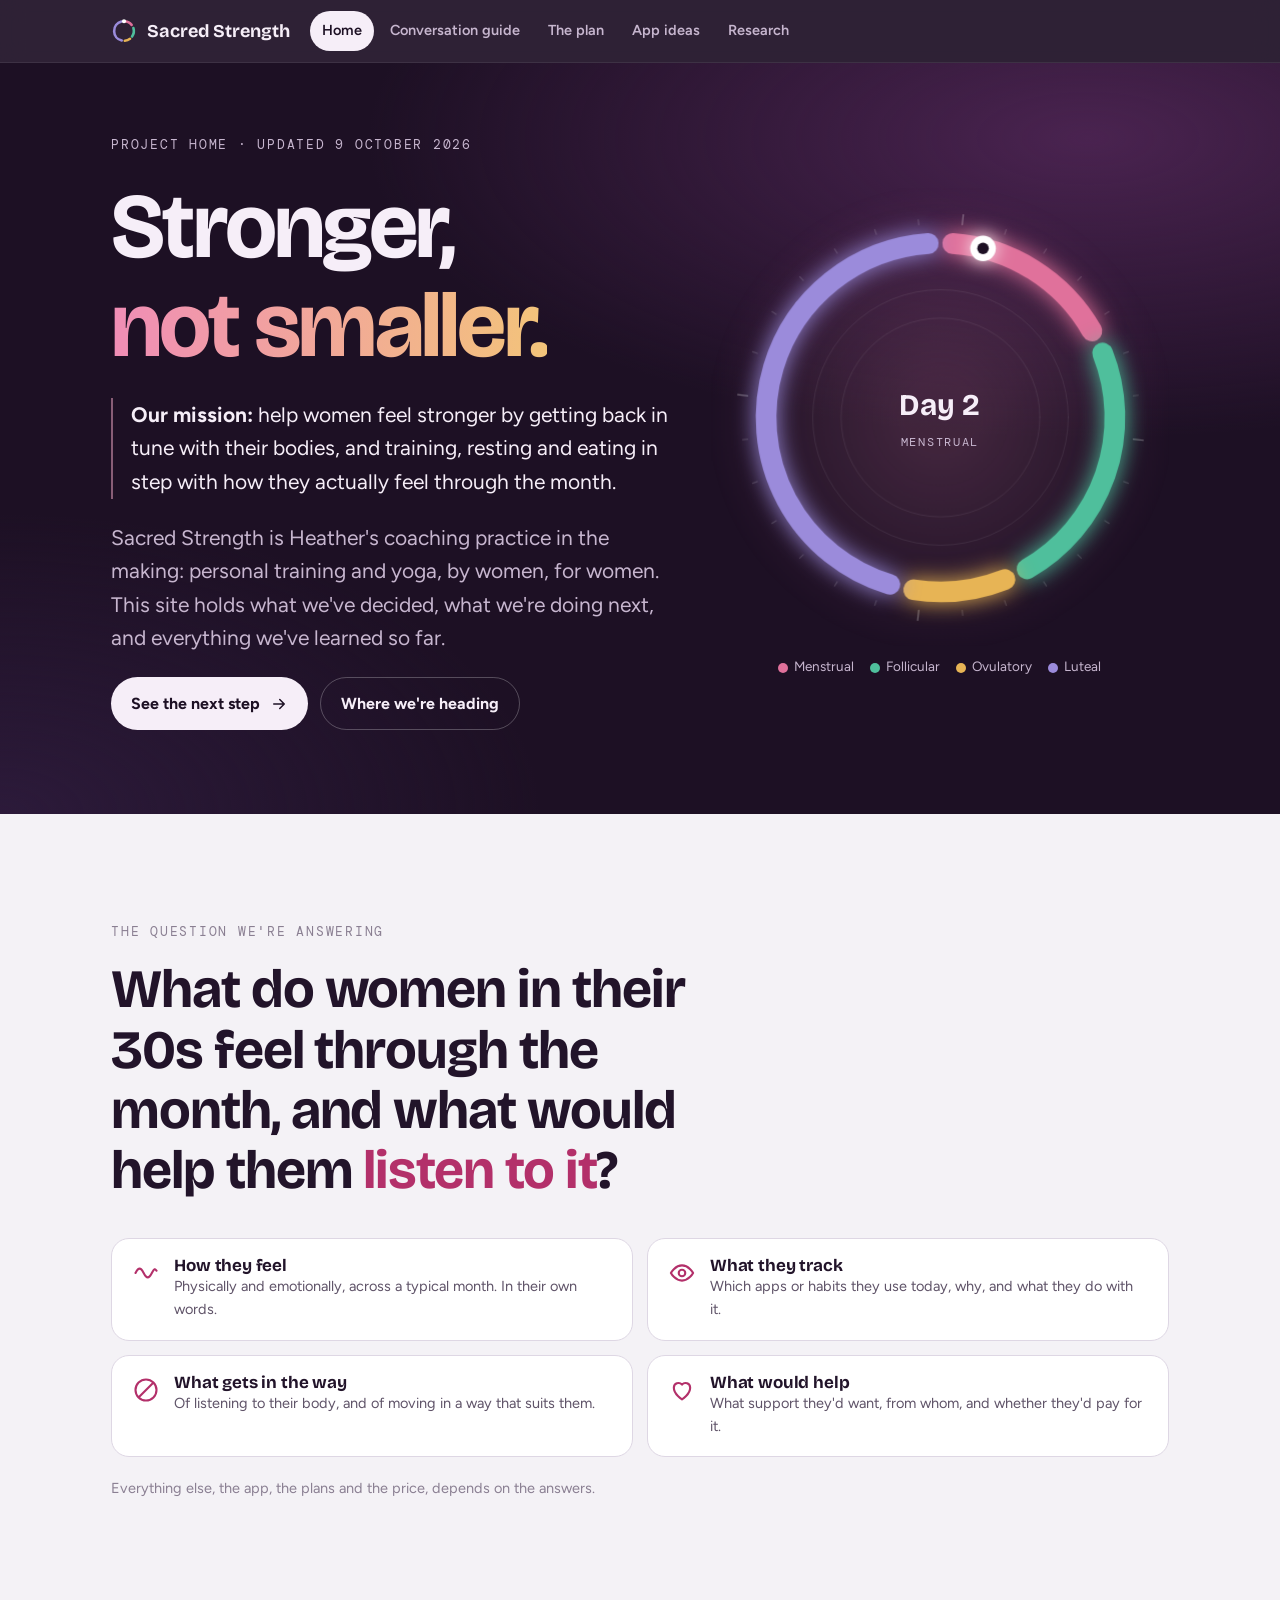
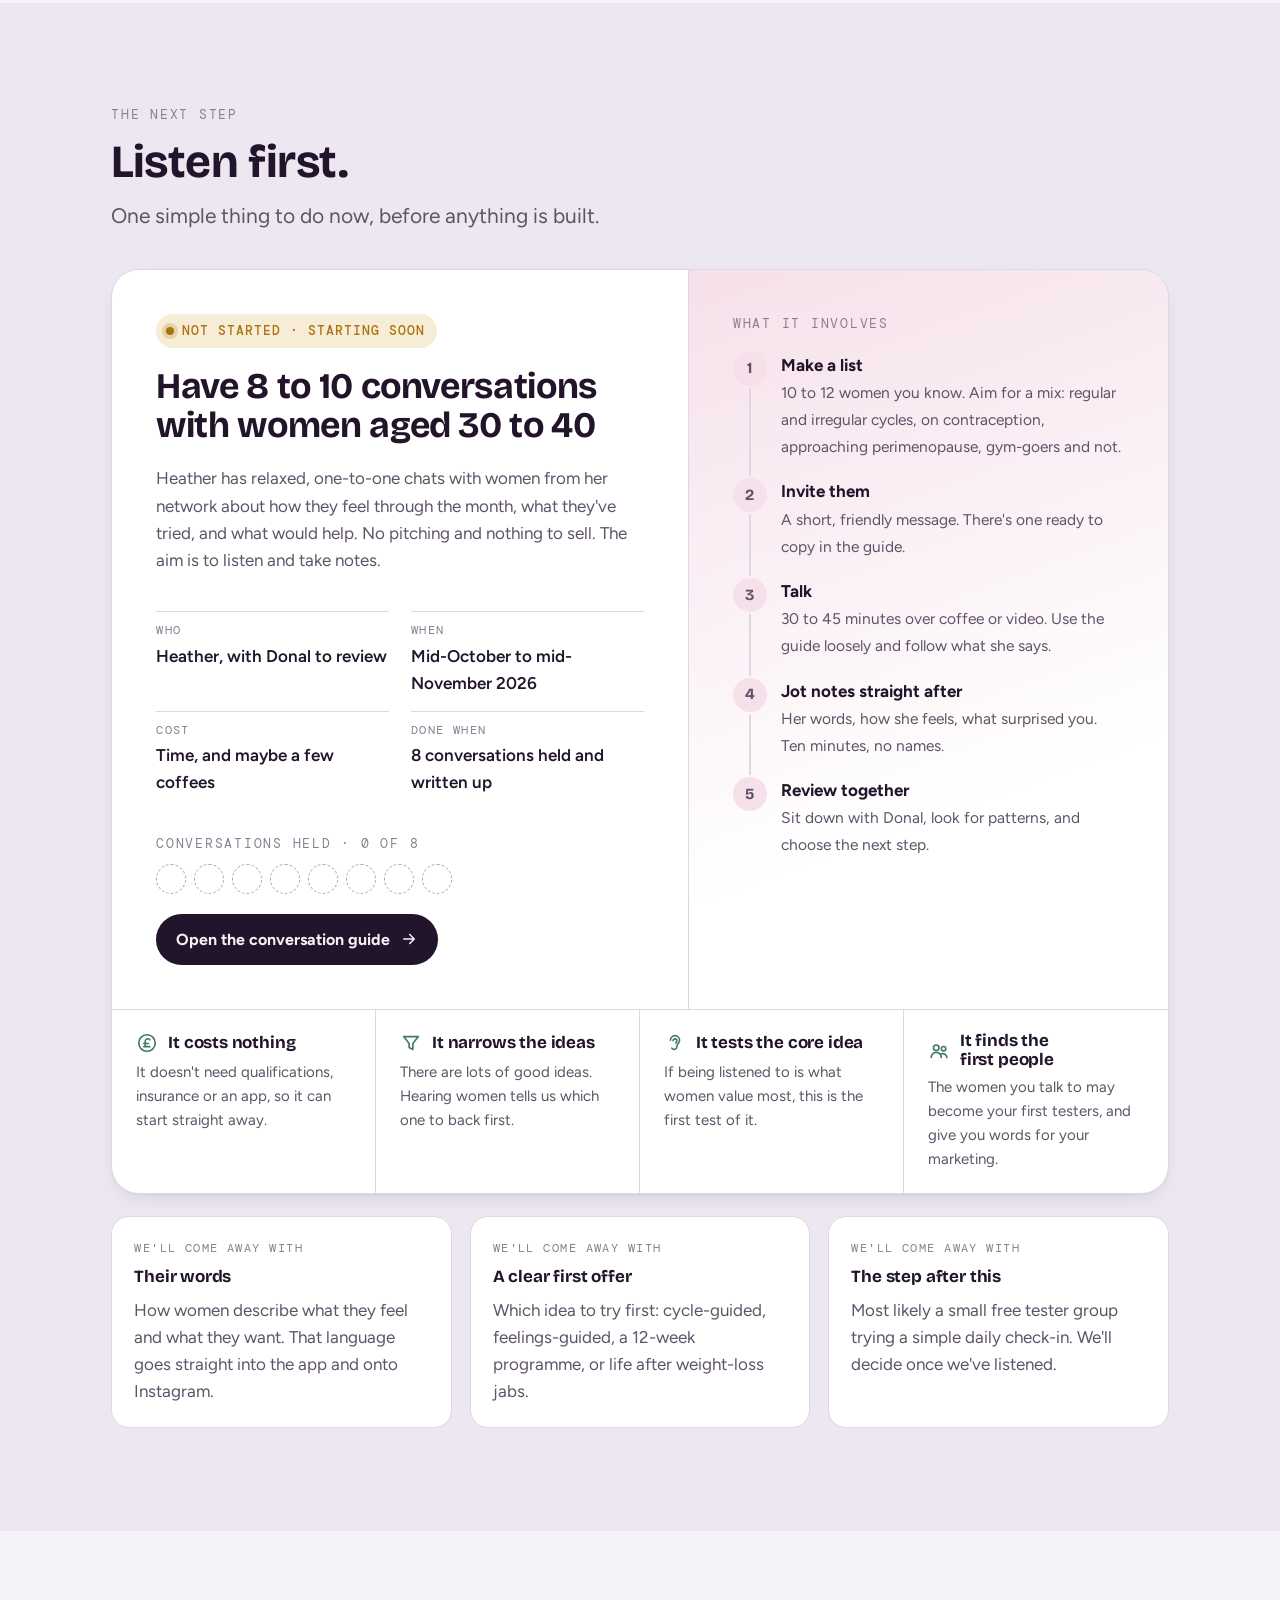
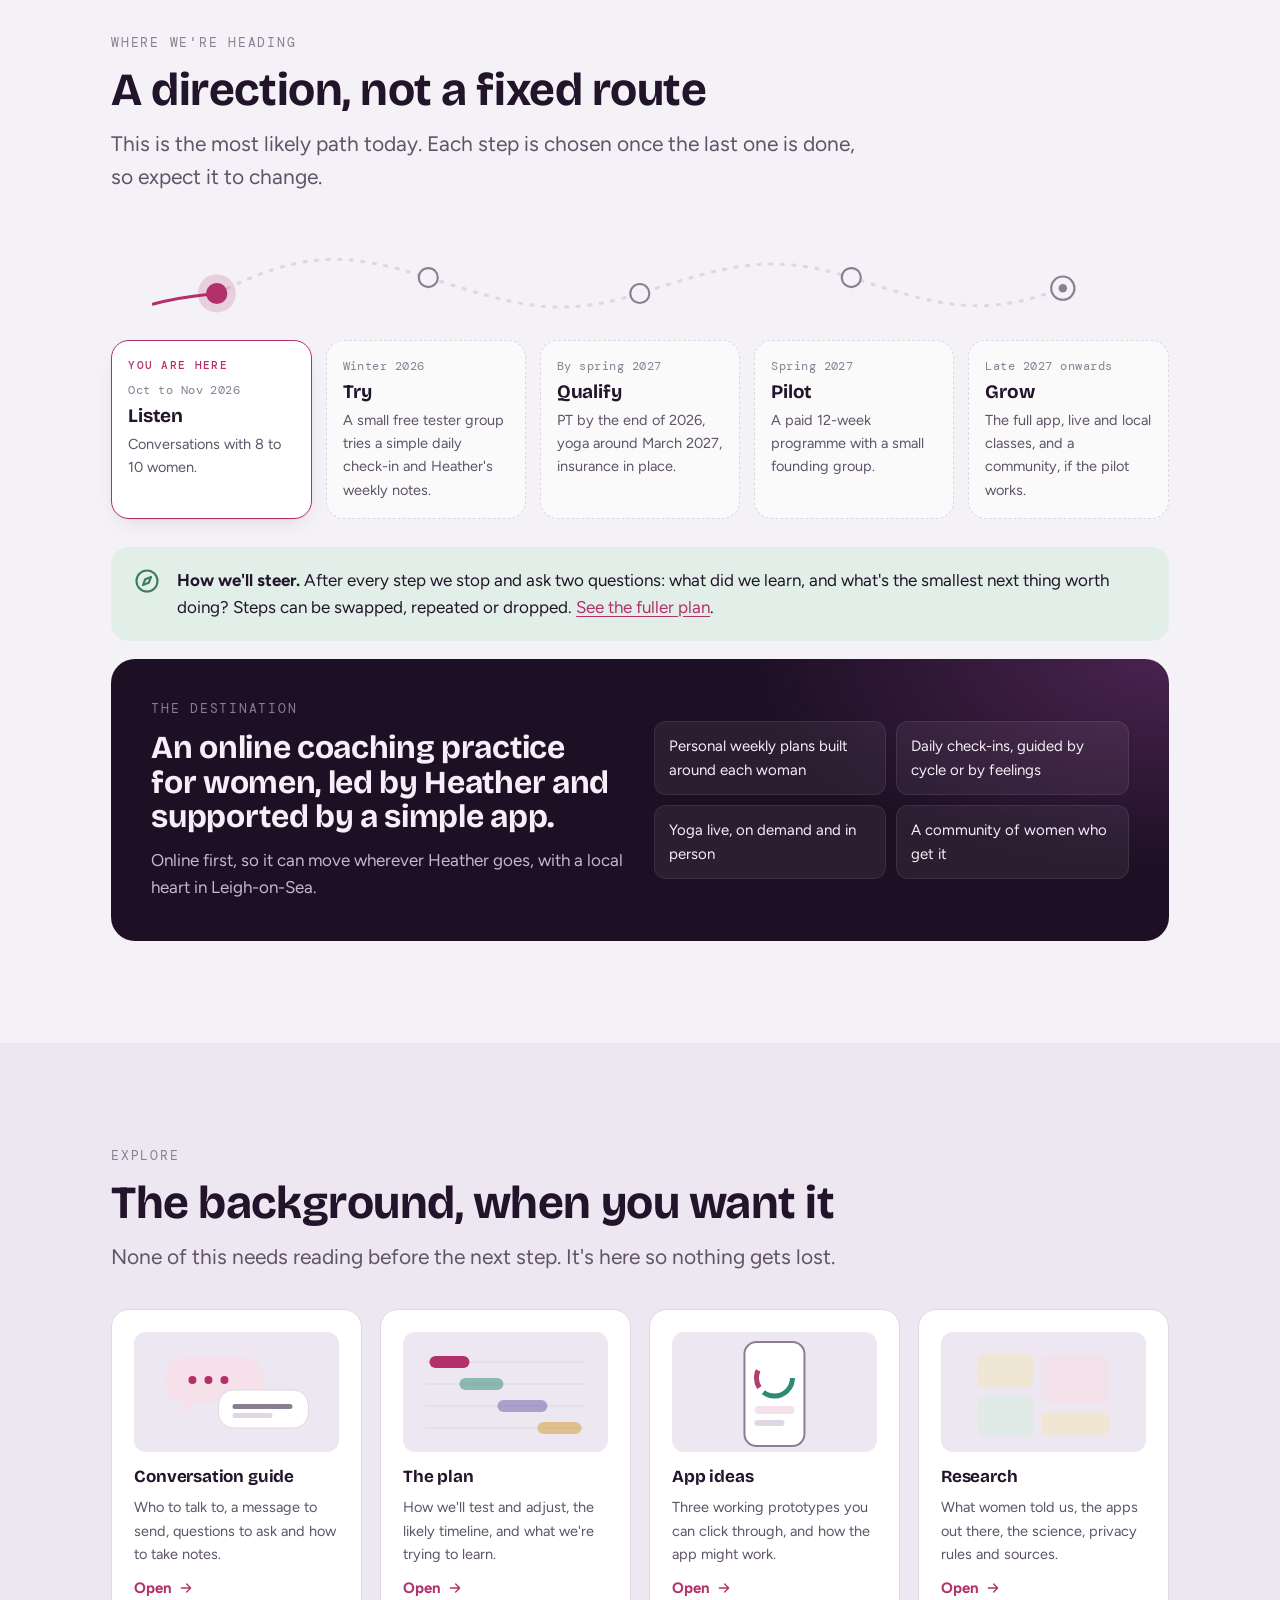
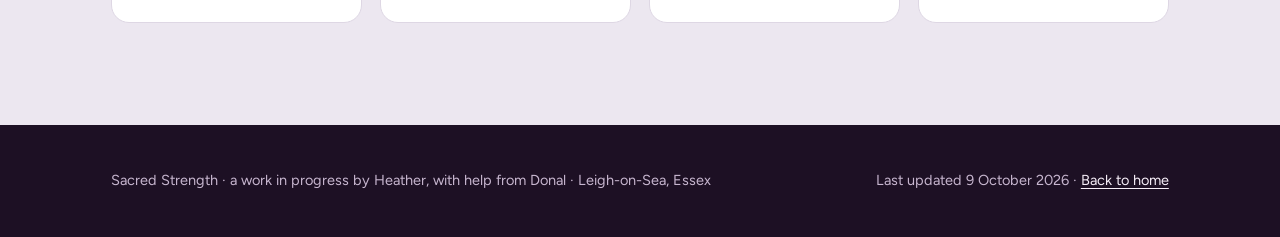
<file: index.html>
<!doctype html>
<html lang="en-GB">
<head>
<meta charset="utf-8">
<meta name="viewport" content="width=device-width,initial-scale=1,viewport-fit=cover">
<title>Sacred Strength</title>
<meta name="description" content="Project home: our mission, the question we're answering, and the next step.">
<meta name="robots" content="noindex">
<link rel="icon" href="data:image/svg+xml,<svg viewBox='0 0 32 32' xmlns='http://www.w3.org/2000/svg'><g fill='none' stroke-width='3.2' stroke-linecap='round'><path d='M16 4a12 12 0 0 1 9.4 4.5' stroke='%23E0719B'/><path d='M27.6 12.4a12 12 0 0 1-1.7 10.4' stroke='%234FBF9C'/><path d='M23.4 25.6a12 12 0 0 1-6.4 2.4' stroke='%23E7B455'/><path d='M13.2 27.7A12 12 0 0 1 12.8 4.4' stroke='%239B8BDB'/></g><circle cx='16' cy='4' r='2.6' fill='%23fff'/></svg>">
<link rel="preconnect" href="https://fonts.googleapis.com"><link rel="preconnect" href="https://fonts.gstatic.com" crossorigin><link rel="stylesheet" href="https://fonts.googleapis.com/css2?family=Bricolage+Grotesque:opsz,wght@12..96,500;12..96,700&family=DM+Mono:wght@400;500&family=Figtree:wght@400;500;600;700&display=swap">
<link rel="stylesheet" href="assets/site.css">
</head>
<body>
<header class="nav"><div class="wrap"><a class="brand" href="index.html"><svg viewBox="0 0 32 32" aria-hidden="true"><g fill="none" stroke-width="3.2" stroke-linecap="round"><path d="M16 4a12 12 0 0 1 9.4 4.5" stroke="#E0719B"/><path d="M27.6 12.4a12 12 0 0 1-1.7 10.4" stroke="#4FBF9C"/><path d="M23.4 25.6a12 12 0 0 1-6.4 2.4" stroke="#E7B455"/><path d="M13.2 27.7A12 12 0 0 1 12.8 4.4" stroke="#9B8BDB"/></g><circle cx="16" cy="4" r="2.6" fill="#fff"/></svg>Sacred Strength</a><nav aria-label="Site"><ul><li><a class="link" href="index.html" aria-current="page">Home</a></li><li><a class="link" href="guide.html">Conversation guide</a></li><li><a class="link" href="plan.html">The plan</a></li><li><a class="link" href="app.html">App ideas</a></li><li><a class="link" href="research.html">Research</a></li></ul></nav></div></header>
<main>

<section class="band">
  <div class="wrap hero">
    <div class="copy">
      <span class="eyebrow">Project home · updated 9 October 2026</span>
      <h1>Stronger, <em>not smaller.</em></h1>
      <p class="mission"><b>Our mission:</b> help women feel stronger by getting back in tune with their bodies, and training, resting and eating in step with how they actually feel through the month.</p>
      <p class="lead">Sacred Strength is Heather's coaching practice in the making: personal training and yoga, by women, for women. This site holds what we've decided, what we're doing next, and everything we've learned so far.</p>
      <div style="display:flex;gap:12px;flex-wrap:wrap">
        <a class="btn" href="#next" style="background:#F6EEF8;color:#1D1024">See the next step <svg viewBox="0 0 24 24" fill="none" stroke="currentColor" stroke-width="2" stroke-linecap="round" stroke-linejoin="round" aria-hidden="true"><path d="M5 12h14M13 6l6 6-6 6"/></svg></a>
        <a class="btn ghost" href="#journey" style="color:#F6EEF8;border-color:rgba(255,255,255,.25)">Where we're heading</a>
      </div>
    </div>
    <div>
      <div class="ringbox">
        <canvas id="ring" role="img" aria-label="A 28-day cycle shown as a ring of four phases, with a marker moving slowly around it"></canvas>
        <div class="center"><b id="ring-day">Day 9</b><span id="ring-phase">Follicular</span></div>
      </div>
      <div class="ring-legend"><span><i style="background:#E0719B"></i>Menstrual</span><span><i style="background:#4FBF9C"></i>Follicular</span><span><i style="background:#E7B455"></i>Ovulatory</span><span><i style="background:#9B8BDB"></i>Luteal</span></div>
    </div>
  </div>
</section>

<section class="s" id="question">
  <div class="wrap">
    <span class="eyebrow">The question we're answering</span>
    <p class="question" style="margin-top:16px">What do women in their 30s feel through the month, and what would help them <span class="hl">listen to it</span>?</p>
    <div class="subqs">
      <div class="subq"><svg viewBox="0 0 24 24" fill="none" stroke="currentColor" stroke-width="1.8" stroke-linecap="round" aria-hidden="true"><path d="M3 12c2.5-5 4.5-5 7 0s4.5 5 7 0 3-3 4-2"/></svg><div><h4>How they feel</h4><p class="muted small">Physically and emotionally, across a typical month. In their own words.</p></div></div>
      <div class="subq"><svg viewBox="0 0 24 24" fill="none" stroke="currentColor" stroke-width="1.8" stroke-linecap="round" stroke-linejoin="round" aria-hidden="true"><path d="M2.5 12S6 5.5 12 5.5 21.5 12 21.5 12 18 18.5 12 18.5 2.5 12 2.5 12z"/><circle cx="12" cy="12" r="2.8"/></svg><div><h4>What they track</h4><p class="muted small">Which apps or habits they use today, why, and what they do with it.</p></div></div>
      <div class="subq"><svg viewBox="0 0 24 24" fill="none" stroke="currentColor" stroke-width="1.8" stroke-linecap="round" aria-hidden="true"><circle cx="12" cy="12" r="9"/><path d="M6 18L18 6"/></svg><div><h4>What gets in the way</h4><p class="muted small">Of listening to their body, and of moving in a way that suits them.</p></div></div>
      <div class="subq"><svg viewBox="0 0 24 24" fill="none" stroke="currentColor" stroke-width="1.8" stroke-linecap="round" stroke-linejoin="round" aria-hidden="true"><path d="M12 20s-7-4.4-7-10a4 4 0 0 1 7-2.6A4 4 0 0 1 19 10c0 5.6-7 10-7 10z"/></svg><div><h4>What would help</h4><p class="muted small">What support they'd want, from whom, and whether they'd pay for it.</p></div></div>
    </div>
    <p class="note" style="margin-top:20px">Everything else, the app, the plans and the price, depends on the answers.</p>
  </div>
</section>

<section class="s alt" id="next">
  <div class="wrap">
    <div class="s-head"><span class="eyebrow">The next step</span><h2>Listen first.</h2><p class="lead">One simple thing to do now, before anything is built.</p></div>
    <article class="feature">
      <div class="feature-top">
        <div class="feature-main">
          <span class="status">Not started · starting soon</span>
          <h3 style="font-size:clamp(26px,3.2vw,36px)">Have 8 to 10 conversations with women aged 30 to 40</h3>
          <p class="muted">Heather has relaxed, one-to-one chats with women from her network about how they feel through the month, what they've tried, and what would help. No pitching and nothing to sell. The aim is to listen and take notes.</p>
          <dl class="meta">
            <div><dt>Who</dt><dd>Heather, with Donal to review</dd></div>
            <div><dt>When</dt><dd>Mid-October to mid-November 2026</dd></div>
            <div><dt>Cost</dt><dd>Time, and maybe a few coffees</dd></div>
            <div><dt>Done when</dt><dd>8 conversations held and written up</dd></div>
          </dl>
          <div class="tracker"><span class="eyebrow">Conversations held · 0 of 8</span><div class="dots" aria-label="0 of 8 conversations held"><i></i><i></i><i></i><i></i><i></i><i></i><i></i><i></i></div></div>
          <a class="btn" href="guide.html">Open the conversation guide <svg viewBox="0 0 24 24" fill="none" stroke="currentColor" stroke-width="2" stroke-linecap="round" stroke-linejoin="round" aria-hidden="true"><path d="M5 12h14M13 6l6 6-6 6"/></svg></a>
        </div>
        <div class="feature-side">
          <span class="eyebrow">What it involves</span>
          <ol class="steps">
            <li><span class="num">1</span><div><b>Make a list</b><span>10 to 12 women you know. Aim for a mix: regular and irregular cycles, on contraception, approaching perimenopause, gym-goers and not.</span></div></li>
            <li><span class="num">2</span><div><b>Invite them</b><span>A short, friendly message. There's one ready to copy in the guide.</span></div></li>
            <li><span class="num">3</span><div><b>Talk</b><span>30 to 45 minutes over coffee or video. Use the guide loosely and follow what she says.</span></div></li>
            <li><span class="num">4</span><div><b>Jot notes straight after</b><span>Her words, how she feels, what surprised you. Ten minutes, no names.</span></div></li>
            <li><span class="num">5</span><div><b>Review together</b><span>Sit down with Donal, look for patterns, and choose the next step.</span></div></li>
          </ol>
        </div>
      </div>
      <div class="feature-foot">
        <div><h4><svg viewBox="0 0 24 24" fill="none" stroke="currentColor" stroke-width="1.8" stroke-linecap="round" stroke-linejoin="round" aria-hidden="true"><circle cx="12" cy="12" r="9"/><path d="M15 8.5a2.8 2.8 0 0 0-5 1.7V16M8.5 12.5h5M8.5 16H15"/></svg>It costs nothing</h4><p>It doesn't need qualifications, insurance or an app, so it can start straight away.</p></div>
        <div><h4><svg viewBox="0 0 24 24" fill="none" stroke="currentColor" stroke-width="1.8" stroke-linecap="round" stroke-linejoin="round" aria-hidden="true"><path d="M4 5h16l-6 7.5V19l-4-2v-4.5z"/></svg>It narrows the ideas</h4><p>There are lots of good ideas. Hearing women tells us which one to back first.</p></div>
        <div><h4><svg viewBox="0 0 24 24" fill="none" stroke="currentColor" stroke-width="1.8" stroke-linecap="round" stroke-linejoin="round" aria-hidden="true"><path d="M7 9a5 5 0 0 1 10 0c0 3-3 4-3 7a3 3 0 0 1-5.5 1.6"/><path d="M10 9.5a2 2 0 0 1 4 0c0 1.2-1 1.6-1 2.8"/></svg>It tests the core idea</h4><p>If being listened to is what women value most, this is the first test of it.</p></div>
        <div><h4><svg viewBox="0 0 24 24" fill="none" stroke="currentColor" stroke-width="1.8" stroke-linecap="round" stroke-linejoin="round" aria-hidden="true"><circle cx="9" cy="8.5" r="3"/><circle cx="17" cy="9.5" r="2.4"/><path d="M3.5 19a5.5 5.5 0 0 1 11 0M14.5 15.2a4.3 4.3 0 0 1 6 3.8"/></svg>It finds the first people</h4><p>The women you talk to may become your first testers, and give you words for your marketing.</p></div>
      </div>
    </article>

    <div class="grid g3" style="margin-top:22px">
      <div class="card"><span class="k">We'll come away with</span><h4>Their words</h4><p>How women describe what they feel and what they want. That language goes straight into the app and onto Instagram.</p></div>
      <div class="card"><span class="k">We'll come away with</span><h4>A clear first offer</h4><p>Which idea to try first: cycle-guided, feelings-guided, a 12-week programme, or life after weight-loss jabs.</p></div>
      <div class="card"><span class="k">We'll come away with</span><h4>The step after this</h4><p>Most likely a small free tester group trying a simple daily check-in. We'll decide once we've listened.</p></div>
    </div>
  </div>
</section>

<section class="s" id="journey">
  <div class="wrap">
    <div class="s-head"><span class="eyebrow">Where we're heading</span><h2>A direction, not a fixed route</h2><p class="lead">This is the most likely path today. Each step is chosen once the last one is done, so expect it to change.</p></div>
    <div class="journey">
      <svg class="path" viewBox="0 0 1000 110" aria-hidden="true">
        <path d="M100 60 C 180 20, 220 20, 300 45 S 420 85, 500 60 S 620 20, 700 45 S 820 85, 900 55" fill="none" stroke="var(--line)" stroke-width="3" stroke-dasharray="2 9" stroke-linecap="round"/>
        <path d="M40 70 C 70 62, 85 62, 100 60" fill="none" stroke="var(--rose)" stroke-width="3" stroke-linecap="round"/>
        <circle cx="100" cy="60" r="18" fill="var(--rose)" opacity=".18"/><circle cx="100" cy="60" r="10" fill="var(--rose)"/>
        <circle cx="300" cy="45" r="9" fill="var(--bg)" stroke="var(--ink-3)" stroke-width="2"/>
        <circle cx="500" cy="60" r="9" fill="var(--bg)" stroke="var(--ink-3)" stroke-width="2"/>
        <circle cx="700" cy="45" r="9" fill="var(--bg)" stroke="var(--ink-3)" stroke-width="2"/>
        <circle cx="900" cy="55" r="11" fill="var(--bg)" stroke="var(--ink-3)" stroke-width="2"/><circle cx="900" cy="55" r="4" fill="var(--ink-3)"/>
      </svg>
      <div class="stations">
        <div class="station now"><span class="here">You are here</span><span class="when">Oct to Nov 2026</span><h4>Listen</h4><p>Conversations with 8 to 10 women.</p></div>
        <div class="station"><span class="when">Winter 2026</span><h4>Try</h4><p>A small free tester group tries a simple daily check-in and Heather's weekly notes.</p></div>
        <div class="station"><span class="when">By spring 2027</span><h4>Qualify</h4><p>PT by the end of 2026, yoga around March 2027, insurance in place.</p></div>
        <div class="station"><span class="when">Spring 2027</span><h4>Pilot</h4><p>A paid 12-week programme with a small founding group.</p></div>
        <div class="station"><span class="when">Late 2027 onwards</span><h4>Grow</h4><p>The full app, live and local classes, and a community, if the pilot works.</p></div>
      </div>
    </div>
    <div class="flex-note"><svg viewBox="0 0 24 24" fill="none" stroke="currentColor" stroke-width="1.8" stroke-linecap="round" stroke-linejoin="round" aria-hidden="true"><circle cx="12" cy="12" r="9"/><path d="M15.5 8.5l-2 5-5 2 2-5z"/></svg><p><b>How we'll steer.</b> After every step we stop and ask two questions: what did we learn, and what's the smallest next thing worth doing? Steps can be swapped, repeated or dropped. <a href="plan.html">See the fuller plan</a>.</p></div>
    <div class="destination">
      <div class="stack" style="--gap:12px"><span class="eyebrow">The destination</span><h3 style="font-size:clamp(24px,3vw,32px)">An online coaching practice for women, led by Heather and supported by a simple app.</h3><p>Online first, so it can move wherever Heather goes, with a local heart in Leigh-on-Sea.</p></div>
      <ul><li>Personal weekly plans built around each woman</li><li>Daily check-ins, guided by cycle or by feelings</li><li>Yoga live, on demand and in person</li><li>A community of women who get it</li></ul>
    </div>
  </div>
</section>

<section class="s alt explore" id="explore">
  <div class="wrap">
    <div class="s-head"><span class="eyebrow">Explore</span><h2>The background, when you want it</h2><p class="lead">None of this needs reading before the next step. It's here so nothing gets lost.</p></div>
    <div class="grid g4">
      <a class="card" href="guide.html"><div class="art"><svg viewBox="0 0 200 120" aria-hidden="true"><rect x="30" y="26" width="96" height="44" rx="16" fill="var(--rose-soft)"/><path d="M50 70l-6 14 18-14z" fill="var(--rose-soft)"/><rect x="82" y="58" width="90" height="38" rx="15" fill="var(--surface)" stroke="var(--line)"/><circle cx="56" cy="48" r="4" fill="var(--rose)"/><circle cx="72" cy="48" r="4" fill="var(--rose)"/><circle cx="88" cy="48" r="4" fill="var(--rose)"/><rect x="96" y="72" width="60" height="5" rx="2.5" fill="var(--ink-3)"/><rect x="96" y="81" width="40" height="5" rx="2.5" fill="var(--line)"/></svg></div><h4>Conversation guide</h4><p class="small">Who to talk to, a message to send, questions to ask and how to take notes.</p><span class="go">Open <svg viewBox="0 0 24 24" fill="none" stroke="currentColor" stroke-width="2" stroke-linecap="round" stroke-linejoin="round" aria-hidden="true" width="16" height="16"><path d="M5 12h14M13 6l6 6-6 6"/></svg></span></a>
      <a class="card" href="plan.html"><div class="art"><svg viewBox="0 0 200 120" aria-hidden="true"><g stroke="var(--line)"><path d="M20 30h160M20 52h160M20 74h160M20 96h160"/></g><rect x="24" y="24" width="40" height="12" rx="6" fill="var(--rose)"/><rect x="54" y="46" width="44" height="12" rx="6" fill="var(--fol)" opacity=".5"/><rect x="92" y="68" width="50" height="12" rx="6" fill="var(--lut)" opacity=".5"/><rect x="132" y="90" width="44" height="12" rx="6" fill="var(--ovu)" opacity=".5"/></svg></div><h4>The plan</h4><p class="small">How we'll test and adjust, the likely timeline, and what we're trying to learn.</p><span class="go">Open <svg viewBox="0 0 24 24" fill="none" stroke="currentColor" stroke-width="2" stroke-linecap="round" stroke-linejoin="round" aria-hidden="true" width="16" height="16"><path d="M5 12h14M13 6l6 6-6 6"/></svg></span></a>
      <a class="card" href="app.html"><div class="art"><svg viewBox="0 0 200 120" aria-hidden="true"><rect x="70" y="10" width="60" height="104" rx="12" fill="var(--surface)" stroke="var(--ink-3)" stroke-width="2"/><circle cx="100" cy="46" r="18" fill="none" stroke="var(--fol)" stroke-width="5" stroke-dasharray="40 80"/><circle cx="100" cy="46" r="18" fill="none" stroke="var(--men)" stroke-width="5" stroke-dasharray="18 120" stroke-dashoffset="-46"/><rect x="80" y="74" width="40" height="8" rx="4" fill="var(--rose-soft)"/><rect x="80" y="88" width="30" height="6" rx="3" fill="var(--line)"/></svg></div><h4>App ideas</h4><p class="small">Three working prototypes you can click through, and how the app might work.</p><span class="go">Open <svg viewBox="0 0 24 24" fill="none" stroke="currentColor" stroke-width="2" stroke-linecap="round" stroke-linejoin="round" aria-hidden="true" width="16" height="16"><path d="M5 12h14M13 6l6 6-6 6"/></svg></span></a>
      <a class="card" href="research.html"><div class="art"><svg viewBox="0 0 200 120" aria-hidden="true"><rect x="34" y="22" width="56" height="34" rx="8" fill="color-mix(in srgb,var(--gold) 18%,var(--surface))"/><rect x="98" y="22" width="68" height="50" rx="8" fill="color-mix(in srgb,var(--rose) 14%,var(--surface))"/><rect x="34" y="64" width="56" height="40" rx="8" fill="color-mix(in srgb,var(--sage) 16%,var(--surface))"/><rect x="98" y="80" width="68" height="24" rx="8" fill="color-mix(in srgb,var(--gold) 18%,var(--surface))"/></svg></div><h4>Research</h4><p class="small">What women told us, the apps out there, the science, privacy rules and sources.</p><span class="go">Open <svg viewBox="0 0 24 24" fill="none" stroke="currentColor" stroke-width="2" stroke-linecap="round" stroke-linejoin="round" aria-hidden="true" width="16" height="16"><path d="M5 12h14M13 6l6 6-6 6"/></svg></span></a>
    </div>
  </div>
</section>

</main>
<footer><div class="wrap"><span>Sacred Strength · a work in progress by Heather, with help from Donal · Leigh-on-Sea, Essex</span><span>Last updated 9 October 2026 · <a href="index.html">Back to home</a></span></div></footer>
<script src="assets/site.js"></script>
</body>
</html>
</file>
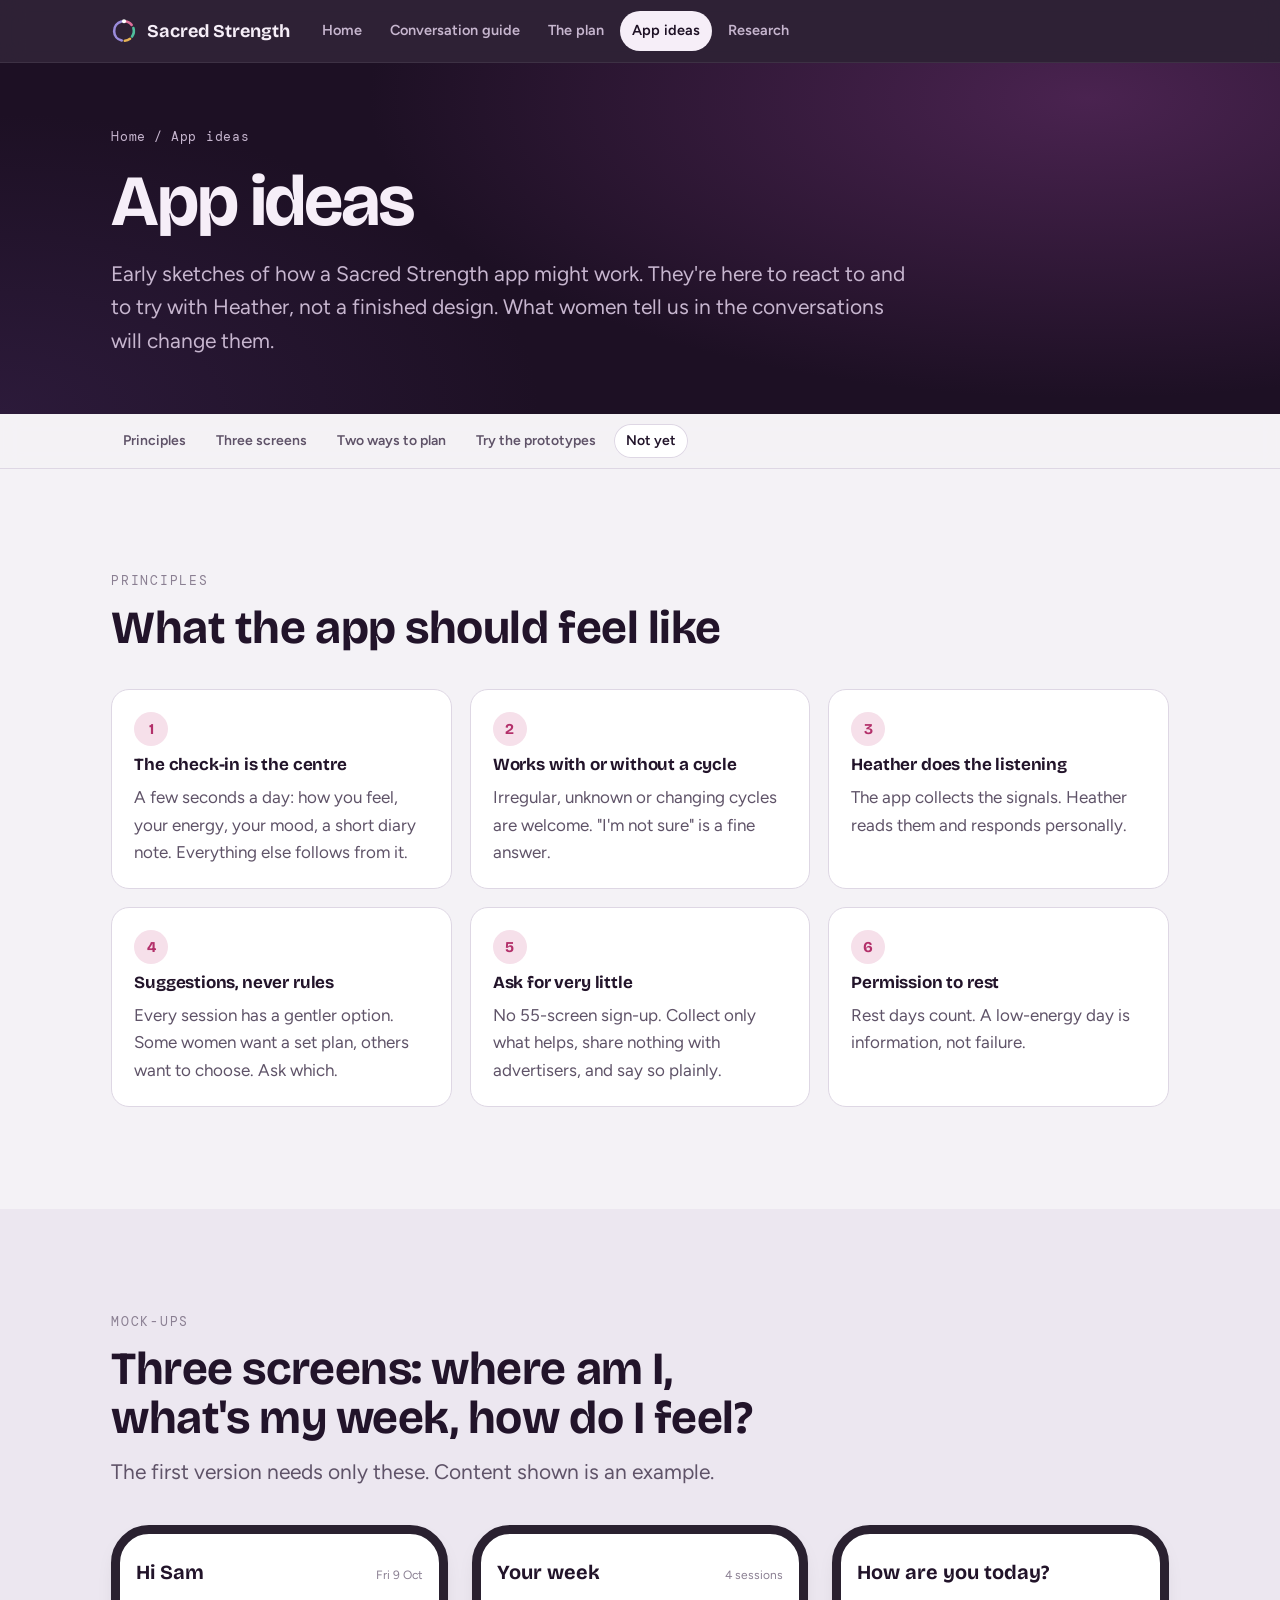
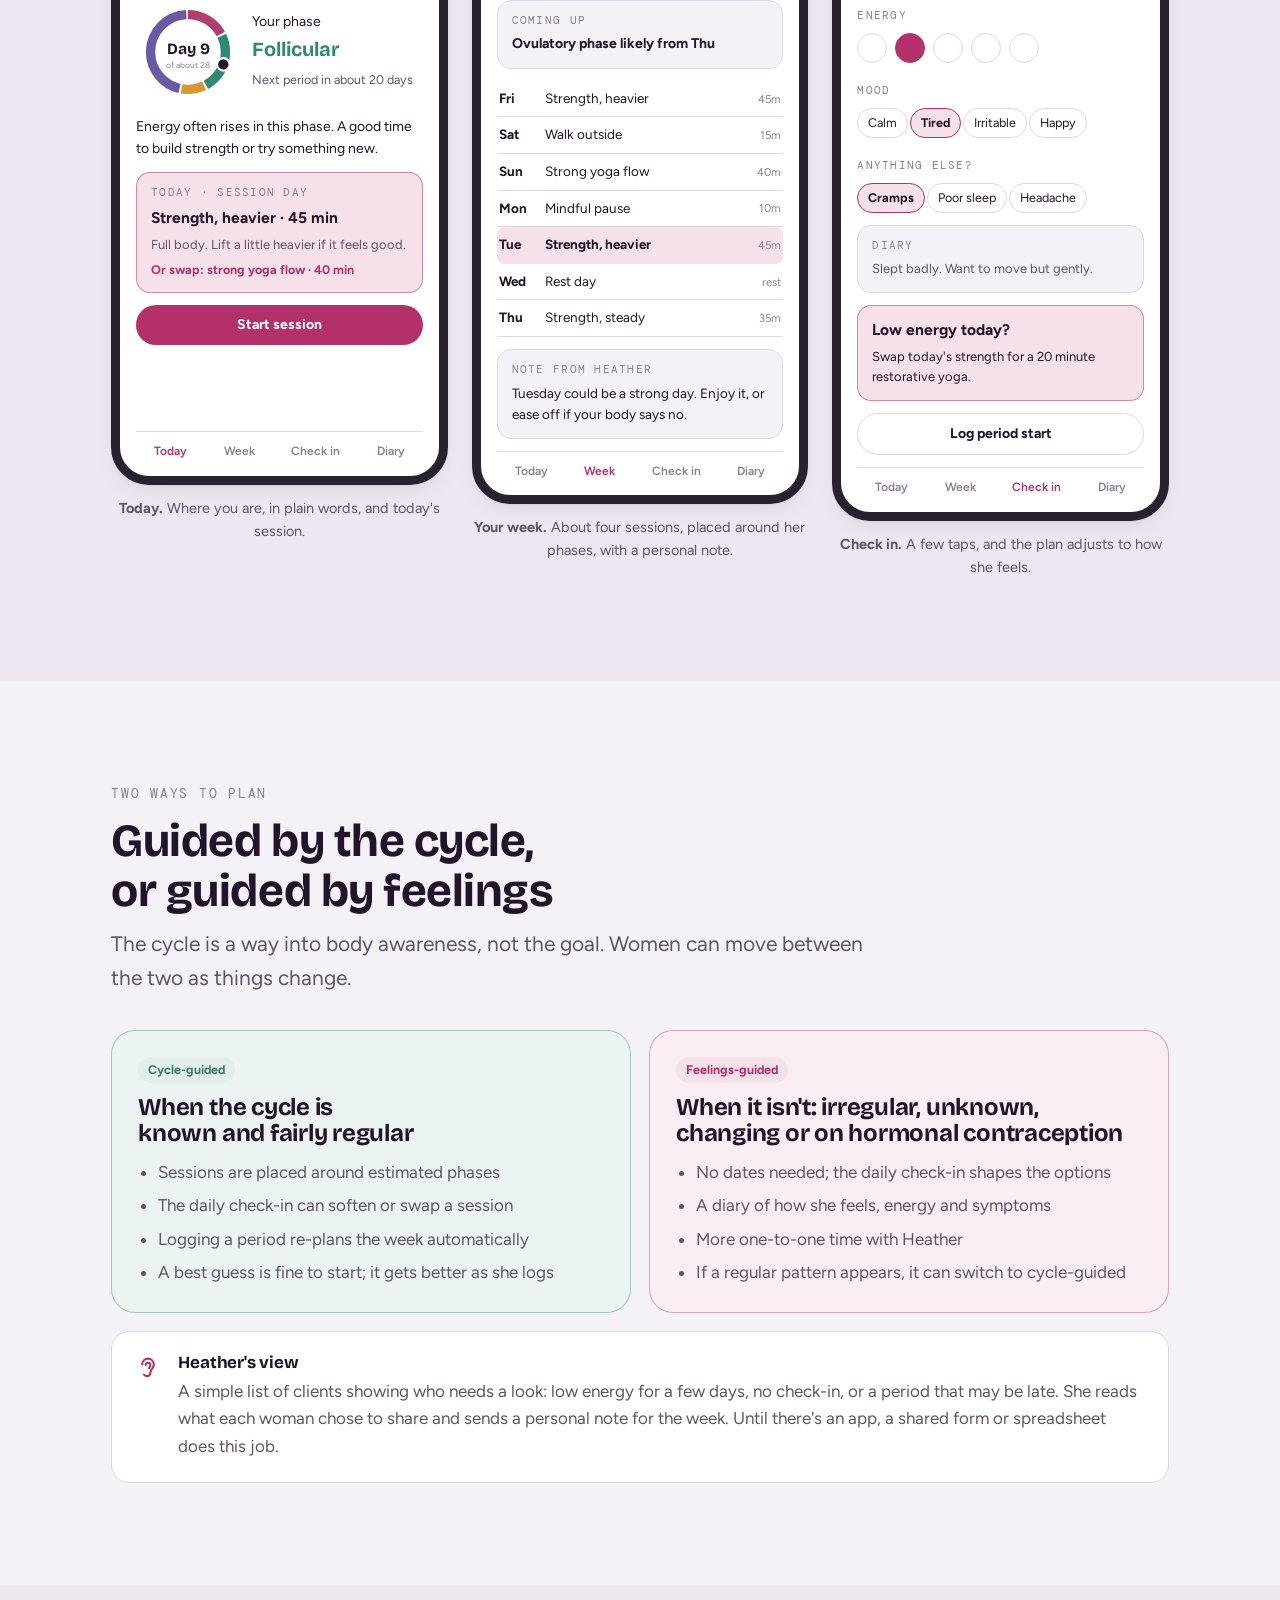
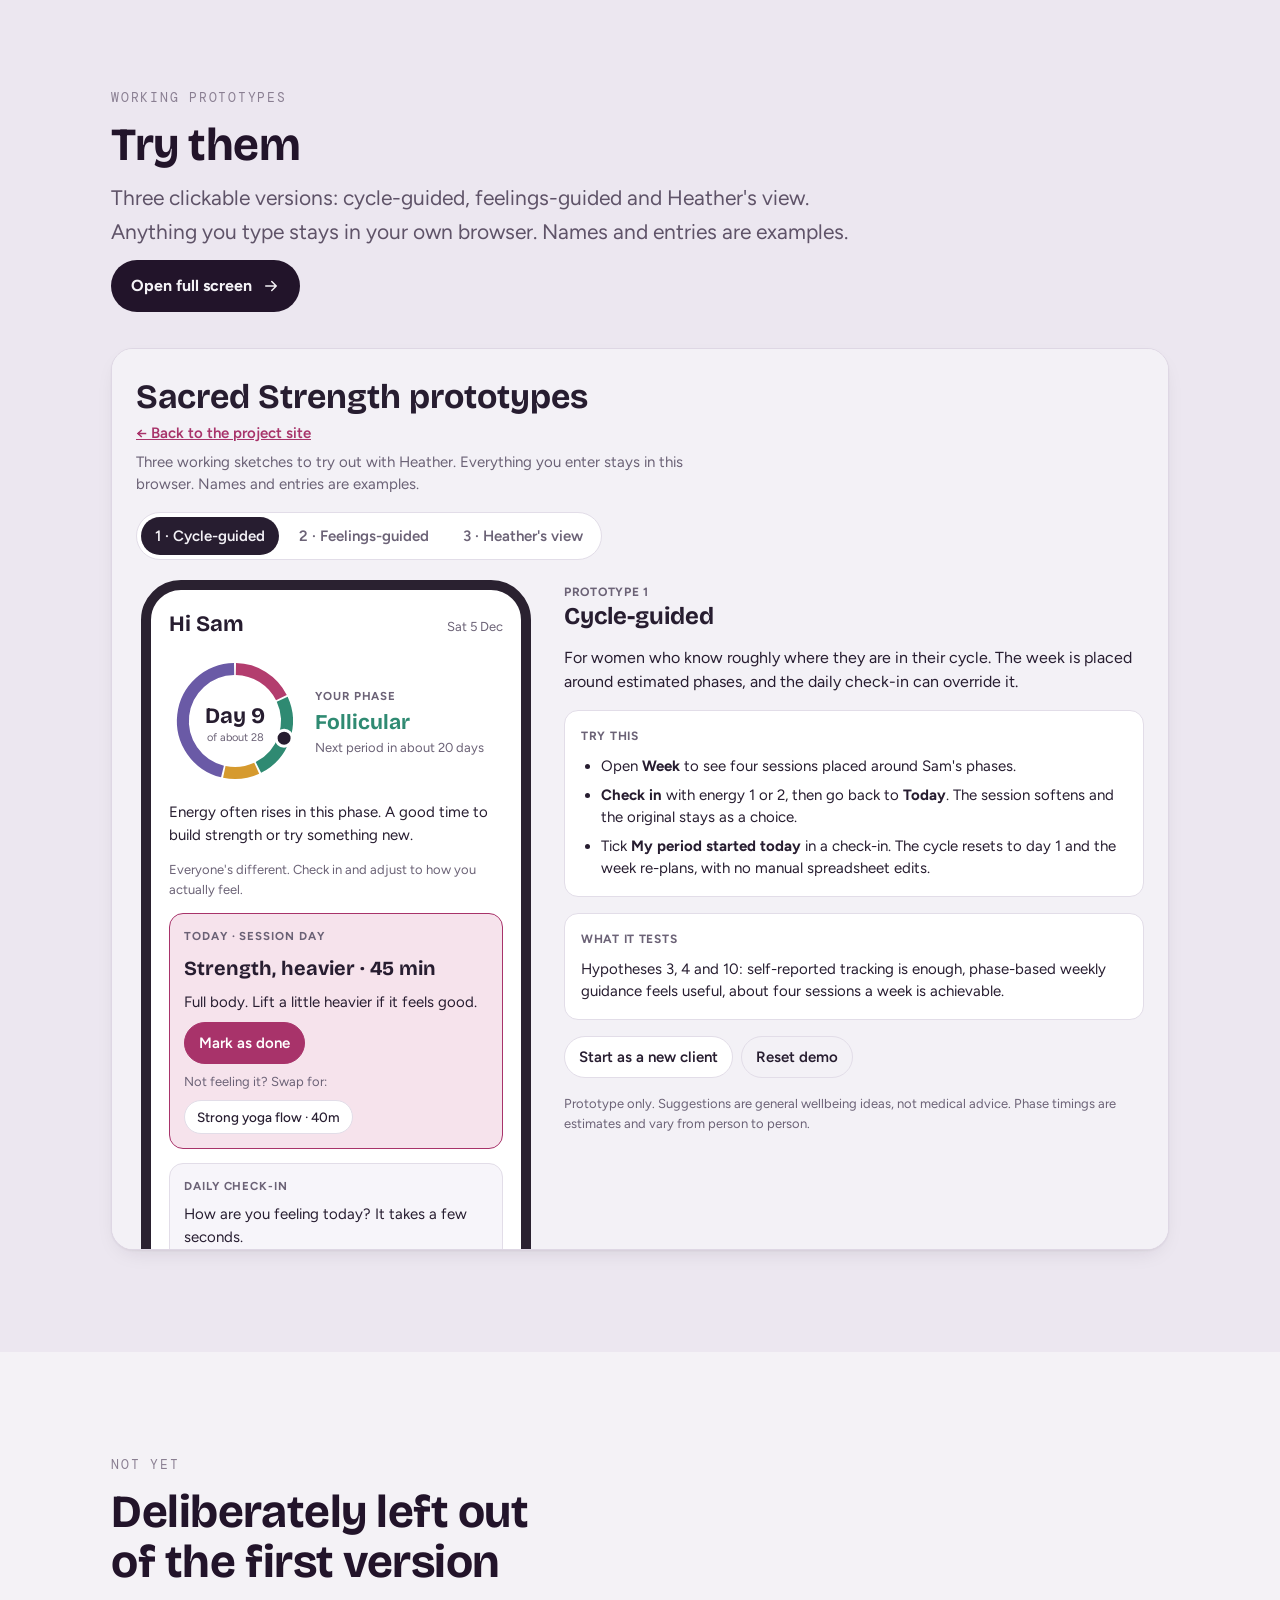
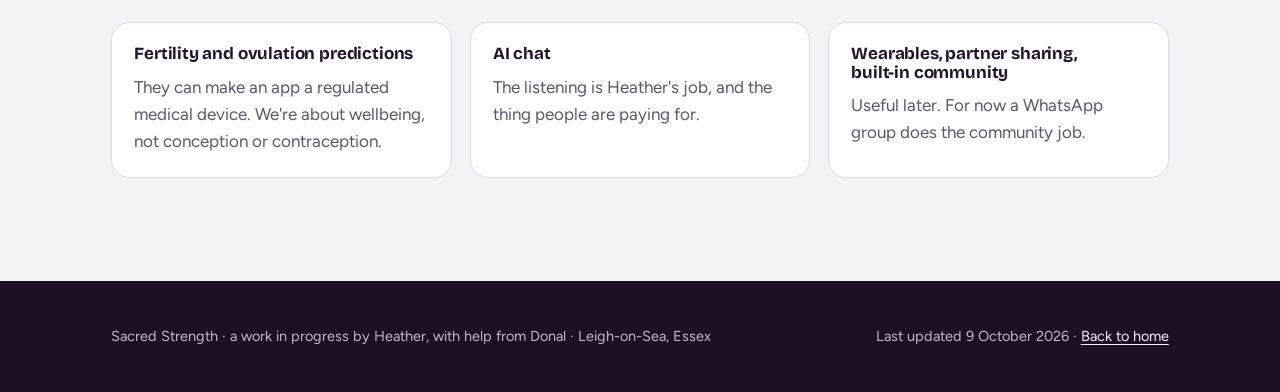
<file: app.html>
<!doctype html>
<html lang="en-GB">
<head>
<meta charset="utf-8">
<meta name="viewport" content="width=device-width,initial-scale=1,viewport-fit=cover">
<title>Sacred Strength · App ideas</title>
<meta name="description" content="Mock-ups and working prototypes of the Sacred Strength app.">
<meta name="robots" content="noindex">
<link rel="icon" href="data:image/svg+xml,<svg viewBox='0 0 32 32' xmlns='http://www.w3.org/2000/svg'><g fill='none' stroke-width='3.2' stroke-linecap='round'><path d='M16 4a12 12 0 0 1 9.4 4.5' stroke='%23E0719B'/><path d='M27.6 12.4a12 12 0 0 1-1.7 10.4' stroke='%234FBF9C'/><path d='M23.4 25.6a12 12 0 0 1-6.4 2.4' stroke='%23E7B455'/><path d='M13.2 27.7A12 12 0 0 1 12.8 4.4' stroke='%239B8BDB'/></g><circle cx='16' cy='4' r='2.6' fill='%23fff'/></svg>">
<link rel="preconnect" href="https://fonts.googleapis.com"><link rel="preconnect" href="https://fonts.gstatic.com" crossorigin><link rel="stylesheet" href="https://fonts.googleapis.com/css2?family=Bricolage+Grotesque:opsz,wght@12..96,500;12..96,700&family=DM+Mono:wght@400;500&family=Figtree:wght@400;500;600;700&display=swap">
<link rel="stylesheet" href="assets/site.css">
</head>
<body>
<header class="nav"><div class="wrap"><a class="brand" href="index.html"><svg viewBox="0 0 32 32" aria-hidden="true"><g fill="none" stroke-width="3.2" stroke-linecap="round"><path d="M16 4a12 12 0 0 1 9.4 4.5" stroke="#E0719B"/><path d="M27.6 12.4a12 12 0 0 1-1.7 10.4" stroke="#4FBF9C"/><path d="M23.4 25.6a12 12 0 0 1-6.4 2.4" stroke="#E7B455"/><path d="M13.2 27.7A12 12 0 0 1 12.8 4.4" stroke="#9B8BDB"/></g><circle cx="16" cy="4" r="2.6" fill="#fff"/></svg>Sacred Strength</a><nav aria-label="Site"><ul><li><a class="link" href="index.html">Home</a></li><li><a class="link" href="guide.html">Conversation guide</a></li><li><a class="link" href="plan.html">The plan</a></li><li><a class="link" href="app.html" aria-current="page">App ideas</a></li><li><a class="link" href="research.html">Research</a></li></ul></nav></div></header>
<main>

<section class="band">
  <div class="wrap pagehead">
    <div class="crumbs"><a href="index.html">Home</a><span>/</span><span>App ideas</span></div>
    <h1>App ideas</h1>
    <p class="lead">Early sketches of how a Sacred Strength app might work. They're here to react to and to try with Heather, not a finished design. What women tell us in the conversations will change them.</p>
  </div>
</section>
<nav class="subnav" aria-label="On this page"><ul><li><a href="#principles">Principles</a></li><li><a href="#screens">Three screens</a></li><li><a href="#modes">Two ways to plan</a></li><li><a href="#try">Try the prototypes</a></li><li><a href="#later">Not yet</a></li></ul></nav>

<section class="s" id="principles">
  <div class="wrap">
    <div class="s-head"><span class="eyebrow">Principles</span><h2>What the app should feel like</h2></div>
    <div class="grid g3">
      <div class="card"><span class="num">1</span><h4>The check-in is the centre</h4><p>A few seconds a day: how you feel, your energy, your mood, a short diary note. Everything else follows from it.</p></div>
      <div class="card"><span class="num">2</span><h4>Works with or without a cycle</h4><p>Irregular, unknown or changing cycles are welcome. "I'm not sure" is a fine answer.</p></div>
      <div class="card"><span class="num">3</span><h4>Heather does the listening</h4><p>The app collects the signals. Heather reads them and responds personally.</p></div>
      <div class="card"><span class="num">4</span><h4>Suggestions, never rules</h4><p>Every session has a gentler option. Some women want a set plan, others want to choose. Ask which.</p></div>
      <div class="card"><span class="num">5</span><h4>Ask for very little</h4><p>No 55-screen sign-up. Collect only what helps, share nothing with advertisers, and say so plainly.</p></div>
      <div class="card"><span class="num">6</span><h4>Permission to rest</h4><p>Rest days count. A low-energy day is information, not failure.</p></div>
    </div>
  </div>
</section>

<section class="s alt" id="screens">
  <div class="wrap">
    <div class="s-head"><span class="eyebrow">Mock-ups</span><h2>Three screens: where am I, what's my week, how do I feel?</h2><p class="lead">The first version needs only these. Content shown is an example.</p></div>
    <div class="phones">
      <div><div class="mphone">
        <div class="bar"><b>Hi Sam</b><span>Fri 9 Oct</span></div>
        <div style="display:flex;gap:12px;align-items:center"><svg viewBox="0 0 100 100" width="104" height="104" aria-hidden="true"><circle cx="50" cy="50" r="36" fill="none" stroke="var(--men)" stroke-width="9" stroke-dasharray="38.4 226.2" stroke-dashoffset="0.0" transform="rotate(-90 50 50)"/><circle cx="50" cy="50" r="36" fill="none" stroke="var(--fol)" stroke-width="9" stroke-dasharray="54.5 226.2" stroke-dashoffset="-40.4" transform="rotate(-90 50 50)"/><circle cx="50" cy="50" r="36" fill="none" stroke="var(--ovu)" stroke-width="9" stroke-dasharray="22.2 226.2" stroke-dashoffset="-96.9" transform="rotate(-90 50 50)"/><circle cx="50" cy="50" r="36" fill="none" stroke="var(--lut)" stroke-width="9" stroke-dasharray="103.0 226.2" stroke-dashoffset="-121.2" transform="rotate(-90 50 50)"/><circle cx="84.0" cy="61.9" r="6" fill="var(--ink)" stroke="var(--surface)" stroke-width="2"/><text x="50" y="52" text-anchor="middle" font-family="Bricolage Grotesque, system-ui" font-weight="700" font-size="15" fill="var(--ink)">Day 9</text><text x="50" y="65" text-anchor="middle" font-size="8" fill="var(--ink-3)">of about 28</text></svg><div><span class="mcard t" style="border:0;padding:0;background:none">Your phase</span><div style="font-family:var(--display);font-weight:700;font-size:20px;color:var(--fol)">Follicular</div><small class="muted" style="font-size:12.5px">Next period in about 20 days</small></div></div>
        <p style="font-size:14px">Energy often rises in this phase. A good time to build strength or try something new.</p>
        <div class="mcard hl"><span class="t">Today · session day</span><b>Strength, heavier · 45 min</b><span class="muted" style="font-size:13px">Full body. Lift a little heavier if it feels good.</span><span style="font-size:12.5px;color:var(--rose);font-weight:700">Or swap: strong yoga flow · 40 min</span></div>
        <div class="mbtn">Start session</div>
        <div class="mnav"><span class="on">Today</span><span>Week</span><span>Check in</span><span>Diary</span></div>
      </div><p class="cap"><b>Today.</b> Where you are, in plain words, and today's session.</p></div>

      <div><div class="mphone">
        <div class="bar"><b>Your week</b><span>4 sessions</span></div>
        <div class="mcard"><span class="t">Coming up</span><b style="font-size:14px">Ovulatory phase likely from Thu</b></div>
        <div>
          <div class="mrow"><b>Fri</b><span>Strength, heavier</span><small>45m</small></div>
          <div class="mrow"><b>Sat</b><span>Walk outside</span><small>15m</small></div>
          <div class="mrow"><b>Sun</b><span>Strong yoga flow</span><small>40m</small></div>
          <div class="mrow"><b>Mon</b><span>Mindful pause</span><small>10m</small></div>
          <div class="mrow on"><b>Tue</b><span><b>Strength, heavier</b></span><small>45m</small></div>
          <div class="mrow"><b>Wed</b><span>Rest day</span><small>rest</small></div>
          <div class="mrow"><b>Thu</b><span>Strength, steady</span><small>35m</small></div>
        </div>
        <div class="mcard"><span class="t">Note from Heather</span><span style="font-size:13.5px">Tuesday could be a strong day. Enjoy it, or ease off if your body says no.</span></div>
        <div class="mnav"><span>Today</span><span class="on">Week</span><span>Check in</span><span>Diary</span></div>
      </div><p class="cap"><b>Your week.</b> About four sessions, placed around her phases, with a personal note.</p></div>

      <div><div class="mphone">
        <div class="bar"><b>How are you today?</b></div>
        <div><span class="t mono" style="font-size:10.5px;color:var(--ink-3);letter-spacing:.12em">ENERGY</span><div class="edots" style="margin-top:6px"><i></i><i class="on"></i><i></i><i></i><i></i></div></div>
        <div><span class="mono" style="font-size:10.5px;color:var(--ink-3);letter-spacing:.12em">MOOD</span><div style="margin-top:4px"><span class="mchip">Calm</span><span class="mchip on">Tired</span><span class="mchip">Irritable</span><span class="mchip">Happy</span></div></div>
        <div><span class="mono" style="font-size:10.5px;color:var(--ink-3);letter-spacing:.12em">ANYTHING ELSE?</span><div style="margin-top:4px"><span class="mchip on">Cramps</span><span class="mchip">Poor sleep</span><span class="mchip">Headache</span></div></div>
        <div class="mcard" style="min-height:58px"><span class="t">Diary</span><span class="muted" style="font-size:13px">Slept badly. Want to move but gently.</span></div>
        <div class="mcard hl"><b>Low energy today?</b><span style="font-size:13px">Swap today's strength for a 20 minute restorative yoga.</span></div>
        <div class="mbtn ghost">Log period start</div>
        <div class="mnav"><span>Today</span><span>Week</span><span class="on">Check in</span><span>Diary</span></div>
      </div><p class="cap"><b>Check in.</b> A few taps, and the plan adjusts to how she feels.</p></div>
    </div>
  </div>
</section>

<section class="s" id="modes">
  <div class="wrap">
    <div class="s-head"><span class="eyebrow">Two ways to plan</span><h2>Guided by the cycle, or guided by feelings</h2><p class="lead">The cycle is a way into body awareness, not the goal. Women can move between the two as things change.</p></div>
    <div class="compare">
      <div class="mode cyc"><span class="pill sage" style="width:max-content">Cycle-guided</span><h3>When the cycle is known and fairly regular</h3><ul><li>Sessions are placed around estimated phases</li><li>The daily check-in can soften or swap a session</li><li>Logging a period re-plans the week automatically</li><li>A best guess is fine to start; it gets better as she logs</li></ul></div>
      <div class="mode fee"><span class="pill rose" style="width:max-content">Feelings-guided</span><h3>When it isn't: irregular, unknown, changing or on hormonal contraception</h3><ul><li>No dates needed; the daily check-in shapes the options</li><li>A diary of how she feels, energy and symptoms</li><li>More one-to-one time with Heather</li><li>If a regular pattern appears, it can switch to cycle-guided</li></ul></div>
    </div>
    <div class="card" style="margin-top:18px;flex-direction:row;gap:16px;align-items:flex-start"><svg viewBox="0 0 24 24" fill="none" stroke="currentColor" stroke-width="1.8" stroke-linecap="round" stroke-linejoin="round" aria-hidden="true" width="28" height="28" style="flex:none;color:var(--rose)"><path d="M7 9a5 5 0 0 1 10 0c0 3-3 4-3 7a3 3 0 0 1-5.5 1.6"/><path d="M10 9.5a2 2 0 0 1 4 0c0 1.2-1 1.6-1 2.8"/></svg><div class="stack" style="--gap:6px"><h4>Heather's view</h4><p>A simple list of clients showing who needs a look: low energy for a few days, no check-in, or a period that may be late. She reads what each woman chose to share and sends a personal note for the week. Until there's an app, a shared form or spreadsheet does this job.</p></div></div>
  </div>
</section>

<section class="s alt" id="try">
  <div class="wrap">
    <div class="s-head"><span class="eyebrow">Working prototypes</span><h2>Try them</h2><p class="lead">Three clickable versions: cycle-guided, feelings-guided and Heather's view. Anything you type stays in your own browser. Names and entries are examples.</p><a class="btn" href="prototypes.html" target="_blank" rel="noopener">Open full screen <svg viewBox="0 0 24 24" fill="none" stroke="currentColor" stroke-width="2" stroke-linecap="round" stroke-linejoin="round" aria-hidden="true"><path d="M5 12h14M13 6l6 6-6 6"/></svg></a></div>
    <div class="frame"><iframe src="prototypes.html" title="Sacred Strength app prototypes" loading="lazy"></iframe></div>
  </div>
</section>

<section class="s" id="later">
  <div class="wrap">
    <div class="s-head"><span class="eyebrow">Not yet</span><h2>Deliberately left out of the first version</h2></div>
    <div class="grid g3">
      <div class="card"><h4>Fertility and ovulation predictions</h4><p>They can make an app a regulated medical device. We're about wellbeing, not conception or contraception.</p></div>
      <div class="card"><h4>AI chat</h4><p>The listening is Heather's job, and the thing people are paying for.</p></div>
      <div class="card"><h4>Wearables, partner sharing, built-in community</h4><p>Useful later. For now a WhatsApp group does the community job.</p></div>
    </div>
  </div>
</section>

</main>
<footer><div class="wrap"><span>Sacred Strength · a work in progress by Heather, with help from Donal · Leigh-on-Sea, Essex</span><span>Last updated 9 October 2026 · <a href="index.html">Back to home</a></span></div></footer>
<script src="assets/site.js"></script>
</body>
</html>
</file>
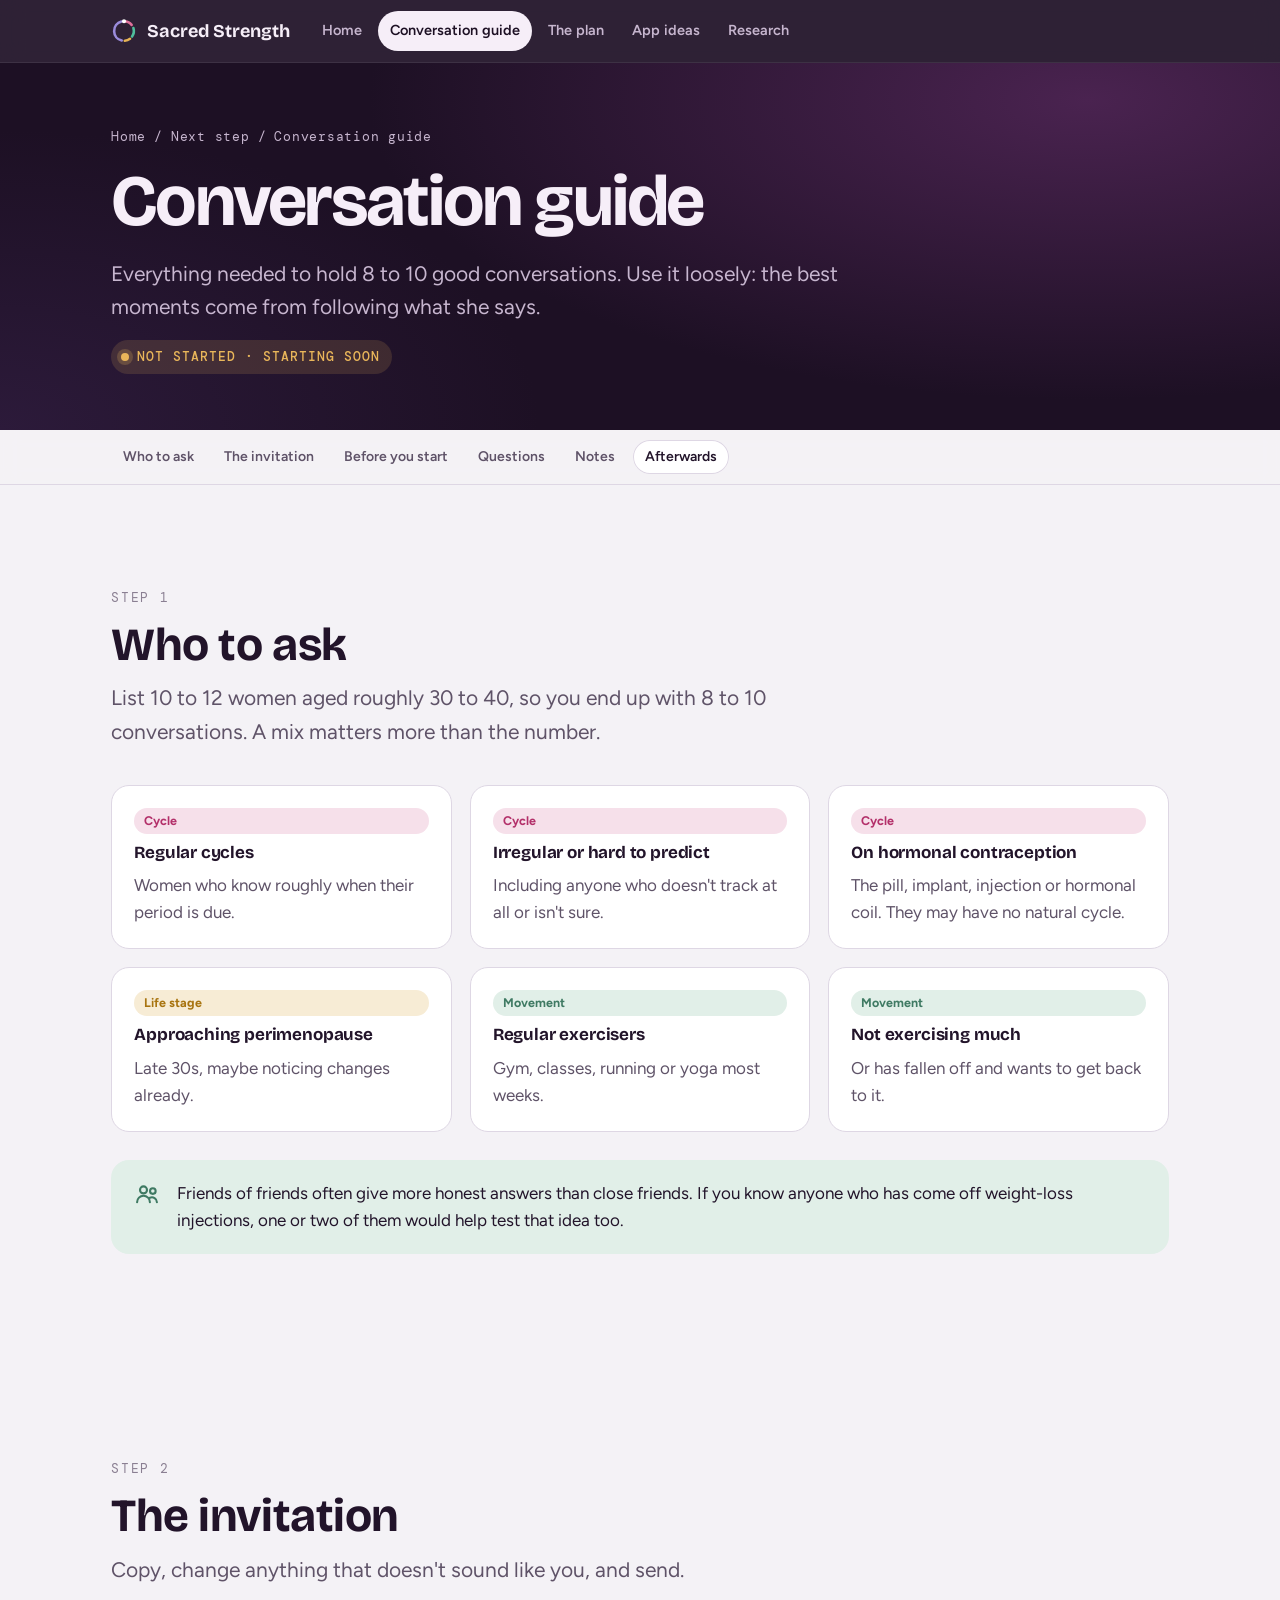
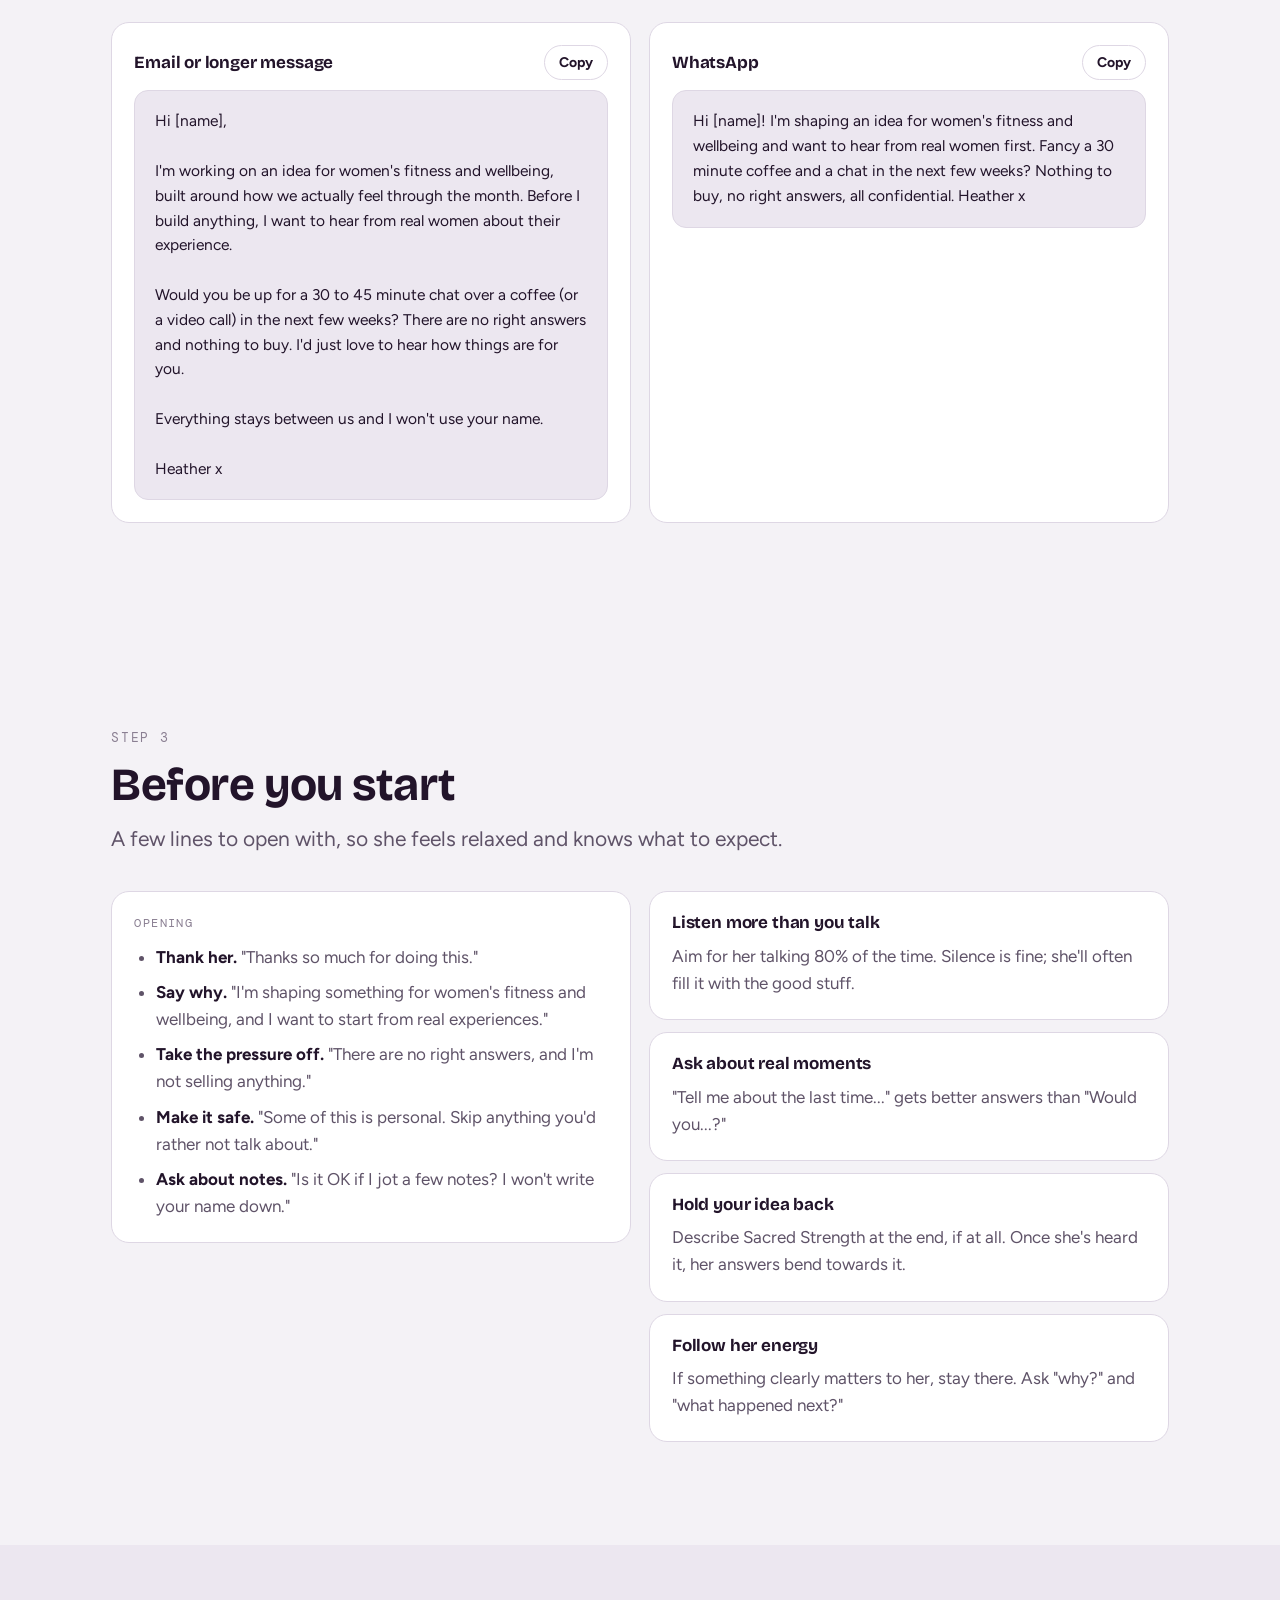
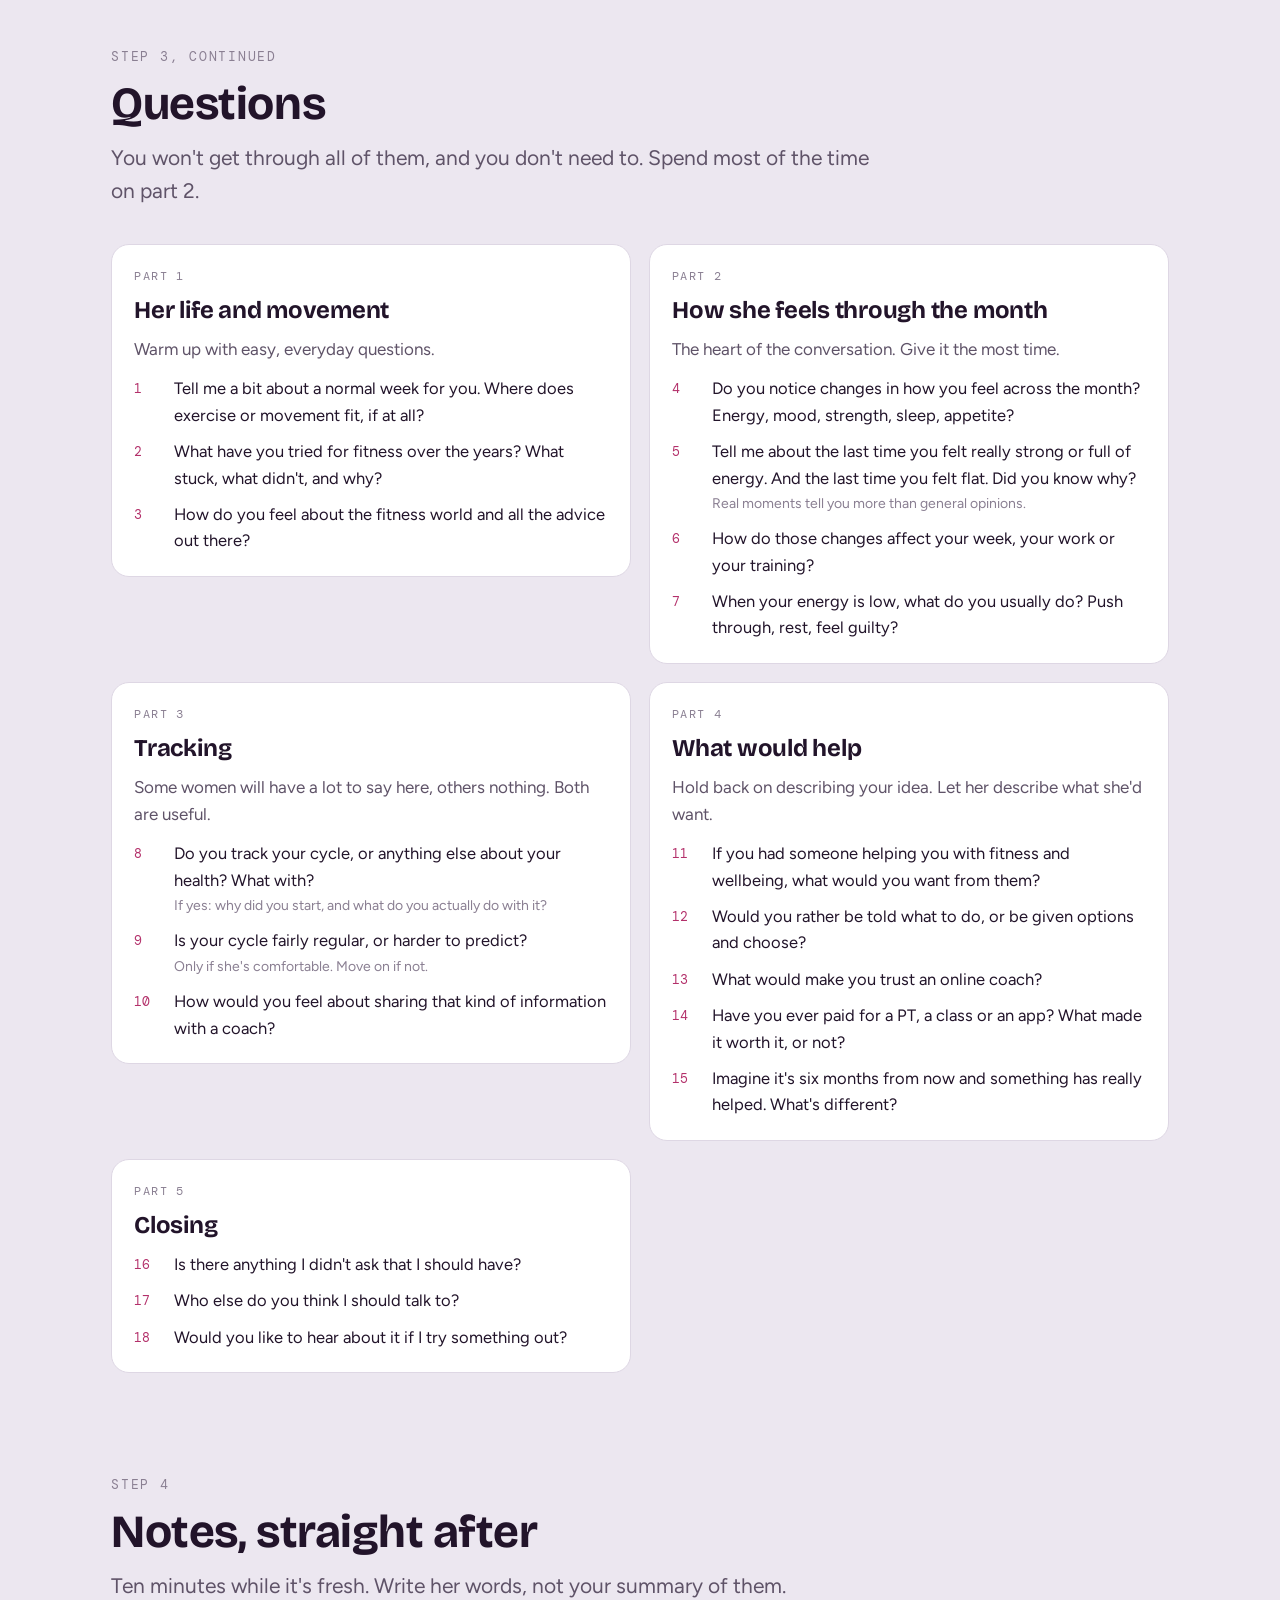
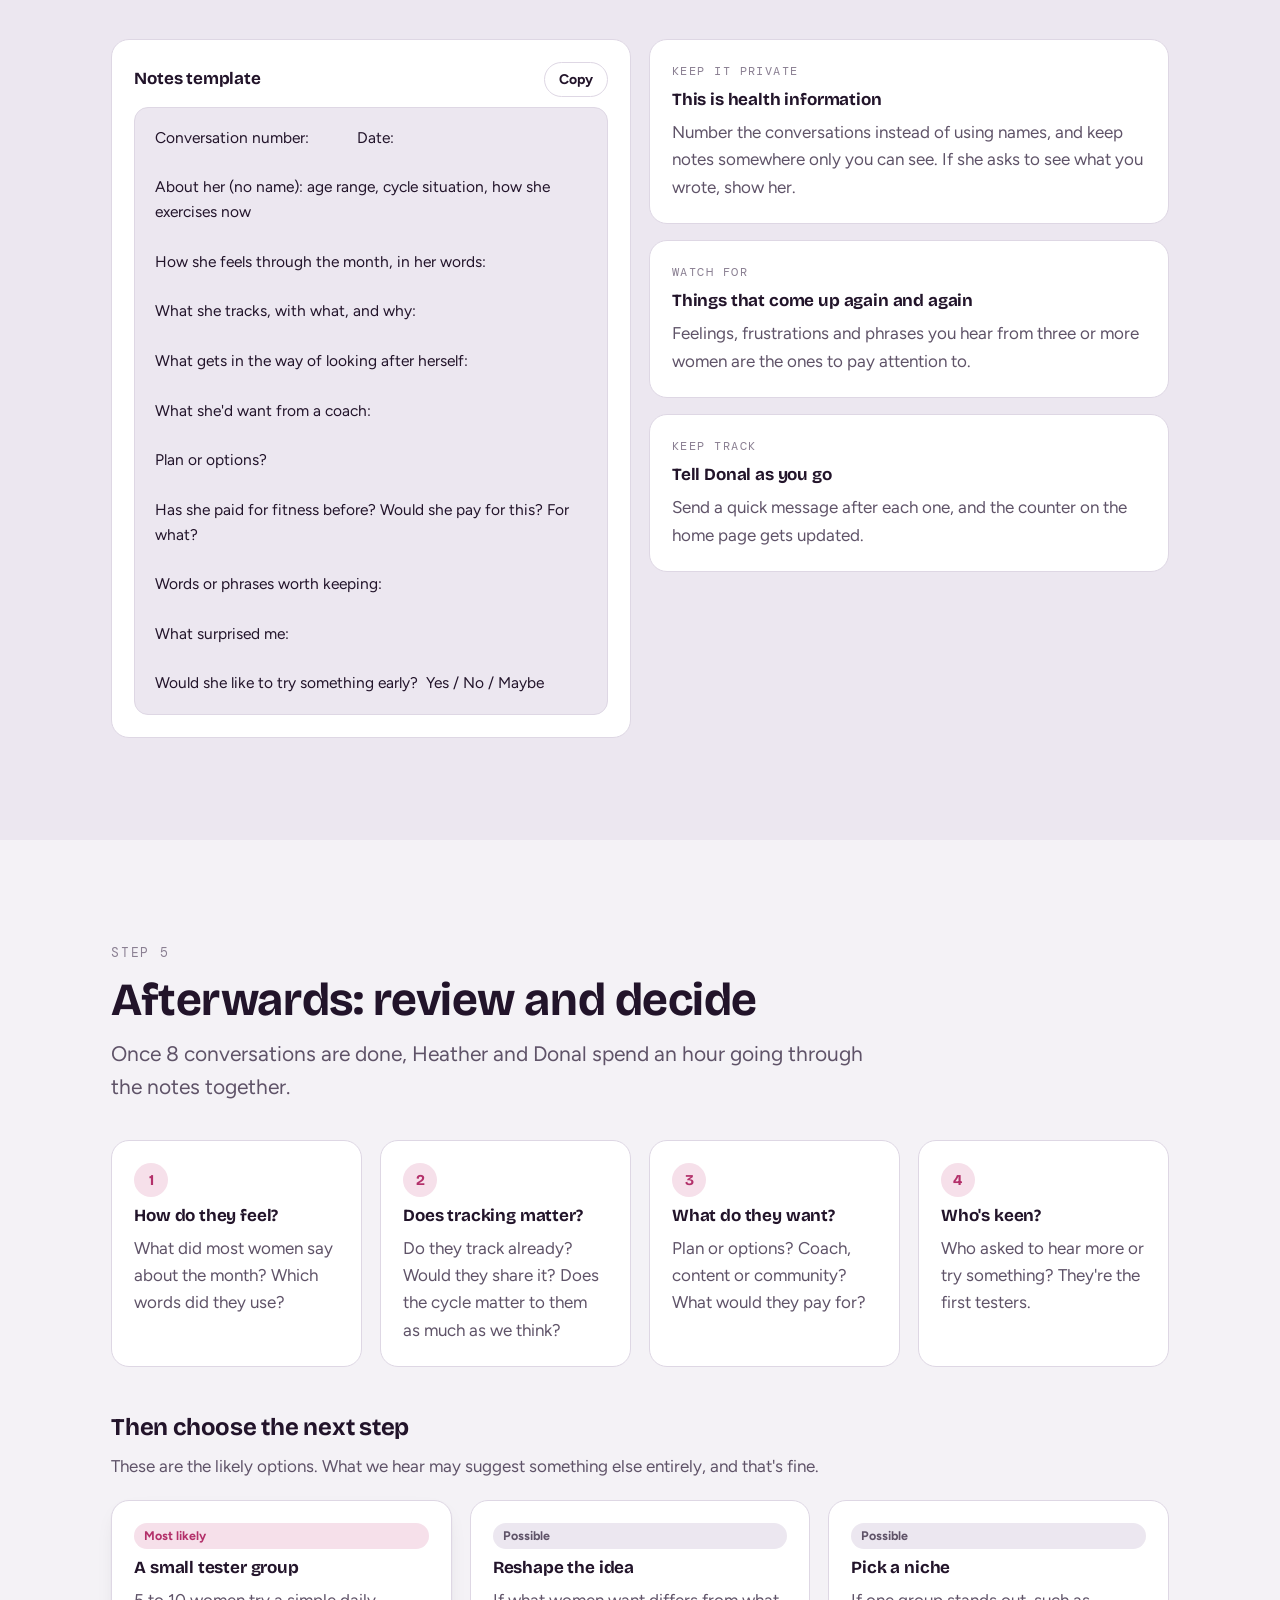
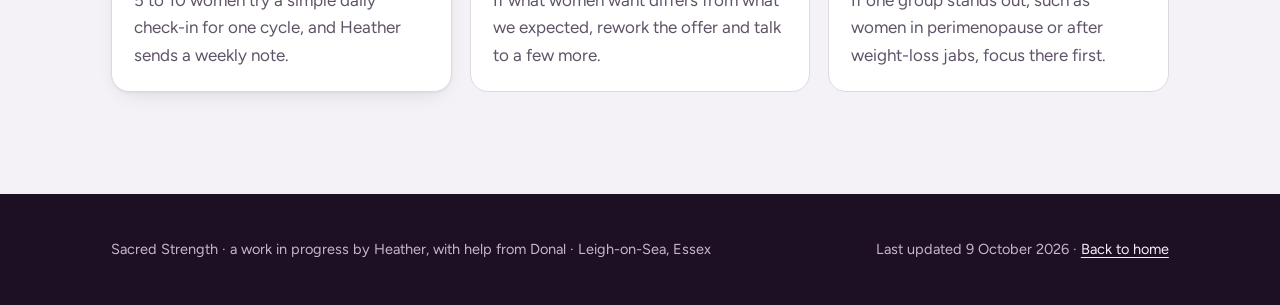
<file: guide.html>
<!doctype html>
<html lang="en-GB">
<head>
<meta charset="utf-8">
<meta name="viewport" content="width=device-width,initial-scale=1,viewport-fit=cover">
<title>Sacred Strength · Conversation guide</title>
<meta name="description" content="How to run 8 to 10 conversations with women aged 30 to 40.">
<meta name="robots" content="noindex">
<link rel="icon" href="data:image/svg+xml,<svg viewBox='0 0 32 32' xmlns='http://www.w3.org/2000/svg'><g fill='none' stroke-width='3.2' stroke-linecap='round'><path d='M16 4a12 12 0 0 1 9.4 4.5' stroke='%23E0719B'/><path d='M27.6 12.4a12 12 0 0 1-1.7 10.4' stroke='%234FBF9C'/><path d='M23.4 25.6a12 12 0 0 1-6.4 2.4' stroke='%23E7B455'/><path d='M13.2 27.7A12 12 0 0 1 12.8 4.4' stroke='%239B8BDB'/></g><circle cx='16' cy='4' r='2.6' fill='%23fff'/></svg>">
<link rel="preconnect" href="https://fonts.googleapis.com"><link rel="preconnect" href="https://fonts.gstatic.com" crossorigin><link rel="stylesheet" href="https://fonts.googleapis.com/css2?family=Bricolage+Grotesque:opsz,wght@12..96,500;12..96,700&family=DM+Mono:wght@400;500&family=Figtree:wght@400;500;600;700&display=swap">
<link rel="stylesheet" href="assets/site.css">
</head>
<body>
<header class="nav"><div class="wrap"><a class="brand" href="index.html"><svg viewBox="0 0 32 32" aria-hidden="true"><g fill="none" stroke-width="3.2" stroke-linecap="round"><path d="M16 4a12 12 0 0 1 9.4 4.5" stroke="#E0719B"/><path d="M27.6 12.4a12 12 0 0 1-1.7 10.4" stroke="#4FBF9C"/><path d="M23.4 25.6a12 12 0 0 1-6.4 2.4" stroke="#E7B455"/><path d="M13.2 27.7A12 12 0 0 1 12.8 4.4" stroke="#9B8BDB"/></g><circle cx="16" cy="4" r="2.6" fill="#fff"/></svg>Sacred Strength</a><nav aria-label="Site"><ul><li><a class="link" href="index.html">Home</a></li><li><a class="link" href="guide.html" aria-current="page">Conversation guide</a></li><li><a class="link" href="plan.html">The plan</a></li><li><a class="link" href="app.html">App ideas</a></li><li><a class="link" href="research.html">Research</a></li></ul></nav></div></header>
<main>

<section class="band">
  <div class="wrap pagehead">
    <div class="crumbs"><a href="index.html">Home</a><span>/</span><a href="index.html#next">Next step</a><span>/</span><span>Conversation guide</span></div>
    <h1>Conversation guide</h1>
    <p class="lead">Everything needed to hold 8 to 10 good conversations. Use it loosely: the best moments come from following what she says.</p>
    <span class="status" style="background:rgba(233,182,90,.15);color:#E9B65A">Not started · starting soon</span>
  </div>
</section>
<nav class="subnav" aria-label="On this page"><ul><li><a href="#who">Who to ask</a></li><li><a href="#invite">The invitation</a></li><li><a href="#before">Before you start</a></li><li><a href="#questions">Questions</a></li><li><a href="#notes">Notes</a></li><li><a href="#after">Afterwards</a></li></ul></nav>

<section class="s" id="who">
  <div class="wrap">
    <div class="s-head"><span class="eyebrow">Step 1</span><h2>Who to ask</h2><p class="lead">List 10 to 12 women aged roughly 30 to 40, so you end up with 8 to 10 conversations. A mix matters more than the number.</p></div>
    <div class="grid g3">
      <div class="card"><span class="pill rose">Cycle</span><h4>Regular cycles</h4><p>Women who know roughly when their period is due.</p></div>
      <div class="card"><span class="pill rose">Cycle</span><h4>Irregular or hard to predict</h4><p>Including anyone who doesn't track at all or isn't sure.</p></div>
      <div class="card"><span class="pill rose">Cycle</span><h4>On hormonal contraception</h4><p>The pill, implant, injection or hormonal coil. They may have no natural cycle.</p></div>
      <div class="card"><span class="pill gold">Life stage</span><h4>Approaching perimenopause</h4><p>Late 30s, maybe noticing changes already.</p></div>
      <div class="card"><span class="pill sage">Movement</span><h4>Regular exercisers</h4><p>Gym, classes, running or yoga most weeks.</p></div>
      <div class="card"><span class="pill sage">Movement</span><h4>Not exercising much</h4><p>Or has fallen off and wants to get back to it.</p></div>
    </div>
    <div class="flex-note"><svg viewBox="0 0 24 24" fill="none" stroke="currentColor" stroke-width="1.8" stroke-linecap="round" stroke-linejoin="round" aria-hidden="true"><circle cx="9" cy="8.5" r="3"/><circle cx="17" cy="9.5" r="2.4"/><path d="M3.5 19a5.5 5.5 0 0 1 11 0M14.5 15.2a4.3 4.3 0 0 1 6 3.8"/></svg><p>Friends of friends often give more honest answers than close friends. If you know anyone who has come off weight-loss injections, one or two of them would help test that idea too.</p></div>
  </div>
</section>

<section class="s" id="invite">
  <div class="wrap">
    <div class="s-head"><span class="eyebrow">Step 2</span><h2>The invitation</h2><p class="lead">Copy, change anything that doesn't sound like you, and send.</p></div>
    <div class="grid g2">
      <div class="card"><div style="display:flex;justify-content:space-between;align-items:center;gap:10px"><h4>Email or longer message</h4><button class="btn ghost" style="padding:8px 14px;font-size:14px" data-copy="inv-long">Copy</button></div><div class="copybox" id="inv-long">Hi [name],

I'm working on an idea for women's fitness and wellbeing, built around how we actually feel through the month. Before I build anything, I want to hear from real women about their experience.

Would you be up for a 30 to 45 minute chat over a coffee (or a video call) in the next few weeks? There are no right answers and nothing to buy. I'd just love to hear how things are for you.

Everything stays between us and I won't use your name.

Heather x</div></div>
      <div class="card"><div style="display:flex;justify-content:space-between;align-items:center;gap:10px"><h4>WhatsApp</h4><button class="btn ghost" style="padding:8px 14px;font-size:14px" data-copy="inv-short">Copy</button></div><div class="copybox" id="inv-short">Hi [name]! I'm shaping an idea for women's fitness and wellbeing and want to hear from real women first. Fancy a 30 minute coffee and a chat in the next few weeks? Nothing to buy, no right answers, all confidential. Heather x</div></div>
    </div>
  </div>
</section>

<section class="s" id="before">
  <div class="wrap">
    <div class="s-head"><span class="eyebrow">Step 3</span><h2>Before you start</h2><p class="lead">A few lines to open with, so she feels relaxed and knows what to expect.</p></div>
    <div class="grid g2" style="align-items:start">
      <div class="card"><span class="k">Opening</span>
        <div class="prose"><ul>
          <li><b>Thank her.</b> "Thanks so much for doing this."</li>
          <li><b>Say why.</b> "I'm shaping something for women's fitness and wellbeing, and I want to start from real experiences."</li>
          <li><b>Take the pressure off.</b> "There are no right answers, and I'm not selling anything."</li>
          <li><b>Make it safe.</b> "Some of this is personal. Skip anything you'd rather not talk about."</li>
          <li><b>Ask about notes.</b> "Is it OK if I jot a few notes? I won't write your name down."</li>
        </ul></div></div>
      <div class="grid" style="gap:12px">
        <div class="card"><h4>Listen more than you talk</h4><p>Aim for her talking 80% of the time. Silence is fine; she'll often fill it with the good stuff.</p></div>
        <div class="card"><h4>Ask about real moments</h4><p>"Tell me about the last time..." gets better answers than "Would you...?"</p></div>
        <div class="card"><h4>Hold your idea back</h4><p>Describe Sacred Strength at the end, if at all. Once she's heard it, her answers bend towards it.</p></div>
        <div class="card"><h4>Follow her energy</h4><p>If something clearly matters to her, stay there. Ask "why?" and "what happened next?"</p></div>
      </div>
    </div>
  </div>
</section>

<section class="s alt" id="questions">
  <div class="wrap">
    <div class="s-head"><span class="eyebrow">Step 3, continued</span><h2>Questions</h2><p class="lead">You won't get through all of them, and you don't need to. Spend most of the time on part 2.</p></div>
    <div class="grid g2" style="align-items:start"><div class="card qgroup"><span class="k">Part 1</span><h3>Her life and movement</h3><p>Warm up with easy, everyday questions.</p><ol style="counter-reset:q 0"><li><div>Tell me a bit about a normal week for you. Where does exercise or movement fit, if at all?</div></li><li><div>What have you tried for fitness over the years? What stuck, what didn't, and why?</div></li><li><div>How do you feel about the fitness world and all the advice out there?</div></li></ol></div><div class="card qgroup"><span class="k">Part 2</span><h3>How she feels through the month</h3><p>The heart of the conversation. Give it the most time.</p><ol style="counter-reset:q 3"><li><div>Do you notice changes in how you feel across the month? Energy, mood, strength, sleep, appetite?</div></li><li><div>Tell me about the last time you felt really strong or full of energy. And the last time you felt flat. Did you know why?<small>Real moments tell you more than general opinions.</small></div></li><li><div>How do those changes affect your week, your work or your training?</div></li><li><div>When your energy is low, what do you usually do? Push through, rest, feel guilty?</div></li></ol></div><div class="card qgroup"><span class="k">Part 3</span><h3>Tracking</h3><p>Some women will have a lot to say here, others nothing. Both are useful.</p><ol style="counter-reset:q 7"><li><div>Do you track your cycle, or anything else about your health? What with?<small>If yes: why did you start, and what do you actually do with it?</small></div></li><li><div>Is your cycle fairly regular, or harder to predict?<small>Only if she's comfortable. Move on if not.</small></div></li><li><div>How would you feel about sharing that kind of information with a coach?</div></li></ol></div><div class="card qgroup"><span class="k">Part 4</span><h3>What would help</h3><p>Hold back on describing your idea. Let her describe what she'd want.</p><ol style="counter-reset:q 10"><li><div>If you had someone helping you with fitness and wellbeing, what would you want from them?</div></li><li><div>Would you rather be told what to do, or be given options and choose?</div></li><li><div>What would make you trust an online coach?</div></li><li><div>Have you ever paid for a PT, a class or an app? What made it worth it, or not?</div></li><li><div>Imagine it's six months from now and something has really helped. What's different?</div></li></ol></div><div class="card qgroup"><span class="k">Part 5</span><h3>Closing</h3><ol style="counter-reset:q 15"><li><div>Is there anything I didn't ask that I should have?</div></li><li><div>Who else do you think I should talk to?</div></li><li><div>Would you like to hear about it if I try something out?</div></li></ol></div></div>
  </div>
</section>

<section class="s alt" id="notes" style="padding-top:0">
  <div class="wrap">
    <div class="s-head"><span class="eyebrow">Step 4</span><h2>Notes, straight after</h2><p class="lead">Ten minutes while it's fresh. Write her words, not your summary of them.</p></div>
    <div class="grid g2" style="align-items:start">
      <div class="card"><div style="display:flex;justify-content:space-between;align-items:center;gap:10px"><h4>Notes template</h4><button class="btn ghost" style="padding:8px 14px;font-size:14px" data-copy="notes-tpl">Copy</button></div><div class="copybox" id="notes-tpl">Conversation number:            Date:

About her (no name): age range, cycle situation, how she exercises now

How she feels through the month, in her words:

What she tracks, with what, and why:

What gets in the way of looking after herself:

What she'd want from a coach:

Plan or options?

Has she paid for fitness before? Would she pay for this? For what?

Words or phrases worth keeping:

What surprised me:

Would she like to try something early?  Yes / No / Maybe</div></div>
      <div class="stack">
        <div class="card"><span class="k">Keep it private</span><h4>This is health information</h4><p>Number the conversations instead of using names, and keep notes somewhere only you can see. If she asks to see what you wrote, show her.</p></div>
        <div class="card"><span class="k">Watch for</span><h4>Things that come up again and again</h4><p>Feelings, frustrations and phrases you hear from three or more women are the ones to pay attention to.</p></div>
        <div class="card"><span class="k">Keep track</span><h4>Tell Donal as you go</h4><p>Send a quick message after each one, and the counter on the home page gets updated.</p></div>
      </div>
    </div>
  </div>
</section>

<section class="s" id="after">
  <div class="wrap">
    <div class="s-head"><span class="eyebrow">Step 5</span><h2>Afterwards: review and decide</h2><p class="lead">Once 8 conversations are done, Heather and Donal spend an hour going through the notes together.</p></div>
    <div class="grid g4">
      <div class="card"><span class="num">1</span><h4>How do they feel?</h4><p>What did most women say about the month? Which words did they use?</p></div>
      <div class="card"><span class="num">2</span><h4>Does tracking matter?</h4><p>Do they track already? Would they share it? Does the cycle matter to them as much as we think?</p></div>
      <div class="card"><span class="num">3</span><h4>What do they want?</h4><p>Plan or options? Coach, content or community? What would they pay for?</p></div>
      <div class="card"><span class="num">4</span><h4>Who's keen?</h4><p>Who asked to hear more or try something? They're the first testers.</p></div>
    </div>
    <div class="s-head" style="margin-top:48px;margin-bottom:20px"><h3>Then choose the next step</h3><p class="muted">These are the likely options. What we hear may suggest something else entirely, and that's fine.</p></div>
    <div class="grid g3">
      <div class="card lift"><span class="pill rose">Most likely</span><h4>A small tester group</h4><p>5 to 10 women try a simple daily check-in for one cycle, and Heather sends a weekly note.</p></div>
      <div class="card"><span class="pill">Possible</span><h4>Reshape the idea</h4><p>If what women want differs from what we expected, rework the offer and talk to a few more.</p></div>
      <div class="card"><span class="pill">Possible</span><h4>Pick a niche</h4><p>If one group stands out, such as women in perimenopause or after weight-loss jabs, focus there first.</p></div>
    </div>
  </div>
</section>

</main>
<footer><div class="wrap"><span>Sacred Strength · a work in progress by Heather, with help from Donal · Leigh-on-Sea, Essex</span><span>Last updated 9 October 2026 · <a href="index.html">Back to home</a></span></div></footer>
<script src="assets/site.js"></script>
</body>
</html>
</file>
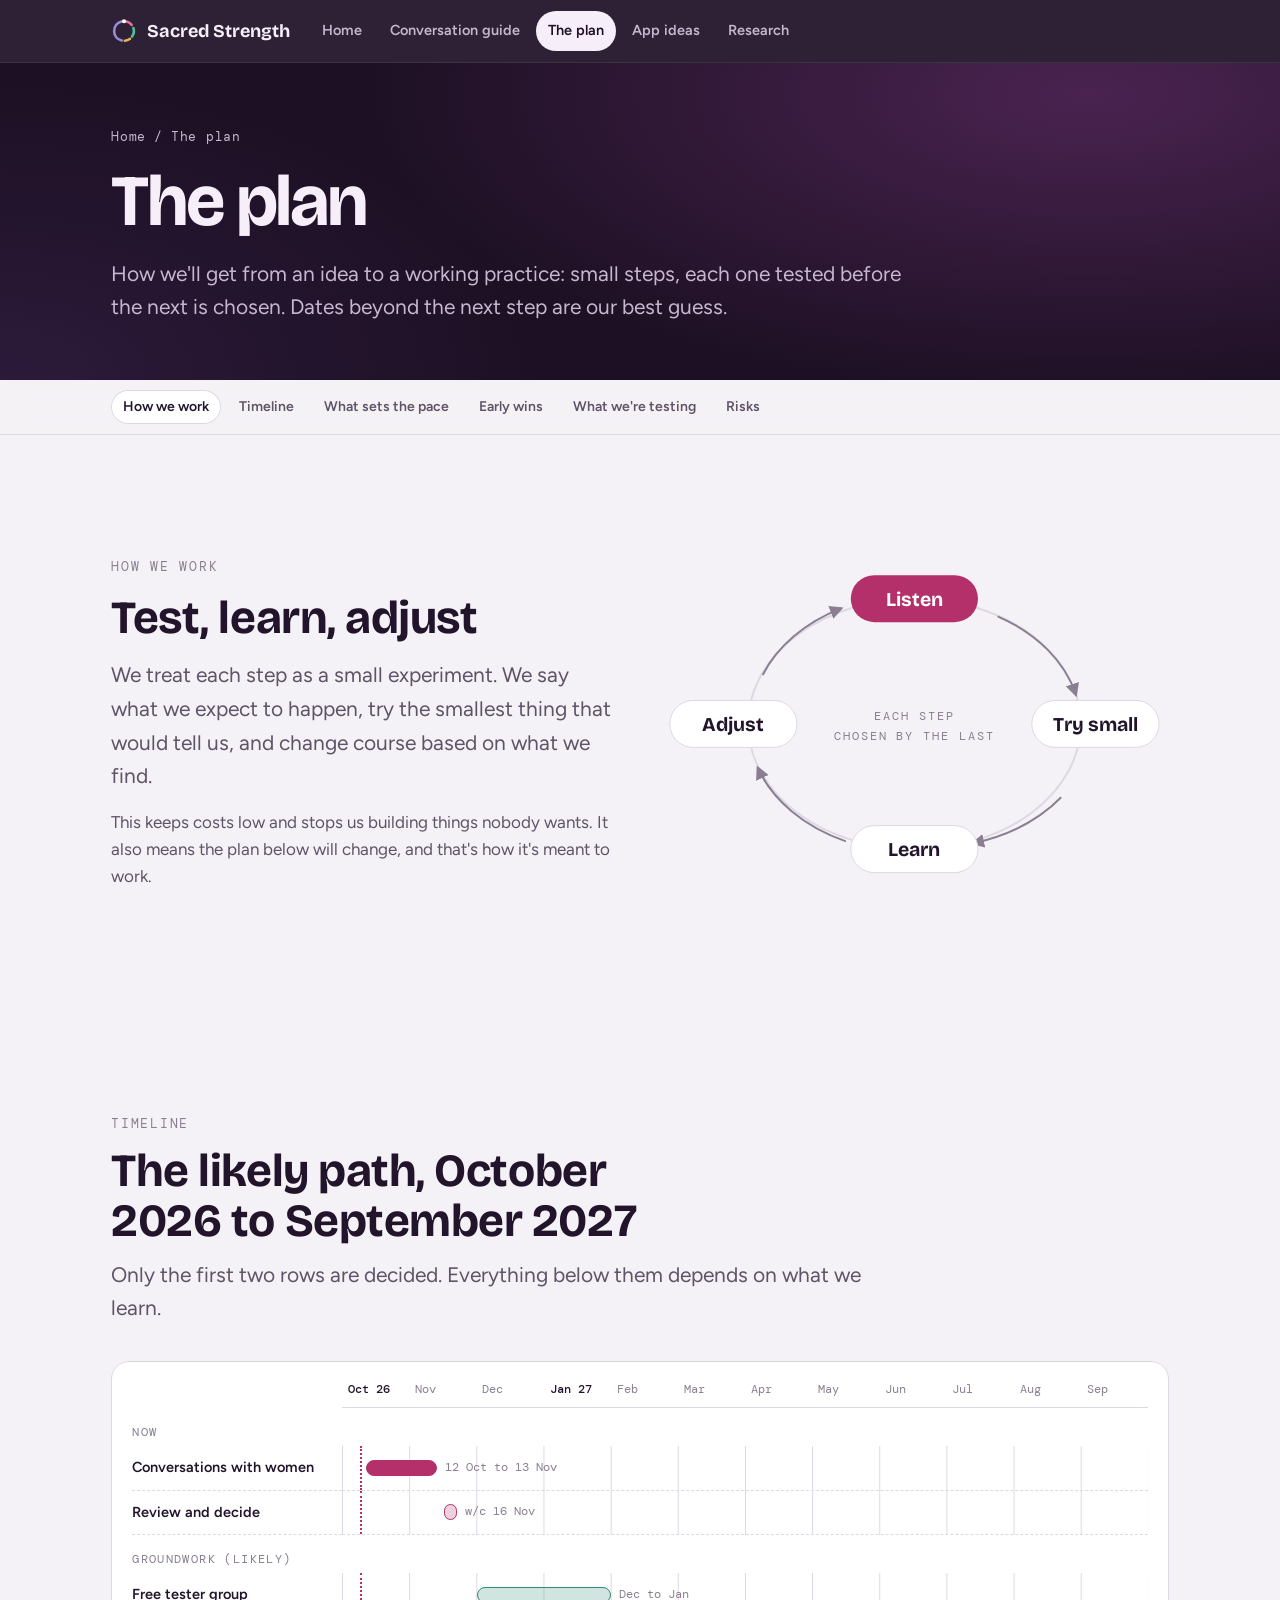
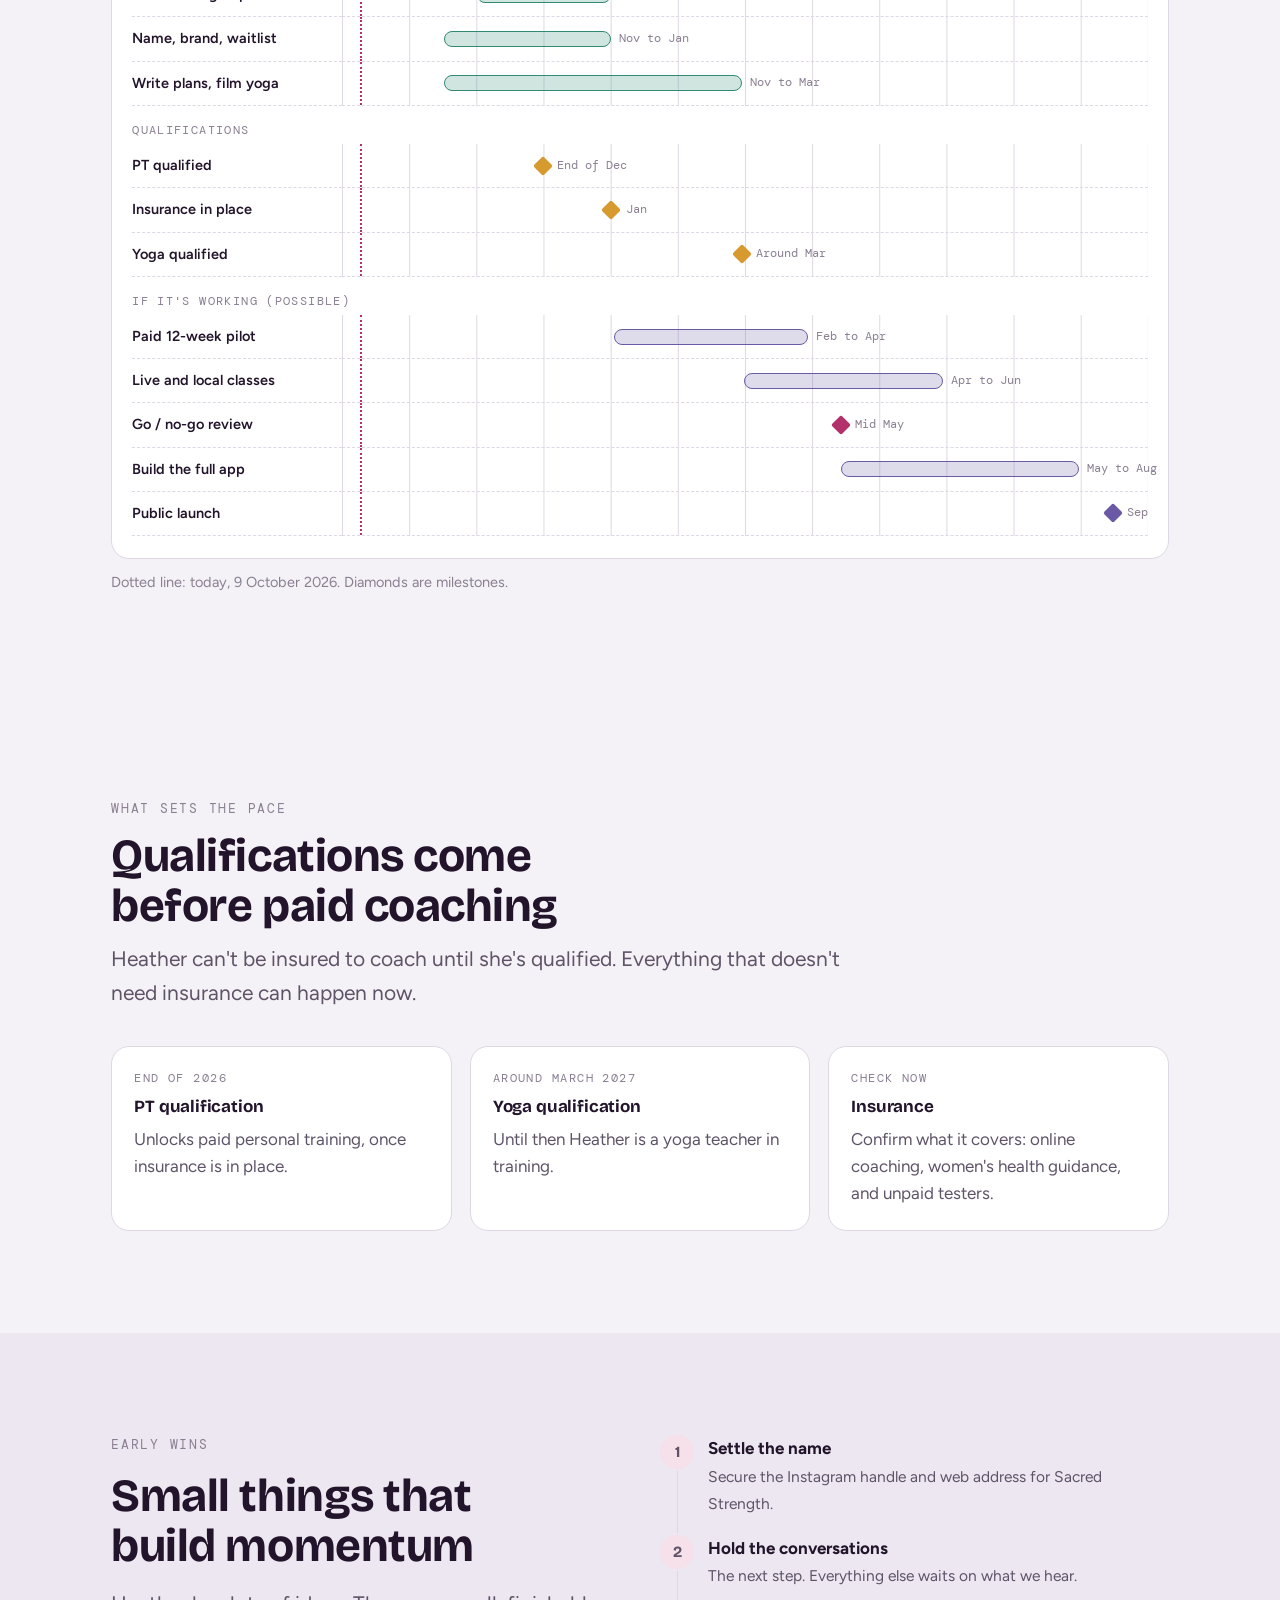
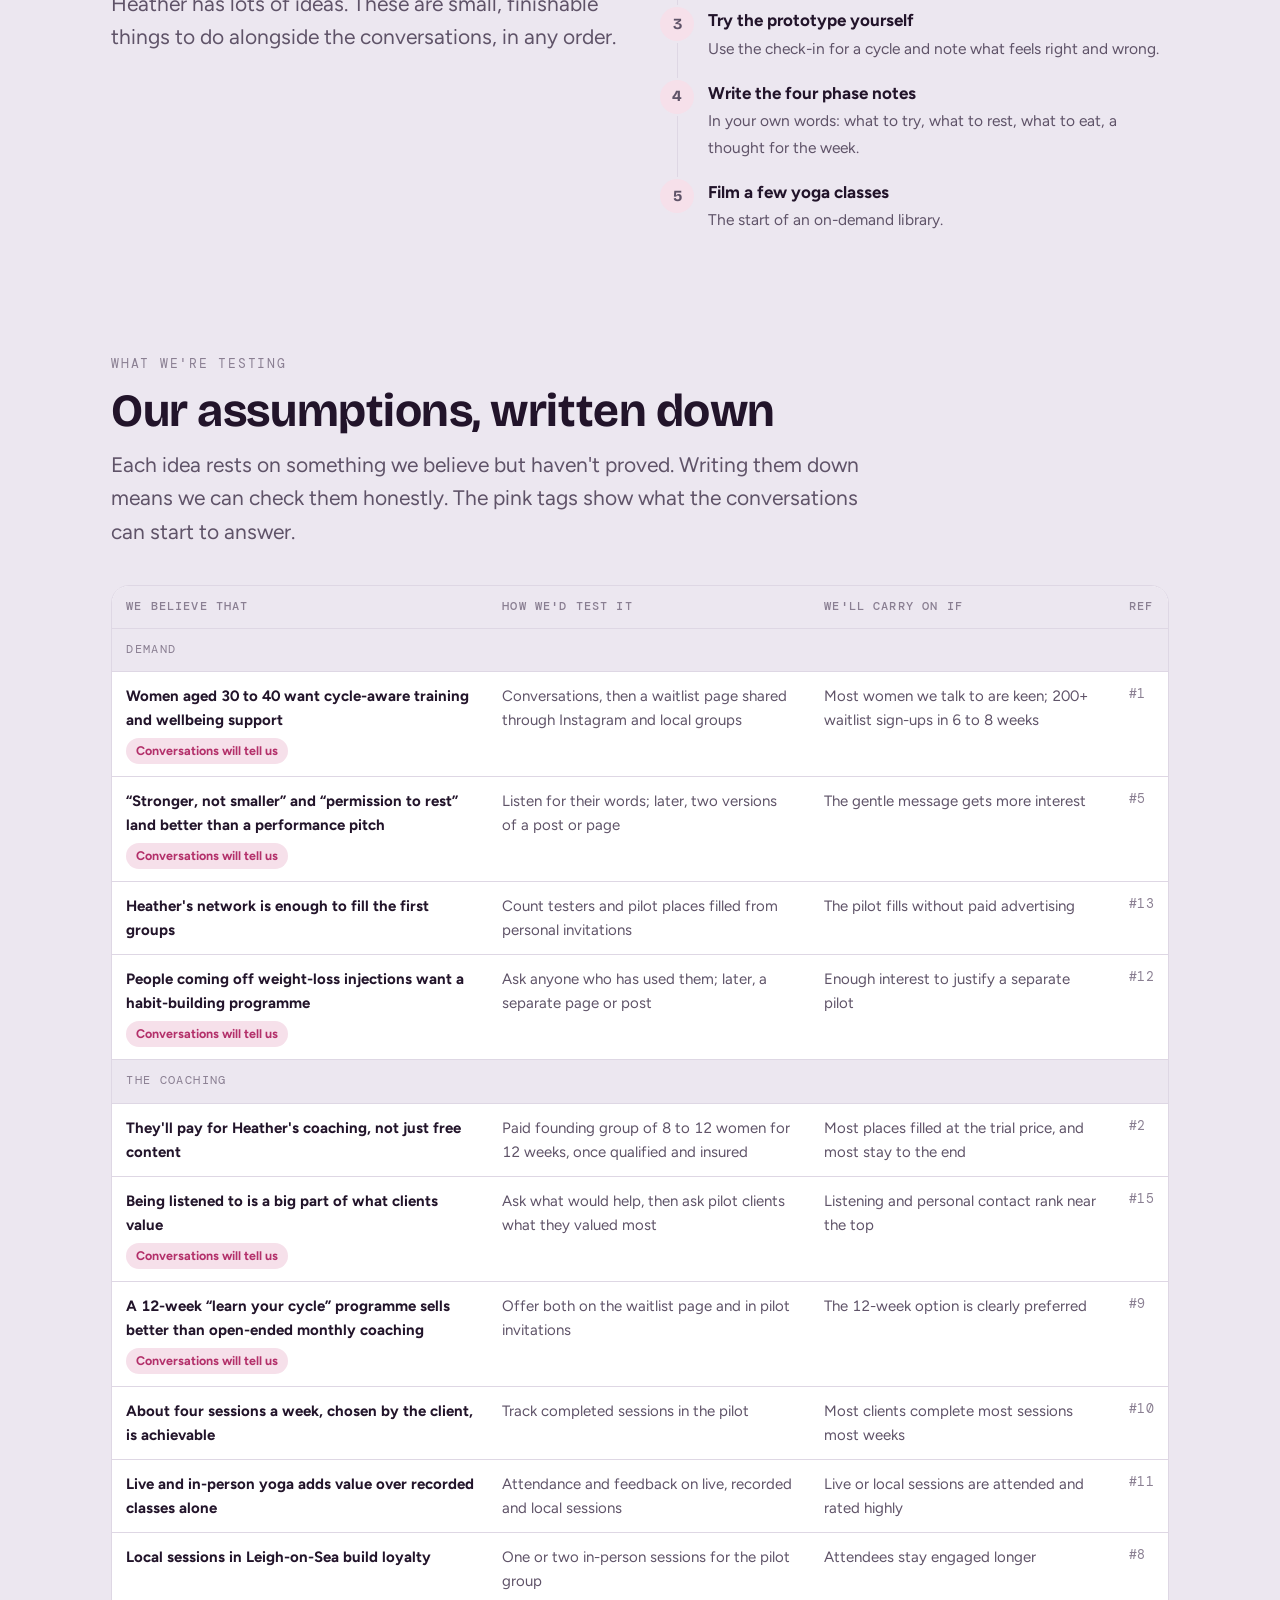
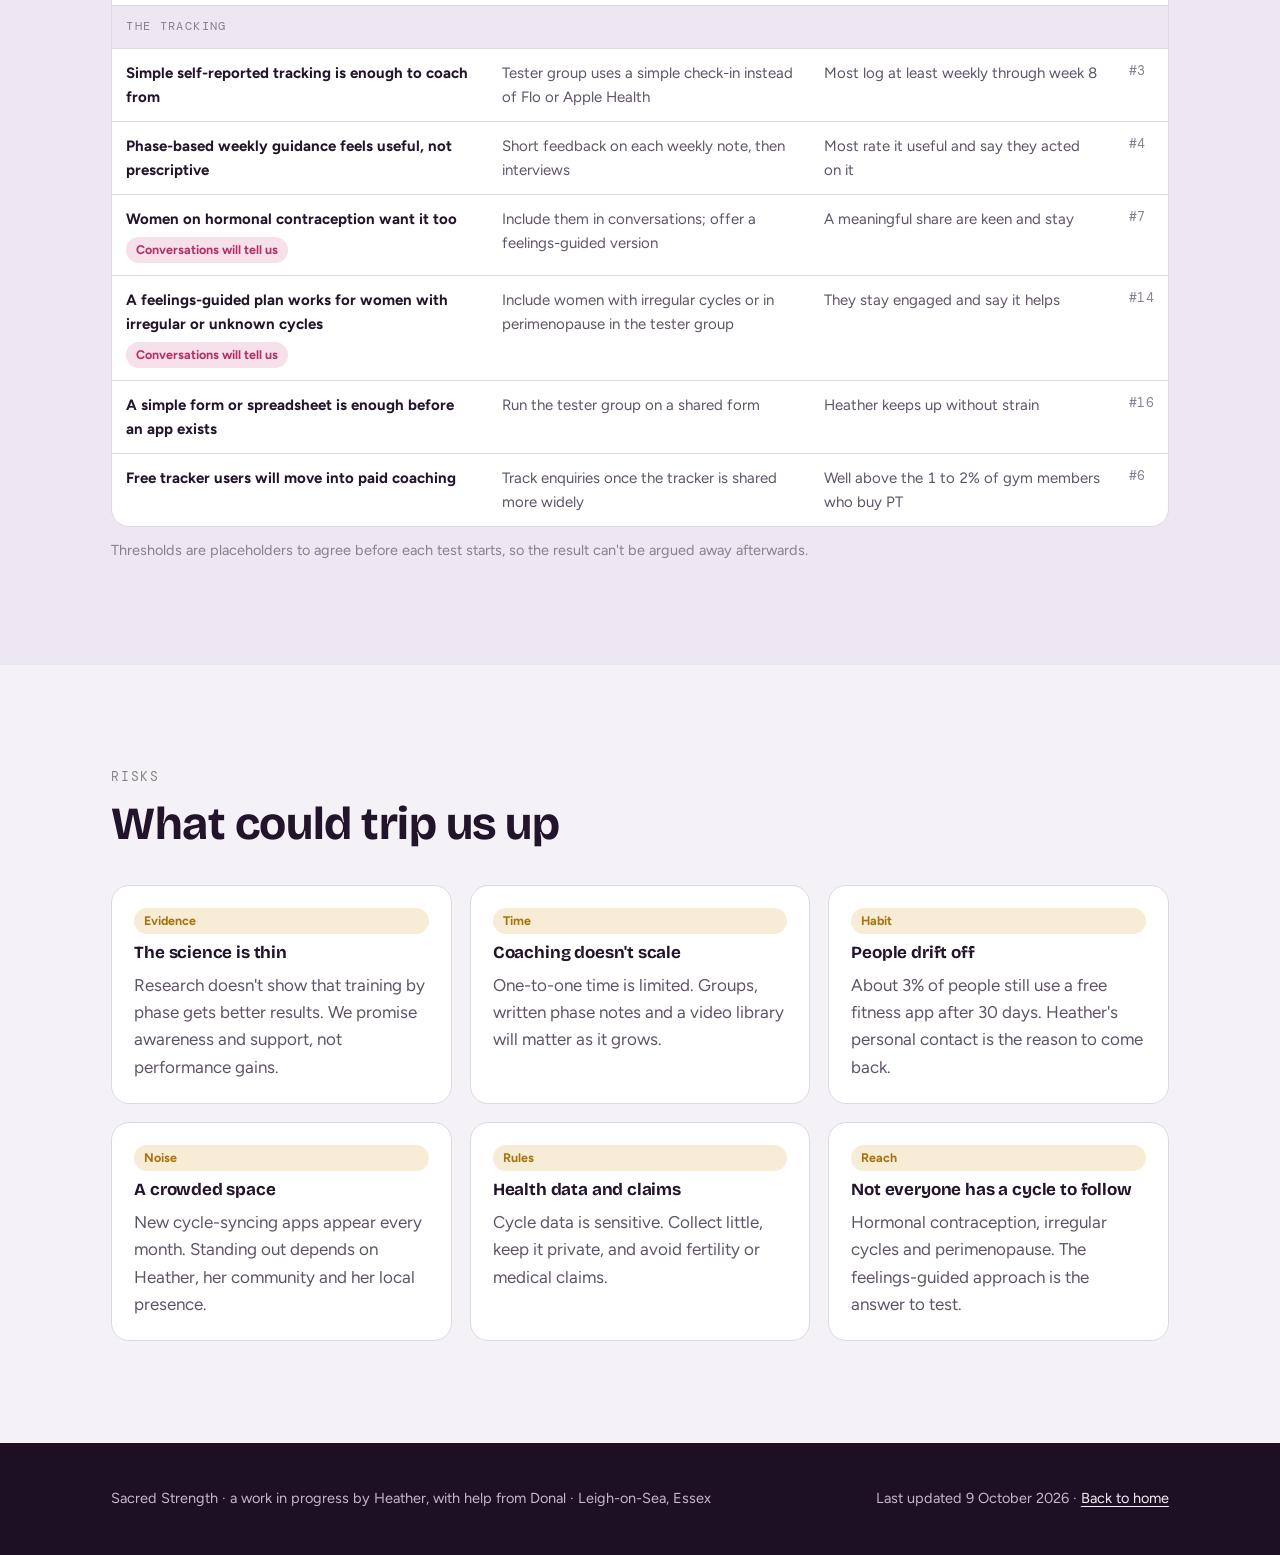
<file: plan.html>
<!doctype html>
<html lang="en-GB">
<head>
<meta charset="utf-8">
<meta name="viewport" content="width=device-width,initial-scale=1,viewport-fit=cover">
<title>Sacred Strength · The plan</title>
<meta name="description" content="How we'll test and adjust, and the likely timeline.">
<meta name="robots" content="noindex">
<link rel="icon" href="data:image/svg+xml,<svg viewBox='0 0 32 32' xmlns='http://www.w3.org/2000/svg'><g fill='none' stroke-width='3.2' stroke-linecap='round'><path d='M16 4a12 12 0 0 1 9.4 4.5' stroke='%23E0719B'/><path d='M27.6 12.4a12 12 0 0 1-1.7 10.4' stroke='%234FBF9C'/><path d='M23.4 25.6a12 12 0 0 1-6.4 2.4' stroke='%23E7B455'/><path d='M13.2 27.7A12 12 0 0 1 12.8 4.4' stroke='%239B8BDB'/></g><circle cx='16' cy='4' r='2.6' fill='%23fff'/></svg>">
<link rel="preconnect" href="https://fonts.googleapis.com"><link rel="preconnect" href="https://fonts.gstatic.com" crossorigin><link rel="stylesheet" href="https://fonts.googleapis.com/css2?family=Bricolage+Grotesque:opsz,wght@12..96,500;12..96,700&family=DM+Mono:wght@400;500&family=Figtree:wght@400;500;600;700&display=swap">
<link rel="stylesheet" href="assets/site.css">
</head>
<body>
<header class="nav"><div class="wrap"><a class="brand" href="index.html"><svg viewBox="0 0 32 32" aria-hidden="true"><g fill="none" stroke-width="3.2" stroke-linecap="round"><path d="M16 4a12 12 0 0 1 9.4 4.5" stroke="#E0719B"/><path d="M27.6 12.4a12 12 0 0 1-1.7 10.4" stroke="#4FBF9C"/><path d="M23.4 25.6a12 12 0 0 1-6.4 2.4" stroke="#E7B455"/><path d="M13.2 27.7A12 12 0 0 1 12.8 4.4" stroke="#9B8BDB"/></g><circle cx="16" cy="4" r="2.6" fill="#fff"/></svg>Sacred Strength</a><nav aria-label="Site"><ul><li><a class="link" href="index.html">Home</a></li><li><a class="link" href="guide.html">Conversation guide</a></li><li><a class="link" href="plan.html" aria-current="page">The plan</a></li><li><a class="link" href="app.html">App ideas</a></li><li><a class="link" href="research.html">Research</a></li></ul></nav></div></header>
<main>

<section class="band">
  <div class="wrap pagehead">
    <div class="crumbs"><a href="index.html">Home</a><span>/</span><span>The plan</span></div>
    <h1>The plan</h1>
    <p class="lead">How we'll get from an idea to a working practice: small steps, each one tested before the next is chosen. Dates beyond the next step are our best guess.</p>
  </div>
</section>
<nav class="subnav" aria-label="On this page"><ul><li><a href="#how">How we work</a></li><li><a href="#timeline">Timeline</a></li><li><a href="#pace">What sets the pace</a></li><li><a href="#wins">Early wins</a></li><li><a href="#testing">What we're testing</a></li><li><a href="#risks">Risks</a></li></ul></nav>

<section class="s" id="how">
  <div class="wrap grid g2" style="align-items:center;gap:40px">
    <div class="stack" style="--gap:16px"><span class="eyebrow">How we work</span><h2>Test, learn, adjust</h2>
      <p class="lead">We treat each step as a small experiment. We say what we expect to happen, try the smallest thing that would tell us, and change course based on what we find.</p>
      <p class="muted">This keeps costs low and stops us building things nobody wants. It also means the plan below will change, and that's how it's meant to work.</p></div>
    <svg class="loop" viewBox="0 0 520 380" role="img" aria-label="A loop of four steps: listen, try something small, learn, adjust, then back to listen">
<defs><marker id="lp" viewBox="0 0 10 10" refX="8" refY="5" markerWidth="7" markerHeight="7" orient="auto-start-reverse"><path d="M0 0L10 5L0 10z" fill="var(--ink-3)"/></marker></defs>
<ellipse cx="260" cy="190" rx="170" ry="128" fill="none" stroke="var(--line)" stroke-width="2"/>
<path d="M345 80 A170 128 0 0 1 425 160" fill="none" stroke="var(--ink-3)" stroke-width="2" marker-end="url(#lp)"/>
<path d="M410 265 A170 128 0 0 1 320 312" fill="none" stroke="var(--ink-3)" stroke-width="2" marker-end="url(#lp)"/>
<path d="M190 310 A170 128 0 0 1 100 235" fill="none" stroke="var(--ink-3)" stroke-width="2" marker-end="url(#lp)"/>
<path d="M105 140 A170 128 0 0 1 185 72" fill="none" stroke="var(--ink-3)" stroke-width="2" marker-end="url(#lp)"/>
<g font-family="Bricolage Grotesque, system-ui" font-weight="700" font-size="20" text-anchor="middle">
<rect x="195" y="38" width="130" height="48" rx="24" fill="var(--rose)"/><text x="260" y="69" fill="#fff">Listen</text>
<rect x="380" y="166" width="130" height="48" rx="24" fill="var(--surface)" stroke="var(--line)"/><text x="445" y="197" fill="var(--ink)">Try small</text>
<rect x="195" y="294" width="130" height="48" rx="24" fill="var(--surface)" stroke="var(--line)"/><text x="260" y="325" fill="var(--ink)">Learn</text>
<rect x="10" y="166" width="130" height="48" rx="24" fill="var(--surface)" stroke="var(--line)"/><text x="75" y="197" fill="var(--ink)">Adjust</text>
</g>
<text x="260" y="186" text-anchor="middle" font-family="DM Mono, monospace" font-size="12" letter-spacing="2" fill="var(--ink-3)">EACH STEP</text>
<text x="260" y="206" text-anchor="middle" font-family="DM Mono, monospace" font-size="12" letter-spacing="2" fill="var(--ink-3)">CHOSEN BY THE LAST</text>
</svg>
  </div>
</section>

<section class="s" id="timeline">
  <div class="wrap">
    <div class="s-head"><span class="eyebrow">Timeline</span><h2>The likely path, October 2026 to September 2027</h2><p class="lead">Only the first two rows are decided. Everything below them depends on what we learn.</p></div>
    <div class="gantt" role="img" aria-label="Likely timeline from October 2026 to September 2027"><div class="gantt-inner"><div></div><div class="g-months"><span class="yr">Oct 26</span><span class="">Nov</span><span class="">Dec</span><span class="yr">Jan 27</span><span class="">Feb</span><span class="">Mar</span><span class="">Apr</span><span class="">May</span><span class="">Jun</span><span class="">Jul</span><span class="">Aug</span><span class="">Sep</span></div><div class="g-group">Now</div><div class="g-label">Conversations with women</div><div class="g-track"><span class="g-bar now" style="left:3.01%;width:8.77%"></span><span class="g-tag" style="left:11.78%">12 Oct to 13 Nov</span><span class="g-today" style="left:2.19%"></span></div><div class="g-label">Review and decide</div><div class="g-track"><span class="g-bar" style="left:12.6%;width:1.6500000000000004%;--c:var(--rose)"></span><span class="g-tag" style="left:14.25%">w/c 16 Nov</span><span class="g-today" style="left:2.19%"></span></div><div class="g-group">Groundwork (likely)</div><div class="g-label">Free tester group</div><div class="g-track"><span class="g-bar" style="left:16.71%;width:16.71%;--c:var(--fol)"></span><span class="g-tag" style="left:33.42%">Dec to Jan</span><span class="g-today" style="left:2.19%"></span></div><div class="g-label">Name, brand, waitlist</div><div class="g-track"><span class="g-bar" style="left:12.6%;width:20.82%;--c:var(--fol)"></span><span class="g-tag" style="left:33.42%">Nov to Jan</span><span class="g-today" style="left:2.19%"></span></div><div class="g-label">Write plans, film yoga</div><div class="g-track"><span class="g-bar" style="left:12.6%;width:36.99%;--c:var(--fol)"></span><span class="g-tag" style="left:49.59%">Nov to Mar</span><span class="g-today" style="left:2.19%"></span></div><div class="g-group">Qualifications</div><div class="g-label">PT qualified</div><div class="g-track"><span class="g-ms" style="left:24.93%;--c:var(--ovu)"></span><span class="g-tag" style="left:25.73%">End of Dec</span><span class="g-today" style="left:2.19%"></span></div><div class="g-label">Insurance in place</div><div class="g-track"><span class="g-ms" style="left:33.42%;--c:var(--ovu)"></span><span class="g-tag" style="left:34.22%">Jan</span><span class="g-today" style="left:2.19%"></span></div><div class="g-label">Yoga qualified</div><div class="g-track"><span class="g-ms" style="left:49.59%;--c:var(--ovu)"></span><span class="g-tag" style="left:50.39%">Around Mar</span><span class="g-today" style="left:2.19%"></span></div><div class="g-group">If it's working (possible)</div><div class="g-label">Paid 12-week pilot</div><div class="g-track"><span class="g-bar" style="left:33.7%;width:24.11%;--c:var(--lut)"></span><span class="g-tag" style="left:57.81%">Feb to Apr</span><span class="g-today" style="left:2.19%"></span></div><div class="g-label">Live and local classes</div><div class="g-track"><span class="g-bar" style="left:49.86%;width:24.659999999999997%;--c:var(--lut)"></span><span class="g-tag" style="left:74.52%">Apr to Jun</span><span class="g-today" style="left:2.19%"></span></div><div class="g-label">Go / no-go review</div><div class="g-track"><span class="g-ms" style="left:61.92%;--c:var(--rose)"></span><span class="g-tag" style="left:62.72%">Mid May</span><span class="g-today" style="left:2.19%"></span></div><div class="g-label">Build the full app</div><div class="g-track"><span class="g-bar" style="left:61.92%;width:29.590000000000003%;--c:var(--lut)"></span><span class="g-tag" style="left:91.51%">May to Aug</span><span class="g-today" style="left:2.19%"></span></div><div class="g-label">Public launch</div><div class="g-track"><span class="g-ms" style="left:95.62%;--c:var(--lut)"></span><span class="g-tag" style="left:96.42%">Sep</span><span class="g-today" style="left:2.19%"></span></div></div></div>
    <p class="note" style="margin-top:12px">Dotted line: today, 9 October 2026. Diamonds are milestones.</p>
  </div>
</section>

<section class="s" id="pace">
  <div class="wrap">
    <div class="s-head"><span class="eyebrow">What sets the pace</span><h2>Qualifications come before paid coaching</h2><p class="lead">Heather can't be insured to coach until she's qualified. Everything that doesn't need insurance can happen now.</p></div>
    <div class="grid g3">
      <div class="card"><span class="k">End of 2026</span><h4>PT qualification</h4><p>Unlocks paid personal training, once insurance is in place.</p></div>
      <div class="card"><span class="k">Around March 2027</span><h4>Yoga qualification</h4><p>Until then Heather is a yoga teacher in training.</p></div>
      <div class="card"><span class="k">Check now</span><h4>Insurance</h4><p>Confirm what it covers: online coaching, women's health guidance, and unpaid testers.</p></div>
    </div>
  </div>
</section>

<section class="s alt" id="wins">
  <div class="wrap grid g2" style="gap:40px;align-items:start">
    <div class="stack" style="--gap:16px"><span class="eyebrow">Early wins</span><h2>Small things that build momentum</h2><p class="lead">Heather has lots of ideas. These are small, finishable things to do alongside the conversations, in any order.</p></div>
    <ol class="steps">
      <li><span class="num">1</span><div><b>Settle the name</b><span>Secure the Instagram handle and web address for Sacred Strength.</span></div></li>
      <li><span class="num">2</span><div><b>Hold the conversations</b><span>The next step. Everything else waits on what we hear.</span></div></li>
      <li><span class="num">3</span><div><b>Try the prototype yourself</b><span>Use the check-in for a cycle and note what feels right and wrong.</span></div></li>
      <li><span class="num">4</span><div><b>Write the four phase notes</b><span>In your own words: what to try, what to rest, what to eat, a thought for the week.</span></div></li>
      <li><span class="num">5</span><div><b>Film a few yoga classes</b><span>The start of an on-demand library.</span></div></li>
    </ol>
  </div>
</section>

<section class="s alt" id="testing" style="padding-top:0">
  <div class="wrap">
    <div class="s-head"><span class="eyebrow">What we're testing</span><h2>Our assumptions, written down</h2><p class="lead">Each idea rests on something we believe but haven't proved. Writing them down means we can check them honestly. The pink tags show what the conversations can start to answer.</p></div>
    <div class="tablewrap"><table style="min-width:780px"><thead><tr><th>We believe that</th><th>How we'd test it</th><th>We'll carry on if</th><th>Ref</th></tr></thead><tbody><tr><td colspan="4" style="background:var(--bg-2);font-family:var(--mono);font-size:11.5px;letter-spacing:.12em;text-transform:uppercase;color:var(--ink-3)">Demand</td></tr><tr><td><b>Women aged 30 to 40 want cycle-aware training and wellbeing support</b><br><span class="pill rose" style="margin-top:6px">Conversations will tell us</span></td><td class="muted">Conversations, then a waitlist page shared through Instagram and local groups</td><td class="muted">Most women we talk to are keen; 200+ waitlist sign-ups in 6 to 8 weeks</td><td class="mono" style="color:var(--ink-3)">#1</td></tr><tr><td><b>“Stronger, not smaller” and “permission to rest” land better than a performance pitch</b><br><span class="pill rose" style="margin-top:6px">Conversations will tell us</span></td><td class="muted">Listen for their words; later, two versions of a post or page</td><td class="muted">The gentle message gets more interest</td><td class="mono" style="color:var(--ink-3)">#5</td></tr><tr><td><b>Heather's network is enough to fill the first groups</b></td><td class="muted">Count testers and pilot places filled from personal invitations</td><td class="muted">The pilot fills without paid advertising</td><td class="mono" style="color:var(--ink-3)">#13</td></tr><tr><td><b>People coming off weight-loss injections want a habit-building programme</b><br><span class="pill rose" style="margin-top:6px">Conversations will tell us</span></td><td class="muted">Ask anyone who has used them; later, a separate page or post</td><td class="muted">Enough interest to justify a separate pilot</td><td class="mono" style="color:var(--ink-3)">#12</td></tr><tr><td colspan="4" style="background:var(--bg-2);font-family:var(--mono);font-size:11.5px;letter-spacing:.12em;text-transform:uppercase;color:var(--ink-3)">The coaching</td></tr><tr><td><b>They'll pay for Heather's coaching, not just free content</b></td><td class="muted">Paid founding group of 8 to 12 women for 12 weeks, once qualified and insured</td><td class="muted">Most places filled at the trial price, and most stay to the end</td><td class="mono" style="color:var(--ink-3)">#2</td></tr><tr><td><b>Being listened to is a big part of what clients value</b><br><span class="pill rose" style="margin-top:6px">Conversations will tell us</span></td><td class="muted">Ask what would help, then ask pilot clients what they valued most</td><td class="muted">Listening and personal contact rank near the top</td><td class="mono" style="color:var(--ink-3)">#15</td></tr><tr><td><b>A 12-week “learn your cycle” programme sells better than open-ended monthly coaching</b><br><span class="pill rose" style="margin-top:6px">Conversations will tell us</span></td><td class="muted">Offer both on the waitlist page and in pilot invitations</td><td class="muted">The 12-week option is clearly preferred</td><td class="mono" style="color:var(--ink-3)">#9</td></tr><tr><td><b>About four sessions a week, chosen by the client, is achievable</b></td><td class="muted">Track completed sessions in the pilot</td><td class="muted">Most clients complete most sessions most weeks</td><td class="mono" style="color:var(--ink-3)">#10</td></tr><tr><td><b>Live and in-person yoga adds value over recorded classes alone</b></td><td class="muted">Attendance and feedback on live, recorded and local sessions</td><td class="muted">Live or local sessions are attended and rated highly</td><td class="mono" style="color:var(--ink-3)">#11</td></tr><tr><td><b>Local sessions in Leigh-on-Sea build loyalty</b></td><td class="muted">One or two in-person sessions for the pilot group</td><td class="muted">Attendees stay engaged longer</td><td class="mono" style="color:var(--ink-3)">#8</td></tr><tr><td colspan="4" style="background:var(--bg-2);font-family:var(--mono);font-size:11.5px;letter-spacing:.12em;text-transform:uppercase;color:var(--ink-3)">The tracking</td></tr><tr><td><b>Simple self-reported tracking is enough to coach from</b></td><td class="muted">Tester group uses a simple check-in instead of Flo or Apple Health</td><td class="muted">Most log at least weekly through week 8</td><td class="mono" style="color:var(--ink-3)">#3</td></tr><tr><td><b>Phase-based weekly guidance feels useful, not prescriptive</b></td><td class="muted">Short feedback on each weekly note, then interviews</td><td class="muted">Most rate it useful and say they acted on it</td><td class="mono" style="color:var(--ink-3)">#4</td></tr><tr><td><b>Women on hormonal contraception want it too</b><br><span class="pill rose" style="margin-top:6px">Conversations will tell us</span></td><td class="muted">Include them in conversations; offer a feelings-guided version</td><td class="muted">A meaningful share are keen and stay</td><td class="mono" style="color:var(--ink-3)">#7</td></tr><tr><td><b>A feelings-guided plan works for women with irregular or unknown cycles</b><br><span class="pill rose" style="margin-top:6px">Conversations will tell us</span></td><td class="muted">Include women with irregular cycles or in perimenopause in the tester group</td><td class="muted">They stay engaged and say it helps</td><td class="mono" style="color:var(--ink-3)">#14</td></tr><tr><td><b>A simple form or spreadsheet is enough before an app exists</b></td><td class="muted">Run the tester group on a shared form</td><td class="muted">Heather keeps up without strain</td><td class="mono" style="color:var(--ink-3)">#16</td></tr><tr><td><b>Free tracker users will move into paid coaching</b></td><td class="muted">Track enquiries once the tracker is shared more widely</td><td class="muted">Well above the 1 to 2% of gym members who buy PT</td><td class="mono" style="color:var(--ink-3)">#6</td></tr></tbody></table></div>
    <p class="note" style="margin-top:12px">Thresholds are placeholders to agree before each test starts, so the result can't be argued away afterwards.</p>
  </div>
</section>

<section class="s" id="risks">
  <div class="wrap">
    <div class="s-head"><span class="eyebrow">Risks</span><h2>What could trip us up</h2></div>
    <div class="grid g3">
      <div class="card"><span class="pill gold">Evidence</span><h4>The science is thin</h4><p>Research doesn't show that training by phase gets better results. We promise awareness and support, not performance gains.</p></div>
      <div class="card"><span class="pill gold">Time</span><h4>Coaching doesn't scale</h4><p>One-to-one time is limited. Groups, written phase notes and a video library will matter as it grows.</p></div>
      <div class="card"><span class="pill gold">Habit</span><h4>People drift off</h4><p>About 3% of people still use a free fitness app after 30 days. Heather's personal contact is the reason to come back.</p></div>
      <div class="card"><span class="pill gold">Noise</span><h4>A crowded space</h4><p>New cycle-syncing apps appear every month. Standing out depends on Heather, her community and her local presence.</p></div>
      <div class="card"><span class="pill gold">Rules</span><h4>Health data and claims</h4><p>Cycle data is sensitive. Collect little, keep it private, and avoid fertility or medical claims.</p></div>
      <div class="card"><span class="pill gold">Reach</span><h4>Not everyone has a cycle to follow</h4><p>Hormonal contraception, irregular cycles and perimenopause. The feelings-guided approach is the answer to test.</p></div>
    </div>
  </div>
</section>

</main>
<footer><div class="wrap"><span>Sacred Strength · a work in progress by Heather, with help from Donal · Leigh-on-Sea, Essex</span><span>Last updated 9 October 2026 · <a href="index.html">Back to home</a></span></div></footer>
<script src="assets/site.js"></script>
</body>
</html>
</file>
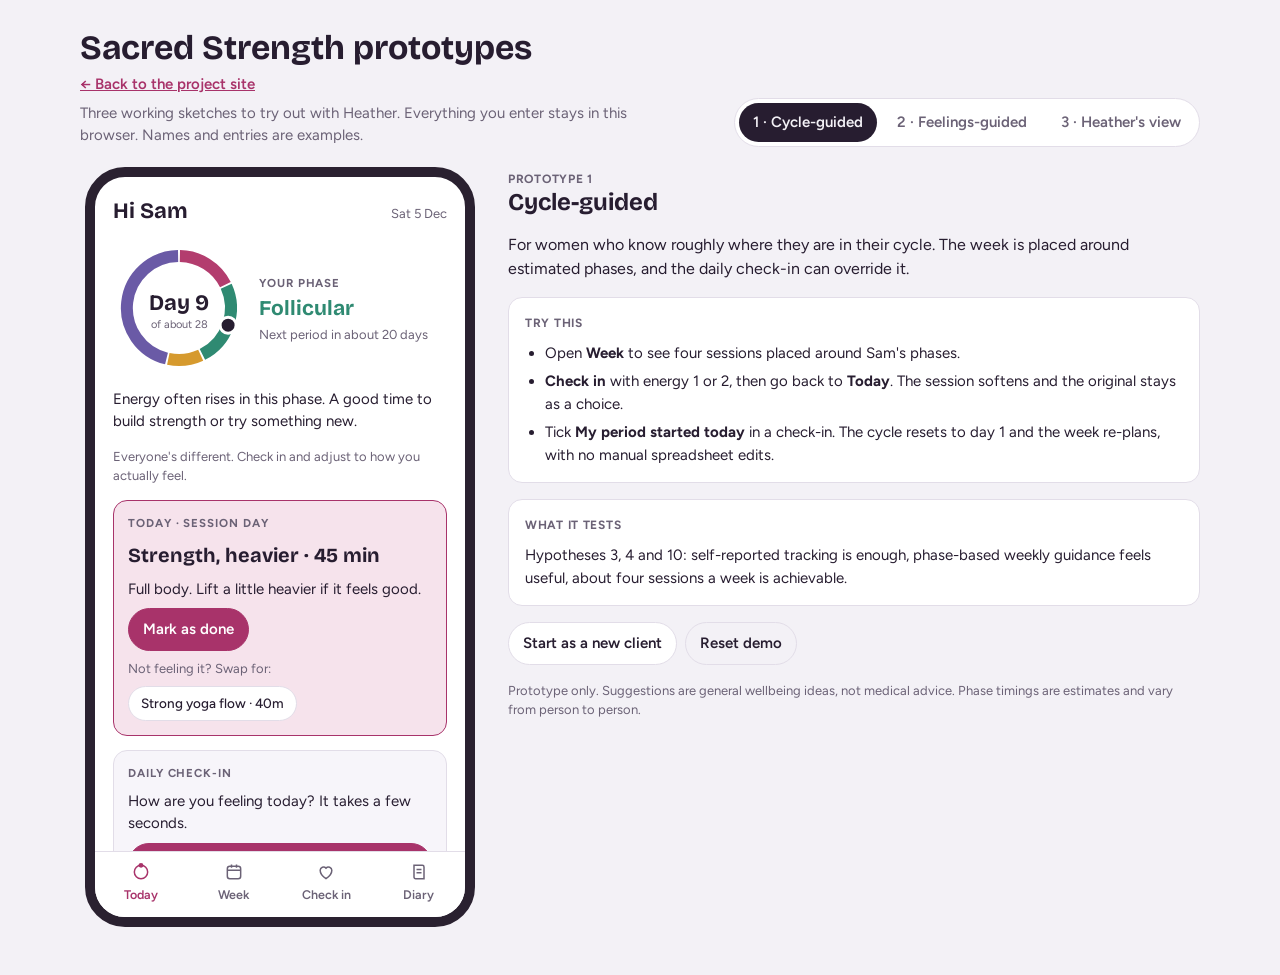
<file: prototypes.html>
<!doctype html><html lang="en"><head><meta charset="utf-8"><meta name="viewport" content="width=device-width,initial-scale=1,viewport-fit=cover">
<title>Sacred Strength · App prototypes</title>
<meta name="robots" content="noindex">
<link rel="preconnect" href="https://fonts.googleapis.com">
<link rel="preconnect" href="https://fonts.gstatic.com" crossorigin>
<link rel="stylesheet" href="https://fonts.googleapis.com/css2?family=Bricolage+Grotesque:opsz,wght@12..96,500;12..96,700&family=Figtree:wght@400;500;600;700&display=swap">
<style>
/* Layout: a working phone (or coach desk) on the left, a notes panel on the right; stacks on phones. */
:root{
  --bg:#F3F1F6; --surface:#FFFFFF; --surface-2:#F7F5FA; --line:#E2DDE8;
  --ink:#271D30; --muted:#6B6276; --accent:#A8336A; --accent-soft:#F6E3EC; --on-accent:#FFFFFF;
  --men:#B33D6E; --fol:#2F8A72; --ovu:#D69A2E; --lut:#6A5AA6;
  --good:#2F8A55; --warn:#B7791F; --crit:#B23A3A;
  --display:"Bricolage Grotesque", "Avenir Next", system-ui, sans-serif;
  --body:"Figtree", "Segoe UI", system-ui, sans-serif;
  --r:14px; --device:#2A2130;
}
@media (prefers-color-scheme: dark){:root:not([data-theme="light"]){
  --bg:#151019; --surface:#211A27; --surface-2:#1B1520; --line:#3A3141;
  --ink:#F1ECF5; --muted:#A99FB3; --accent:#E3709E; --accent-soft:#3D2231; --on-accent:#1A1016;
  --men:#E0719B; --fol:#4FBF9C; --ovu:#E7B455; --lut:#9B8BDB;
  --good:#5CC98A; --warn:#E3A84B; --crit:#E46B6B; --device:#4A3F52; color-scheme:dark;}}
:root[data-theme="dark"]{
  --bg:#151019; --surface:#211A27; --surface-2:#1B1520; --line:#3A3141;
  --ink:#F1ECF5; --muted:#A99FB3; --accent:#E3709E; --accent-soft:#3D2231; --on-accent:#1A1016;
  --men:#E0719B; --fol:#4FBF9C; --ovu:#E7B455; --lut:#9B8BDB;
  --good:#5CC98A; --warn:#E3A84B; --crit:#E46B6B; --device:#4A3F52; color-scheme:dark;}
*{box-sizing:border-box}
body{background:var(--bg);color:var(--ink);font-family:var(--body);font-size:15px;line-height:1.5;padding-inline:16px;padding-block:20px 40px}
h1,h2,h3{font-family:var(--display);font-weight:700;line-height:1.15;margin:0;text-wrap:balance}
p{margin:0}
button{font:inherit;color:inherit;cursor:pointer}
button:focus-visible,input:focus-visible,textarea:focus-visible,select:focus-visible{outline:2px solid var(--accent);outline-offset:2px}
.wrap{max-width:1120px;margin:0 auto;display:grid;gap:20px}
.top{display:flex;flex-wrap:wrap;align-items:end;justify-content:space-between;gap:16px}
.brand h1{font-size:clamp(24px,4vw,34px)}
.brand p{color:var(--muted);max-width:60ch;margin-top:6px}
.tabs{display:flex;flex-wrap:wrap;gap:6px;background:var(--surface);border:1px solid var(--line);border-radius:999px;padding:4px}
.tabs button{border:0;background:none;padding:8px 14px;border-radius:999px;font-weight:600;color:var(--muted)}
.tabs button[aria-selected="true"]{background:var(--ink);color:var(--bg)}
.stage{display:grid;grid-template-columns:minmax(0,400px) minmax(0,1fr);gap:28px;align-items:start}
.stage.desk-mode{grid-template-columns:minmax(0,1fr) minmax(0,320px)}
@media (max-width:820px){.stage,.stage.desk-mode{grid-template-columns:minmax(0,1fr)}}
/* phone */
.phone{width:100%;max-width:390px;margin:0 auto;height:760px;max-height:85vh;min-height:600px;border-radius:40px;border:10px solid var(--device);background:var(--surface);display:flex;flex-direction:column;overflow:hidden;position:relative}
.screen{flex:1;overflow-y:auto;padding:18px 18px 24px;display:flex;flex-direction:column;gap:14px}
.appbar{display:flex;justify-content:space-between;align-items:baseline;gap:8px}
.appbar .hi{font-family:var(--display);font-size:22px;font-weight:700}
.appbar .date{color:var(--muted);font-size:13px}
.nav{display:grid;grid-template-columns:repeat(4,1fr);border-top:1px solid var(--line);background:var(--surface)}
.nav button{border:0;background:none;padding:10px 4px 12px;font-size:12.5px;font-weight:600;color:var(--muted);display:flex;flex-direction:column;align-items:center;gap:4px}
.nav button svg{width:20px;height:20px}
.nav button[aria-current="page"]{color:var(--accent)}
.card{background:var(--surface-2);border:1px solid var(--line);border-radius:var(--r);padding:14px;display:flex;flex-direction:column;gap:8px}
.card.hl{background:var(--accent-soft);border-color:var(--accent)}
.eyebrow{font-size:11.5px;font-weight:700;letter-spacing:.08em;text-transform:uppercase;color:var(--muted)}
.big{font-family:var(--display);font-size:20px;font-weight:700}
.muted{color:var(--muted)}
.small{font-size:13px}
.row{display:flex;gap:8px;flex-wrap:wrap;align-items:center}
.btn{border:1px solid var(--line);background:var(--surface);border-radius:999px;padding:9px 14px;font-weight:600}
.btn.primary{background:var(--accent);border-color:var(--accent);color:var(--on-accent)}
.btn.ghost{background:none}
.btn.full{width:100%}
.chip{border:1px solid var(--line);background:var(--surface);border-radius:999px;padding:6px 12px;font-size:13.5px;font-weight:500}
.chip[aria-pressed="true"]{background:var(--accent-soft);border-color:var(--accent);font-weight:700}
.ringwrap{display:flex;gap:14px;align-items:center}
.ringwrap svg{width:132px;height:132px;flex:none}
.phase-name{font-family:var(--display);font-size:21px;font-weight:700}
.dot{width:10px;height:10px;border-radius:50%;display:inline-block;flex:none}
.legend{display:flex;flex-wrap:wrap;gap:10px;font-size:12px;color:var(--muted)}
.legend span{display:inline-flex;align-items:center;gap:5px}
.week{display:flex;flex-direction:column}
.wday{display:grid;grid-template-columns:44px minmax(0,1fr) auto;gap:10px;align-items:center;padding:10px 4px;border-bottom:1px solid var(--line)}
.wday.today{background:var(--accent-soft);border-radius:10px;border-bottom-color:transparent}
.wday .d{font-weight:700;font-size:13px}
.wday .d small{display:block;font-weight:500;color:var(--muted)}
.wday .s{min-width:0}
.wday .s b{display:block;font-weight:600}
.wday .s span{font-size:12.5px;color:var(--muted)}
.pill{font-size:11.5px;font-weight:700;border-radius:999px;padding:3px 9px;white-space:nowrap;display:inline-flex;align-items:center;gap:5px}
.energy{display:flex;gap:8px}
.energy button{width:44px;height:44px;border-radius:50%;border:1px solid var(--line);background:var(--surface);font-weight:700}
.energy button[aria-pressed="true"]{background:var(--accent);border-color:var(--accent);color:var(--on-accent)}
label.f{display:flex;flex-direction:column;gap:6px;font-weight:600;font-size:14px}
input[type=date],input[type=text],input[type=number],textarea,select{font:inherit;color:var(--ink);background:var(--surface);border:1px solid var(--line);border-radius:10px;padding:9px 11px;width:100%}
textarea{min-height:76px;resize:vertical}
.check{display:flex;gap:10px;align-items:flex-start;font-size:14px}
.check input{margin-top:4px;accent-color:var(--accent)}
.entry{border-bottom:1px solid var(--line);padding:10px 0;display:flex;flex-direction:column;gap:4px}
.entry:last-child{border-bottom:0}
.dots{display:inline-flex;gap:3px}
.dots i{width:8px;height:8px;border-radius:50%;background:var(--line);display:inline-block}
.dots i.on{background:var(--accent)}
.toast{position:absolute;left:50%;bottom:76px;transform:translateX(-50%);background:var(--ink);color:var(--bg);padding:8px 14px;border-radius:999px;font-size:13px;font-weight:600;white-space:nowrap}
.steps{display:flex;gap:4px}
.steps i{height:4px;flex:1;border-radius:4px;background:var(--line)}
.steps i.on{background:var(--accent)}
/* notes */
.notes{display:flex;flex-direction:column;gap:16px;min-width:0}
.notes h2{font-size:24px}
.notes .lead{font-size:16px}
.notes ul{margin:0;padding-left:20px;display:flex;flex-direction:column;gap:6px}
.notes .box{background:var(--surface);border:1px solid var(--line);border-radius:var(--r);padding:16px;display:flex;flex-direction:column;gap:10px}
.tag{font-size:12px;font-weight:700;color:var(--muted);letter-spacing:.06em;text-transform:uppercase}
/* coach desk */
.desk{background:var(--surface);border:1px solid var(--line);border-radius:20px;padding:18px;display:flex;flex-direction:column;gap:14px;min-width:0}
.tablewrap{overflow-x:auto}
table{border-collapse:collapse;width:100%;min-width:620px;font-variant-numeric:tabular-nums}
th{font-size:11.5px;text-transform:uppercase;letter-spacing:.07em;color:var(--muted);text-align:left;padding:8px 10px;border-bottom:1px solid var(--line)}
td{padding:11px 10px;border-bottom:1px solid var(--line);vertical-align:middle}
tr.sel td{background:var(--accent-soft)}
tr.click{cursor:pointer}
tr.click:hover td{background:var(--surface-2)}
.detail{display:grid;grid-template-columns:minmax(0,1fr) minmax(0,1fr);gap:16px}
@media (max-width:640px){.detail{grid-template-columns:minmax(0,1fr)}}
@media (prefers-reduced-motion:no-preference){.screen{scroll-behavior:smooth}}
</style>
</head><body>

<div class="wrap">
  <header class="top">
    <div class="brand">
      <h1>Sacred Strength prototypes</h1>
      <p><a href="index.html" target="_top" style="color:var(--accent);font-weight:600">&larr; Back to the project site</a></p><p>Three working sketches to try out with Heather. Everything you enter stays in this browser. Names and entries are examples.</p>
    </div>
    <div class="tabs" role="tablist" aria-label="Prototype">
      <button role="tab" id="tab-cycle" data-tab="cycle">1 · Cycle-guided</button>
      <button role="tab" id="tab-feelings" data-tab="feelings">2 · Feelings-guided</button>
      <button role="tab" id="tab-coach" data-tab="coach">3 · Heather's view</button>
    </div>
  </header>
  <main class="stage" id="stage">
    <section id="device" aria-live="polite"></section>
    <aside class="notes" id="notes"></aside>
  </main>
</div>

<script>
(function(){
const KEY='sacred-strength-proto-v1';
const DAY=864e5;
const pad=n=>String(n).padStart(2,'0');
const iso=d=>`${d.getFullYear()}-${pad(d.getMonth()+1)}-${pad(d.getDate())}`;
const fromIso=s=>{const [y,m,d]=s.split('-').map(Number);return new Date(y,m-1,d)};
const TODAY=(()=>{const d=new Date();return new Date(d.getFullYear(),d.getMonth(),d.getDate())})();
const add=(d,n)=>new Date(d.getFullYear(),d.getMonth(),d.getDate()+n);
const diff=(a,b)=>Math.round((a-b)/DAY);
const DOW=['Sun','Mon','Tue','Wed','Thu','Fri','Sat'];
const MON=['Jan','Feb','Mar','Apr','May','Jun','Jul','Aug','Sep','Oct','Nov','Dec'];
const nice=d=>`${DOW[d.getDay()]} ${d.getDate()} ${MON[d.getMonth()]}`;
const esc=s=>String(s??'').replace(/[&<>"']/g,c=>({'&':'&amp;','<':'&lt;','>':'&gt;','"':'&quot;',"'":'&#39;'}[c]));

const SESS={
  strengthHeavy:{name:'Strength, heavier',mins:45,type:'strength',level:3,detail:'Full body. Lift a little heavier if it feels good.'},
  yogaPower:{name:'Strong yoga flow',mins:40,type:'yoga',level:3,detail:'Longer holds and standing balances.'},
  strengthSteady:{name:'Strength, steady',mins:35,type:'strength',level:2,detail:'Lower body, slow and controlled.'},
  yogaFlow:{name:'Yoga flow',mins:30,type:'yoga',level:2,detail:'A moving flow to wake the body up.'},
  longWalk:{name:'Long walk',mins:45,type:'walk',level:2,detail:'Somewhere green if you can.'},
  yogaRest:{name:'Restorative yoga',mins:20,type:'yoga',level:1,detail:'Floor-based, supported poses. Slow breathing.'},
  walk:{name:'Walk outside',mins:15,type:'walk',level:1,detail:'Easy pace. Notice what you can hear.'},
  mindful:{name:'Mindful pause',mins:10,type:'mind',level:1,detail:'Sit, breathe and check in with your body.'},
  rest:{name:'Rest day',mins:0,type:'rest',level:0,detail:'Rest is part of the plan.'}
};
const ORDER={3:['strengthHeavy','yogaPower','strengthSteady','longWalk'],2:['strengthSteady','yogaFlow','longWalk'],1:['yogaRest','walk','mindful']};
const LIKES=[['strength','Strength'],['yoga','Yoga'],['walk','Walking'],['mind','Mindfulness']];
function pick(level,likes){const l=Math.max(1,Math.min(3,level));const c=ORDER[l].filter(k=>likes.includes(SESS[k].type));return c[0]||ORDER[l][0]}
function options(level,likes){const out=[];for(const l of [level,level-1,1]){if(l<1||l>3)continue;for(const k of ORDER[l]){if((likes.includes(SESS[k].type)||k==='mindful')&&!out.includes(k))out.push(k)}}return out.slice(0,3)}

const PHASES={men:{name:'Menstrual',col:'var(--men)',text:'Energy is often lower now. Rest counts as training. Gentle movement if you want it.'},
fol:{name:'Follicular',col:'var(--fol)',text:'Energy often rises in this phase. A good time to build strength or try something new.'},
ovu:{name:'Ovulatory',col:'var(--ovu)',text:'Many women feel strongest around now. Go for it if you feel it.'},
lut:{name:'Luteal',col:'var(--lut)',text:'Energy can dip towards the end of this phase. Steady sessions and more recovery.'}};
function phaseOf(day,len){if(day<=5)return'men';if(day>=len-15&&day<=len-13)return'ovu';if(day<len-15)return'fol';return'lut'}
function levelOf(day,len){const p=phaseOf(day,len);if(p==='men')return 1;if(p==='fol')return day<=8?2:3;if(p==='ovu')return 3;return day>len-5?1:2}
function cycleDay(p,date){if(!p.lastStart)return null;return diff(date,fromIso(p.lastStart))+1}

/* ---------- sample data ---------- */
function makeLogs(spec){return spec.map(([ago,energy,mood,sym,note,period])=>({date:iso(add(TODAY,-ago)),energy,mood,symptoms:sym||[],note:note||'',period:!!period,shared:true}))}
function sample(){
  return {
    tab:'cycle',screen:{cycle:'today',feelings:'today'},coachSel:'sam',onboard:null,
    notes:{cycle:'Thursday could be a strong day. Enjoy it, or ease off if your body says no.',feelings:''},
    profiles:{
      cycle:{name:'Sam',mode:'cycle',lastStart:iso(add(TODAY,-8)),startKind:'known',len:28,irregular:false,sessions:4,likes:['strength','yoga','walk','mind'],style:'plan',done:{},periods:[],
        logs:makeLogs([[8,2,['Tired'],['Cramps'],'First day. Stayed in with a hot water bottle.',true],[7,2,['Calm'],['Cramps']],[6,3,['Calm'],[]],[5,3,['Calm'],[],'Short walk at lunch felt good.'],[4,3,['Happy'],[]],[3,4,['Happy'],[]],[2,4,['Motivated'],[],'Strength session felt easy today.'],[1,4,['Happy'],[]]])},
      feelings:{name:'Jo',mode:'feelings',lastStart:null,startKind:'unsure',len:28,irregular:true,sessions:3,likes:['yoga','walk','mind'],style:'options',done:{},periods:[iso(add(TODAY,-41))],
        logs:makeLogs([[9,3,['Calm'],[]],[8,2,['Irritable'],['Poor sleep'],'Woke up hot at 3am again.'],[7,2,['Tired'],['Poor sleep']],[6,3,['Calm'],[]],[5,4,['Happy'],[],'Lovely walk by the estuary.'],[4,3,['Calm'],[]],[3,2,['Anxious'],['Headache']],[2,1,['Low'],['Poor sleep'],'Rough night. Felt flat all day.'],[1,2,['Tired'],[]]])}
    }
  };
}
let S;
try{S=JSON.parse(localStorage.getItem(KEY))}catch(e){S=null}
if(!S||!S.profiles)S=sample();
const save=()=>{try{localStorage.setItem(KEY,JSON.stringify(S))}catch(e){}};

/* ---------- plans ---------- */
function weekPlan(p){
  const days=[...Array(7)].map((_,i)=>add(TODAY,i));
  if(p.mode==='cycle'&&p.lastStart){
    const info=days.map(d=>{let cd=cycleDay(p,d);const late=cd>p.len;const c=((cd-1)%p.len+p.len)%p.len+1;return{date:d,day:c,late,phase:phaseOf(c,p.len),level:levelOf(c,p.len)}});
    const idx=info.map((x,i)=>i).sort((a,b)=>info[b].level-info[a].level||a-b);
    const chosen=[];
    for(const i of idx){if(chosen.length>=p.sessions)break;if(!chosen.some(j=>Math.abs(j-i)===1))chosen.push(i)}
    for(const i of idx){if(chosen.length>=p.sessions)break;if(!chosen.includes(i))chosen.push(i)}
    const lowFirst=info.map((x,i)=>i).filter(i=>!chosen.includes(i)).sort((a,b)=>info[a].level-info[b].level||a-b);
    const restIdx=lowFirst[0];
    return info.map((x,i)=>{let key;if(chosen.includes(i))key=pick(x.level,p.likes);else if(i===restIdx)key='rest';else key=x.level>=2?(i%2?'walk':'mindful'):'mindful';return{...x,key,session:chosen.includes(i)}});
  }
  const slots={2:[1,4],3:[0,2,4],4:[0,2,4,5],5:[0,1,3,4,5]}[p.sessions]||[0,2,4];
  const others=[...Array(7).keys()].filter(i=>!slots.includes(i));
  return days.map((d,i)=>({date:d,session:slots.includes(i),key:slots.includes(i)?null:(i===others[others.length-1]?'rest':(i%2?'walk':'mindful'))}));
}
function todayLog(p){return p.logs.find(l=>l.date===iso(TODAY))}
function energyLevel(e){return e<=2?1:e===3?2:3}

/* ---------- small svg helpers ---------- */
function ring(p,day,estimate){
  const len=p.len,cx=66,cy=66,r=52,sw=12;
  const a=d=>(d-1)/len*2*Math.PI-Math.PI/2;
  const pt=d=>[cx+r*Math.cos(a(d)),cy+r*Math.sin(a(d))];
  const seg=(d0,d1,col)=>{const [x0,y0]=pt(d0+0.08),[x1,y1]=pt(d1+1-0.08);const large=(d1+1-d0)/len>0.5?1:0;return`<path d="M${x0.toFixed(1)} ${y0.toFixed(1)}A${r} ${r} 0 ${large} 1 ${x1.toFixed(1)} ${y1.toFixed(1)}" fill="none" stroke="${col}" stroke-width="${sw}"${estimate?' stroke-dasharray="5 4"':''}/>`};
  const [mx,my]=pt(day+0.5);
  return`<svg viewBox="0 0 132 132" role="img" aria-label="Cycle day ${day} of about ${len}">${seg(1,5,'var(--men)')}${seg(6,len-16,'var(--fol)')}${seg(len-15,len-13,'var(--ovu)')}${seg(len-12,len,'var(--lut)')}<circle cx="${mx.toFixed(1)}" cy="${my.toFixed(1)}" r="8" fill="var(--ink)" stroke="var(--surface)" stroke-width="3"/><text x="${cx}" y="${cy+2}" text-anchor="middle" font-family="Bricolage Grotesque, system-ui" font-weight="700" font-size="22" fill="var(--ink)">Day ${day}</text><text x="${cx}" y="${cy+20}" text-anchor="middle" font-size="11" fill="var(--muted)">${estimate?'estimated':'of about '+len}</text></svg>`;
}
function spark(logs,w=300,h=70){
  const days=[...Array(10)].map((_,i)=>iso(add(TODAY,i-9)));
  const pts=days.map((d,i)=>{const l=logs.find(x=>x.date===d);return l?{i,e:l.energy}:null}).filter(Boolean);
  if(!pts.length)return'';
  const X=i=>12+i*(w-24)/9,Y=e=>h-14-(e-1)*(h-28)/4;
  const line=pts.map((p,k)=>`${k?'L':'M'}${X(p.i).toFixed(1)} ${Y(p.e).toFixed(1)}`).join('');
  const area=`${line}L${X(pts[pts.length-1].i).toFixed(1)} ${h-14}L${X(pts[0].i).toFixed(1)} ${h-14}Z`;
  const last=pts[pts.length-1];
  return`<svg viewBox="0 0 ${w} ${h}" width="100%" role="img" aria-label="Energy over the last 10 days"><line x1="12" x2="${w-12}" y1="${Y(3)}" y2="${Y(3)}" stroke="var(--line)" stroke-dasharray="3 4"/><path d="${area}" fill="var(--accent)" fill-opacity=".12"/><path d="${line}" fill="none" stroke="var(--accent)" stroke-width="2"/>${pts.map(p=>`<circle cx="${X(p.i).toFixed(1)}" cy="${Y(p.e).toFixed(1)}" r="${p===last?4.5:2.5}" fill="var(--accent)"/>`).join('')}<text x="12" y="${h-1}" font-size="10" fill="var(--muted)">10 days ago</text><text x="${w-12}" y="${h-1}" font-size="10" text-anchor="end" fill="var(--muted)">today</text></svg>`;
}
function miniSpark(logs){
  const days=[...Array(7)].map((_,i)=>iso(add(TODAY,i-6)));
  return`<svg viewBox="0 0 84 24" width="84" height="24" aria-hidden="true">${days.map((d,i)=>{const l=logs.find(x=>x.date===d&&x.shared!==false);const h=l?l.energy*4:2;return`<rect x="${i*12}" y="${22-h}" width="8" height="${h}" rx="2" fill="${l?(l.energy<=2?'var(--warn)':'var(--accent)'):'var(--line)'}"/>`}).join('')}</svg>`;
}
const dots=e=>`<span class="dots" aria-label="Energy ${e} of 5">${[1,2,3,4,5].map(i=>`<i class="${i<=e?'on':''}"></i>`).join('')}</span>`;
const ICON={today:'<svg viewBox="0 0 24 24" fill="none" stroke="currentColor" stroke-width="1.8"><circle cx="12" cy="12" r="8"/><circle cx="12" cy="4" r="2" fill="currentColor"/></svg>',week:'<svg viewBox="0 0 24 24" fill="none" stroke="currentColor" stroke-width="1.8"><rect x="4" y="5" width="16" height="15" rx="3"/><path d="M4 10h16M9 3v4M15 3v4"/></svg>',checkin:'<svg viewBox="0 0 24 24" fill="none" stroke="currentColor" stroke-width="1.8"><path d="M12 20s-7-4.4-7-10a4 4 0 0 1 7-2.6A4 4 0 0 1 19 10c0 5.6-7 10-7 10z"/></svg>',diary:'<svg viewBox="0 0 24 24" fill="none" stroke="currentColor" stroke-width="1.8"><path d="M6 4h10a2 2 0 0 1 2 2v14H8a2 2 0 0 1-2-2z"/><path d="M9 9h6M9 13h6"/></svg>'};

/* ---------- client app ---------- */
let toastMsg='';
function client(){
  const t=S.tab,p=S.profiles[t];
  if(S.onboard&&S.onboard.tab===t)return onboarding();
  const scr=S.screen[t];
  const body={today:todayScreen,week:weekScreen,checkin:checkinScreen,diary:diaryScreen}[scr](p);
  return`<div class="phone"><div class="screen" id="screen">${body}</div>${toastMsg?`<div class="toast" role="status">${esc(toastMsg)}</div>`:''}<nav class="nav" aria-label="App">${[['today','Today'],['week','Week'],['checkin','Check in'],['diary','Diary']].map(([k,l])=>`<button data-go="${k}" ${scr===k?'aria-current="page"':''}>${ICON[k]}${l}</button>`).join('')}</nav></div>`;
}
function appbar(p){return`<div class="appbar"><span class="hi">Hi ${esc(p.name)}</span><span class="date">${nice(TODAY)}</span></div>`}
function sessionCard(p,plan0){
  const log=todayLog(p);const ds=iso(TODAY);
  let key=plan0.key,note='';
  let opts=[];
  if(p.mode==='cycle'){
    if(plan0.session){
      opts=options(plan0.level,p.likes).filter(k=>k!==key);
      if(log&&energyLevel(log.energy)<SESS[key].level){note=`You said your energy is ${log.energy} out of 5 today, so here's a gentler option. The original is still there if you want it.`;const orig=key;key=pick(energyLevel(log.energy),p.likes);opts=[orig,...options(energyLevel(log.energy),p.likes).filter(k=>k!==key&&k!==orig)].slice(0,3)}
    }
  }else{
    if(plan0.session){
      if(!log)return`<div class="card hl"><span class="eyebrow">Today · session day</span><p class="big">Check in first</p><p>Tell us how you feel and we'll suggest options that match your energy.</p><button class="btn primary" data-go="checkin">Check in</button></div>`;
      const lv=energyLevel(log.energy);opts=options(lv,p.likes);key=opts.shift();note=`Based on your check-in: energy ${log.energy} out of 5${log.mood.length?', feeling '+log.mood.join(', ').toLowerCase():''}.`;
    }
  }
  if(p.swaps&&p.swaps[ds])key=p.swaps[ds];
  const s=SESS[key];const done=p.done[ds]===key;
  const alt=(p.style==='options'||p.mode==='feelings')?opts:opts.slice(0,1);
  return`<div class="card ${plan0.session?'hl':''}"><span class="eyebrow">Today${plan0.session?' · session day':''}</span><p class="big">${s.name}${s.mins?` · ${s.mins} min`:''}</p><p>${s.detail}</p>${note?`<p class="small muted">${esc(note)}</p>`:''}
  <div class="row"><button class="btn ${done?'':'primary'}" data-done="${key}">${done?'Done ✓':'Mark as done'}</button></div>
  ${alt.length?`<div class="small muted">${p.style==='options'||p.mode==='feelings'?'Or choose:':'Not feeling it? Swap for:'}</div><div class="row">${alt.filter(k=>k!==key).map(k=>`<button class="chip" data-swap="${k}">${SESS[k].name}${SESS[k].mins?` · ${SESS[k].mins}m`:''}</button>`).join('')}</div>`:''}</div>`;
}
function todayScreen(p){
  const plan=weekPlan(p);const log=todayLog(p);
  let top='';
  if(p.mode==='cycle'){
    const cd=cycleDay(p,TODAY);
    if(cd>p.len){top=`<div class="card"><span class="eyebrow">Day ${cd}</span><p class="big">Your period may be due</p><p>It's a little later than your usual ${p.len} days. That's common. Log it in Check in when it starts and the plan will reset around it.</p></div>`}
    else{const ph=PHASES[phaseOf(cd,p.len)];const left=p.len-cd+1;
    top=`<div class="ringwrap">${ring(p,cd,p.startKind==='guess')}<div><span class="eyebrow">${p.startKind==='guess'?'Estimated phase':'Your phase'}</span><p class="phase-name" style="color:${ph.col}">${ph.name}</p><p class="small muted">Next period in about ${left} day${left===1?'':'s'}</p></div></div>
    <p>${ph.text}</p><p class="small muted">Everyone's different. Check in and adjust to how you actually feel.</p>`}
  }else{
    top=`<div class="card"><span class="eyebrow">Feelings-guided</span><p>Your plan follows how you feel, not cycle dates. The more you check in, the better it fits.</p>${spark(p.logs)}<p class="small muted">Energy, 1 to 5. Dashed line is the middle.</p></div>`;
    if(p.periods.length>=2)top+=`<div class="card"><p><b>We could estimate your cycle now.</b> You've logged ${p.periods.length} periods. Want to try cycle-guided planning?</p><button class="btn" data-switch="cycle">Try cycle-guided</button></div>`;
  }
  const ci=log?`<div class="card"><span class="eyebrow">Checked in</span><div class="row">${dots(log.energy)}<span class="small">${esc(log.mood.join(', '))}</span></div></div>`:`<div class="card"><span class="eyebrow">Daily check-in</span><p>How are you feeling today? It takes a few seconds.</p><button class="btn primary" data-go="checkin">Check in</button></div>`;
  return appbar(p)+top+(p.mode==='feelings'?ci+sessionCard(p,plan[0]):sessionCard(p,plan[0])+ci);
}
function weekScreen(p){
  const plan=weekPlan(p);const note=S.notes[S.tab];
  const rows=plan.map((x,i)=>{
    let s,sub;
    if(x.key){s=SESS[x.key];sub=s.mins?`${s.mins} min`:'Recovery';}
    const done=p.done[iso(x.date)];
    const label=x.key?`<b>${s.name}</b><span>${sub}${done?' · done ✓':''}</span>`:`<b>Session, chosen on the day</b><span>Pick from options that match your energy${done?' · done ✓':''}</span>`;
    const chip=p.mode==='cycle'?`<span class="pill" style="background:color-mix(in srgb, ${PHASES[x.phase].col} 16%, transparent);color:${PHASES[x.phase].col}"><span class="dot" style="background:${PHASES[x.phase].col}"></span>${PHASES[x.phase].name}</span>`:(x.session?'<span class="pill" style="background:var(--accent-soft);color:var(--accent)">Session</span>':'');
    return`<div class="wday ${i===0?'today':''}"><span class="d">${DOW[x.date.getDay()]}<small>${x.date.getDate()} ${MON[x.date.getMonth()]}</small></span><span class="s">${label}</span>${chip}</div>`}).join('');
  let change='';
  if(p.mode==='cycle'){for(let i=1;i<plan.length;i++){if(plan[i].phase!==plan[i-1].phase){change=`<div class="card"><span class="eyebrow">Coming up</span><p><b>${PHASES[plan[i].phase].name} phase likely from ${DOW[plan[i].date.getDay()]}.</b> The plan is placed around it.</p></div>`;break}}}
  return`<div class="appbar"><span class="hi">Your week</span><span class="date">${p.sessions} sessions</span></div>${change}
  <div class="week">${rows}</div>
  <div class="card"><span class="eyebrow">Note from Heather</span><p>${note?esc(note):'<span class="muted">Heather\'s note for the week will show here. Try writing one in Heather\'s view.</span>'}</p></div>
  ${p.mode==='cycle'?`<div class="legend">${Object.values(PHASES).map(ph=>`<span><span class="dot" style="background:${ph.col}"></span>${ph.name}</span>`).join('')}</div>`:''}`;
}
let draft=null;
function checkinScreen(p){
  const ex=todayLog(p);
  if(!draft)draft=ex?JSON.parse(JSON.stringify(ex)):{date:iso(TODAY),energy:0,mood:[],symptoms:[],note:'',period:false,shared:true};
  const MOODS=['Happy','Calm','Motivated','Tired','Irritable','Anxious','Low'];
  const SYMS=['Cramps','Bloated','Headache','Poor sleep','Hot flushes','Sore'];
  return`<div class="appbar"><span class="hi">How are you today?</span></div>
  <div><p class="eyebrow">Energy</p><div class="energy" role="group" aria-label="Energy, 1 low to 5 high">${[1,2,3,4,5].map(n=>`<button data-energy="${n}" aria-pressed="${draft.energy===n}">${n}</button>`).join('')}</div><div class="row small muted" style="justify-content:space-between;max-width:252px;margin-top:4px"><span>Low</span><span>High</span></div></div>
  <div><p class="eyebrow">Mood</p><div class="row">${MOODS.map(m=>`<button class="chip" data-mood="${m}" aria-pressed="${draft.mood.includes(m)}">${m}</button>`).join('')}</div></div>
  <div><p class="eyebrow">Anything else?</p><div class="row">${SYMS.map(m=>`<button class="chip" data-sym="${m}" aria-pressed="${draft.symptoms.includes(m)}">${m}</button>`).join('')}</div></div>
  <label class="f" for="ci-note">Diary note <span class="small muted" style="font-weight:400">How's your body, your head, your week?</span><textarea id="ci-note" placeholder="Optional">${esc(draft.note)}</textarea></label>
  <label class="check" for="ci-period"><input type="checkbox" id="ci-period" ${draft.period?'checked':''}> My period started today</label>
  <label class="check" for="ci-share"><input type="checkbox" id="ci-share" ${draft.shared?'checked':''}> Share this entry with Heather</label>
  <button class="btn primary full" data-save="1" ${draft.energy?'':'disabled aria-disabled="true" style="opacity:.5"'}>${draft.energy?'Save check-in':'Choose your energy to save'}</button>`;
}
function diaryScreen(p){
  const logs=[...p.logs].sort((a,b)=>b.date.localeCompare(a.date));
  return`<div class="appbar"><span class="hi">Your diary</span><span class="date">${logs.length} entries</span></div>
  ${p.mode==='feelings'?`<div class="card">${spark(p.logs)}</div>`:''}
  <div>${logs.map(l=>`<div class="entry"><div class="row" style="justify-content:space-between"><b>${nice(fromIso(l.date))}</b>${dots(l.energy)}</div><span class="small">${esc([...l.mood,...l.symptoms].join(' · '))}${l.period?' · <b>Period started</b>':''}</span>${l.note?`<span class="small muted">"${esc(l.note)}"</span>`:''}${l.shared===false?'<span class="small muted">Private, not shared with Heather</span>':''}</div>`).join('')}</div>`;
}

/* ---------- onboarding ---------- */
function onboarding(){
  const o=S.onboard;const st=o.step;
  const steps=`<div class="steps" aria-hidden="true">${[0,1,2,3].map(i=>`<i class="${i<=st?'on':''}"></i>`).join('')}</div>`;
  let body='';
  if(st===0)body=`<h2>Welcome</h2><p class="muted">A few quick questions so Heather can plan with you. You can skip anything you're not sure about.</p><label class="f" for="ob-name">What should we call you?<input type="text" id="ob-name" value="${esc(o.name)}" placeholder="First name"></label>`;
  if(st===1)body=`<h2>Your cycle</h2><p class="muted">When did your last period start?</p>
    <div class="row">${[['known','I know the date'],['guess','Best guess'],['unsure',"I'm not sure"]].map(([k,l])=>`<button class="chip" data-kind="${k}" aria-pressed="${o.startKind===k}">${l}</button>`).join('')}</div>
    ${o.startKind!=='unsure'?`<label class="f" for="ob-date">${o.startKind==='guess'?'Roughly when?':'Start date'}<input type="date" id="ob-date" value="${o.lastStart}" max="${iso(TODAY)}"></label><label class="f" for="ob-len">Usual cycle length, in days<input type="number" id="ob-len" min="18" max="45" value="${o.len}"></label>`:'<p class="small">No problem. We\'ll start from how you feel, and you can log your period when it comes.</p>'}
    <label class="check" for="ob-irr"><input type="checkbox" id="ob-irr" ${o.irregular?'checked':''}> My cycle is irregular or changing (for example, perimenopause)</label>
    <label class="check" for="ob-hc"><input type="checkbox" id="ob-hc" ${o.hormonal?'checked':''}> I use hormonal contraception</label>`;
  if(st===2)body=`<h2>Your week</h2><label class="f" for="ob-sess">How many sessions a week feel realistic?<select id="ob-sess">${[2,3,4,5].map(n=>`<option ${o.sessions===n?'selected':''}>${n}</option>`).join('')}</select></label><p class="eyebrow">What do you enjoy?</p><div class="row">${LIKES.map(([k,l])=>`<button class="chip" data-like="${k}" aria-pressed="${o.likes.includes(k)}">${l}</button>`).join('')}</div>`;
  if(st===3){const fm=o.startKind==='unsure'||o.irregular||o.hormonal;body=`<h2>How do you like to be coached?</h2><div class="row">${[['plan','Plan it for me'],['options','Give me options']].map(([k,l])=>`<button class="chip" data-style="${k}" aria-pressed="${o.style===k}">${l}</button>`).join('')}</div><p class="small muted">Some people want a clear plan, others like to choose. You can change this any time.</p><div class="card hl"><span class="eyebrow">Your plan will be</span><p class="big">${fm?'Feelings-guided':'Cycle-guided'}</p><p class="small">${fm?'Your daily check-ins shape the plan. If a regular pattern shows up, you can switch to cycle-guided.':'Sessions are placed around your estimated phases, and adjust to your check-ins.'}</p></div>`}
  return`<div class="phone"><div class="screen">${steps}${body}<div class="row" style="margin-top:auto;justify-content:space-between">${st?'<button class="btn ghost" data-ob="back">Back</button>':'<button class="btn ghost" data-ob="cancel">Cancel</button>'}<button class="btn primary" data-ob="${st===3?'finish':'next'}">${st===3?'Start':'Next'}</button></div></div></div>`;
}

/* ---------- coach view ---------- */
function coachClients(){
  const live=['cycle','feelings'].map(k=>({id:k==='cycle'?'sam':'jo',tab:k,p:S.profiles[k]}));
  const priya={name:'Priya',mode:'cycle',lastStart:iso(add(TODAY,-23)),startKind:'guess',len:29,logs:makeLogs([[6,3,['Calm'],[]],[5,3,['Calm'],[]],[4,3,['Tired'],[]],[2,2,['Irritable'],['Bloated'],'Snappy with everyone.'],[1,2,['Tired'],['Poor sleep']],[0,1,['Low'],['Headache'],'Skipped the session. Felt guilty.']]),style:'plan'};
  const kate={name:'Kate',mode:'cycle',lastStart:iso(add(TODAY,-15)),startKind:'known',len:27,logs:makeLogs([[9,4,['Motivated'],[]],[7,4,['Happy'],[]],[5,3,['Calm'],[],'Busy week at work.']]),style:'options'};
  return [...live,{id:'priya',p:priya},{id:'kate',p:kate}];
}
function flags(p){
  const shared=p.logs.filter(l=>l.shared!==false).sort((a,b)=>a.date.localeCompare(b.date));
  const out=[];
  const last=shared[shared.length-1];
  const since=last?diff(TODAY,fromIso(last.date)):99;
  if(since>=3)out.push(['warn',`No check-in for ${since} days`]);
  const l3=shared.slice(-3);
  if(l3.length===3&&l3.every(l=>l.energy<=2)&&since<3)out.push(['crit','Low energy 3 days running']);
  if(p.mode==='cycle'&&p.lastStart&&cycleDay(p,TODAY)>p.len+2)out.push(['warn','Period may be late']);
  if(!out.length)out.push(['good','On track']);
  return out;
}
function where(p){if(p.mode!=='cycle'||!p.lastStart)return'Feelings-guided';const cd=cycleDay(p,TODAY);if(cd>p.len)return`Day ${cd} · due`;return`Day ${cd} · ${PHASES[phaseOf(cd,p.len)].name}${p.startKind==='guess'?' (est.)':''}`}
function coach(){
  const cl=coachClients();const sel=cl.find(c=>c.id===S.coachSel)||cl[0];
  const pillCol={good:'var(--good)',warn:'var(--warn)',crit:'var(--crit)'};
  const rows=cl.map(c=>{const p=c.p;const sh=p.logs.filter(l=>l.shared!==false);const last=sh.map(l=>l.date).sort().pop();return`<tr class="click ${c===sel?'sel':''}" data-client="${c.id}" tabindex="0"><td><b>${esc(p.name)}</b></td><td>${where(p)}</td><td>${last?nice(fromIso(last)):'None yet'}</td><td>${miniSpark(p.logs)}</td><td>${flags(p).map(([k,t])=>`<span class="pill" style="background:color-mix(in srgb, ${pillCol[k]} 15%, transparent);color:${pillCol[k]}">${t}</span>`).join(' ')}</td></tr>`}).join('');
  const p=sel.p;const sh=[...p.logs].filter(l=>l.shared!==false).sort((a,b)=>b.date.localeCompare(a.date)).slice(0,6);
  const noteBox=sel.tab?`<label class="f" for="coach-note">Note for ${esc(p.name)}'s week<textarea id="coach-note">${esc(S.notes[sel.tab])}</textarea></label><div class="row"><button class="btn primary" data-savenote="${sel.tab}">Send note</button><span class="small muted">Shows on the Week screen in prototype ${sel.tab==='cycle'?1:2}.</span></div>`:`<p class="small muted">Example client. Notes can be sent to Sam and Jo, who are linked to prototypes 1 and 2.</p>`;
  return`<div class="desk"><div class="row" style="justify-content:space-between"><h2 style="font-size:22px">Clients</h2><span class="small muted">${nice(TODAY)} · example clients</span></div>
  <div class="tablewrap"><table><thead><tr><th>Client</th><th>Where she is</th><th>Last check-in</th><th>Energy, 7 days</th><th>Needs a look</th></tr></thead><tbody>${rows}</tbody></table></div>
  <div class="detail"><div class="card"><span class="eyebrow">${esc(p.name)} · recent shared entries</span>${sh.length?sh.map(l=>`<div class="entry"><div class="row" style="justify-content:space-between"><b class="small">${nice(fromIso(l.date))}</b>${dots(l.energy)}</div><span class="small">${esc([...l.mood,...l.symptoms].join(' · '))}${l.period?' · <b>Period started</b>':''}</span>${l.note?`<span class="small muted">"${esc(l.note)}"</span>`:''}</div>`).join(''):'<p class="muted">Nothing shared yet.</p>'}</div>
  <div class="card"><span class="eyebrow">Plan and note</span><p class="small"><b>${p.mode==='cycle'?'Cycle-guided':'Feelings-guided'}</b>, prefers ${p.style==='options'?'options':'a set plan'}.</p>${noteBox}</div></div></div>`;
}

/* ---------- notes panel ---------- */
const NOTES={
  cycle:{h:'Cycle-guided',lead:'For women who know roughly where they are in their cycle. The week is placed around estimated phases, and the daily check-in can override it.',
    tr:['Open <b>Week</b> to see four sessions placed around Sam\'s phases.','<b>Check in</b> with energy 1 or 2, then go back to <b>Today</b>. The session softens and the original stays as a choice.','Tick <b>My period started today</b> in a check-in. The cycle resets to day 1 and the week re-plans, with no manual spreadsheet edits.'],
    tests:'Hypotheses 3, 4 and 10: self-reported tracking is enough, phase-based weekly guidance feels useful, about four sessions a week is achievable.'},
  feelings:{h:'Feelings-guided',lead:'For women with irregular, unknown or changing cycles, including perimenopause and hormonal contraception. No dates needed: the check-in drives the plan.',
    tr:['On <b>Today</b>, Jo\'s energy trend replaces the cycle ring.','<b>Check in</b> and the session options change to match the energy you gave.','Log a period in a check-in. Once two are logged, the app offers to estimate a cycle and switch.'],
    tests:'Hypotheses 7 and 14: women without a predictable cycle want this, and a feelings-guided plan works for them.'},
  coach:{h:"Heather's view",lead:'What replaces the spreadsheet. Heather sees who needs a look, reads what each client chose to share, and sends a personal note for the week.',
    tr:['Click a client to read her shared diary entries.','Write a note for Sam or Jo and press <b>Send note</b>, then open prototype 1 or 2 and go to <b>Week</b>.','Entries marked private in a check-in never appear here.'],
    tests:'Hypotheses 15 and 16: being listened to is what clients value, and Heather can keep up with logs without strain.'}
};
function notes(){
  const n=NOTES[S.tab];
  return`<div><span class="tag">Prototype ${S.tab==='cycle'?1:S.tab==='feelings'?2:3}</span><h2>${n.h}</h2></div><p class="lead">${n.lead}</p>
  <div class="box"><span class="tag">Try this</span><ul>${n.tr.map(x=>`<li>${x}</li>`).join('')}</ul></div>
  <div class="box"><span class="tag">What it tests</span><p>${n.tests}</p></div>
  <div class="row">${S.tab!=='coach'?'<button class="btn" data-fresh="1">Start as a new client</button>':''}<button class="btn ghost" data-reset="1">Reset demo</button></div>
  <p class="small muted">Prototype only. Suggestions are general wellbeing ideas, not medical advice. Phase timings are estimates and vary from person to person.</p>`;
}

/* ---------- render + events ---------- */
const stage=document.getElementById('stage'),device=document.getElementById('device'),notesEl=document.getElementById('notes');
function render(){
  document.querySelectorAll('[role=tab]').forEach(b=>{const on=b.dataset.tab===S.tab;b.setAttribute('aria-selected',on);b.tabIndex=on?0:-1});
  stage.classList.toggle('desk-mode',S.tab==='coach');
  device.innerHTML=S.tab==='coach'?coach():client();
  notesEl.innerHTML=notes();
}
function flash(m){toastMsg=m;render();setTimeout(()=>{toastMsg='';render()},2200)}
function readOnboardInputs(){const o=S.onboard;const g=id=>document.getElementById(id);
  if(g('ob-name'))o.name=g('ob-name').value.trim();
  if(g('ob-date'))o.lastStart=g('ob-date').value||o.lastStart;
  if(g('ob-len'))o.len=Math.max(18,Math.min(45,Number(g('ob-len').value)||28));
  if(g('ob-irr'))o.irregular=g('ob-irr').checked;
  if(g('ob-hc'))o.hormonal=g('ob-hc').checked;
  if(g('ob-sess'))o.sessions=Number(g('ob-sess').value);}
document.addEventListener('click',e=>{
  const b=e.target.closest('button,tr[data-client]');if(!b)return;
  const d=b.dataset;const t=S.tab;const p=S.profiles[t];
  if(d.tab){S.tab=d.tab;draft=null;}
  else if(d.go){S.screen[t]=d.go;draft=null;}
  else if(d.done){const ds=iso(TODAY);p.done[ds]=p.done[ds]===d.done?undefined:d.done;p.swaps=p.swaps||{};p.swaps[ds]=d.done;}
  else if(d.swap){p.swaps=p.swaps||{};p.swaps[iso(TODAY)]=d.swap;}
  else if(d.energy){draft.energy=Number(d.energy);draft.note=document.getElementById('ci-note').value;}
  else if(d.mood){const m=d.mood;draft.mood=draft.mood.includes(m)?draft.mood.filter(x=>x!==m):[...draft.mood,m];draft.note=document.getElementById('ci-note').value;}
  else if(d.sym){const m=d.sym;draft.symptoms=draft.symptoms.includes(m)?draft.symptoms.filter(x=>x!==m):[...draft.symptoms,m];draft.note=document.getElementById('ci-note').value;}
  else if(d.save){if(!draft.energy)return;draft.note=document.getElementById('ci-note').value.trim();draft.period=document.getElementById('ci-period').checked;draft.shared=document.getElementById('ci-share').checked;
    p.logs=p.logs.filter(l=>l.date!==draft.date).concat([draft]);
    if(p.swaps)delete p.swaps[iso(TODAY)];
    let msg='Saved. Today has been updated.';
    if(draft.period){if(p.mode==='cycle'){p.lastStart=iso(TODAY);p.startKind='known';msg='Saved. Day 1, and your week has been re-planned.'}else{if(!p.periods.includes(iso(TODAY)))p.periods.push(iso(TODAY));msg='Saved. Period logged.'}}
    draft=null;S.screen[t]='today';save();return flash(msg);}
  else if(d.switch){p.mode='cycle';const ps=[...p.periods].sort();p.lastStart=ps[ps.length-1];p.len=ps.length>1?Math.max(21,Math.min(40,diff(fromIso(ps[ps.length-1]),fromIso(ps[ps.length-2])))):28;p.startKind='guess';}
  else if(d.fresh){S.onboard={tab:t,step:0,name:'',startKind:'known',lastStart:iso(add(TODAY,-3)),len:28,irregular:false,hormonal:false,sessions:4,likes:['strength','yoga'],style:'plan'};}
  else if(d.reset){S=sample();draft=null;try{localStorage.removeItem(KEY)}catch(err){}save();return flash('Demo reset');}
  else if(d.kind){readOnboardInputs();S.onboard.startKind=d.kind;}
  else if(d.like){readOnboardInputs();const o=S.onboard;o.likes=o.likes.includes(d.like)?o.likes.filter(x=>x!==d.like):[...o.likes,d.like];}
  else if(d.style){S.onboard.style=d.style;}
  else if(d.ob){readOnboardInputs();const o=S.onboard;
    if(d.ob==='next')o.step++;else if(d.ob==='back')o.step--;else if(d.ob==='cancel')S.onboard=null;
    else if(d.ob==='finish'){const fm=o.startKind==='unsure'||o.irregular||o.hormonal;
      S.profiles[o.tab]={name:o.name||'You',mode:fm?'feelings':'cycle',lastStart:o.startKind==='unsure'?null:o.lastStart,startKind:o.startKind,len:o.len,irregular:o.irregular,sessions:o.sessions,likes:o.likes.length?o.likes:['walk'],style:o.style,done:{},periods:[],logs:[]};
      S.notes[o.tab]='';S.screen[o.tab]='today';S.onboard=null;save();return flash('Welcome. Your plan is ready.');}}
  else if(d.client){S.coachSel=d.client;}
  else if(d.savenote){S.notes[d.savenote]=document.getElementById('coach-note').value.trim();save();return flash('Note sent');}
  else return;
  save();render();
});
document.addEventListener('keydown',e=>{
  const tr=e.target.closest&&e.target.closest('tr[data-client]');if(tr&&(e.key==='Enter'||e.key===' ')){e.preventDefault();tr.click();}
  const tab=e.target.closest&&e.target.closest('[role=tab]');if(tab&&(e.key==='ArrowRight'||e.key==='ArrowLeft')){const tabs=[...document.querySelectorAll('[role=tab]')];const i=tabs.indexOf(tab)+(e.key==='ArrowRight'?1:-1);const n=tabs[(i+tabs.length)%tabs.length];n.click();document.getElementById(n.id).focus();}
});
const h=(location.hash||'').slice(1);if(['cycle','feelings','coach'].includes(h))S.tab=h;
render();
})();
</script>

</body></html>
</file>
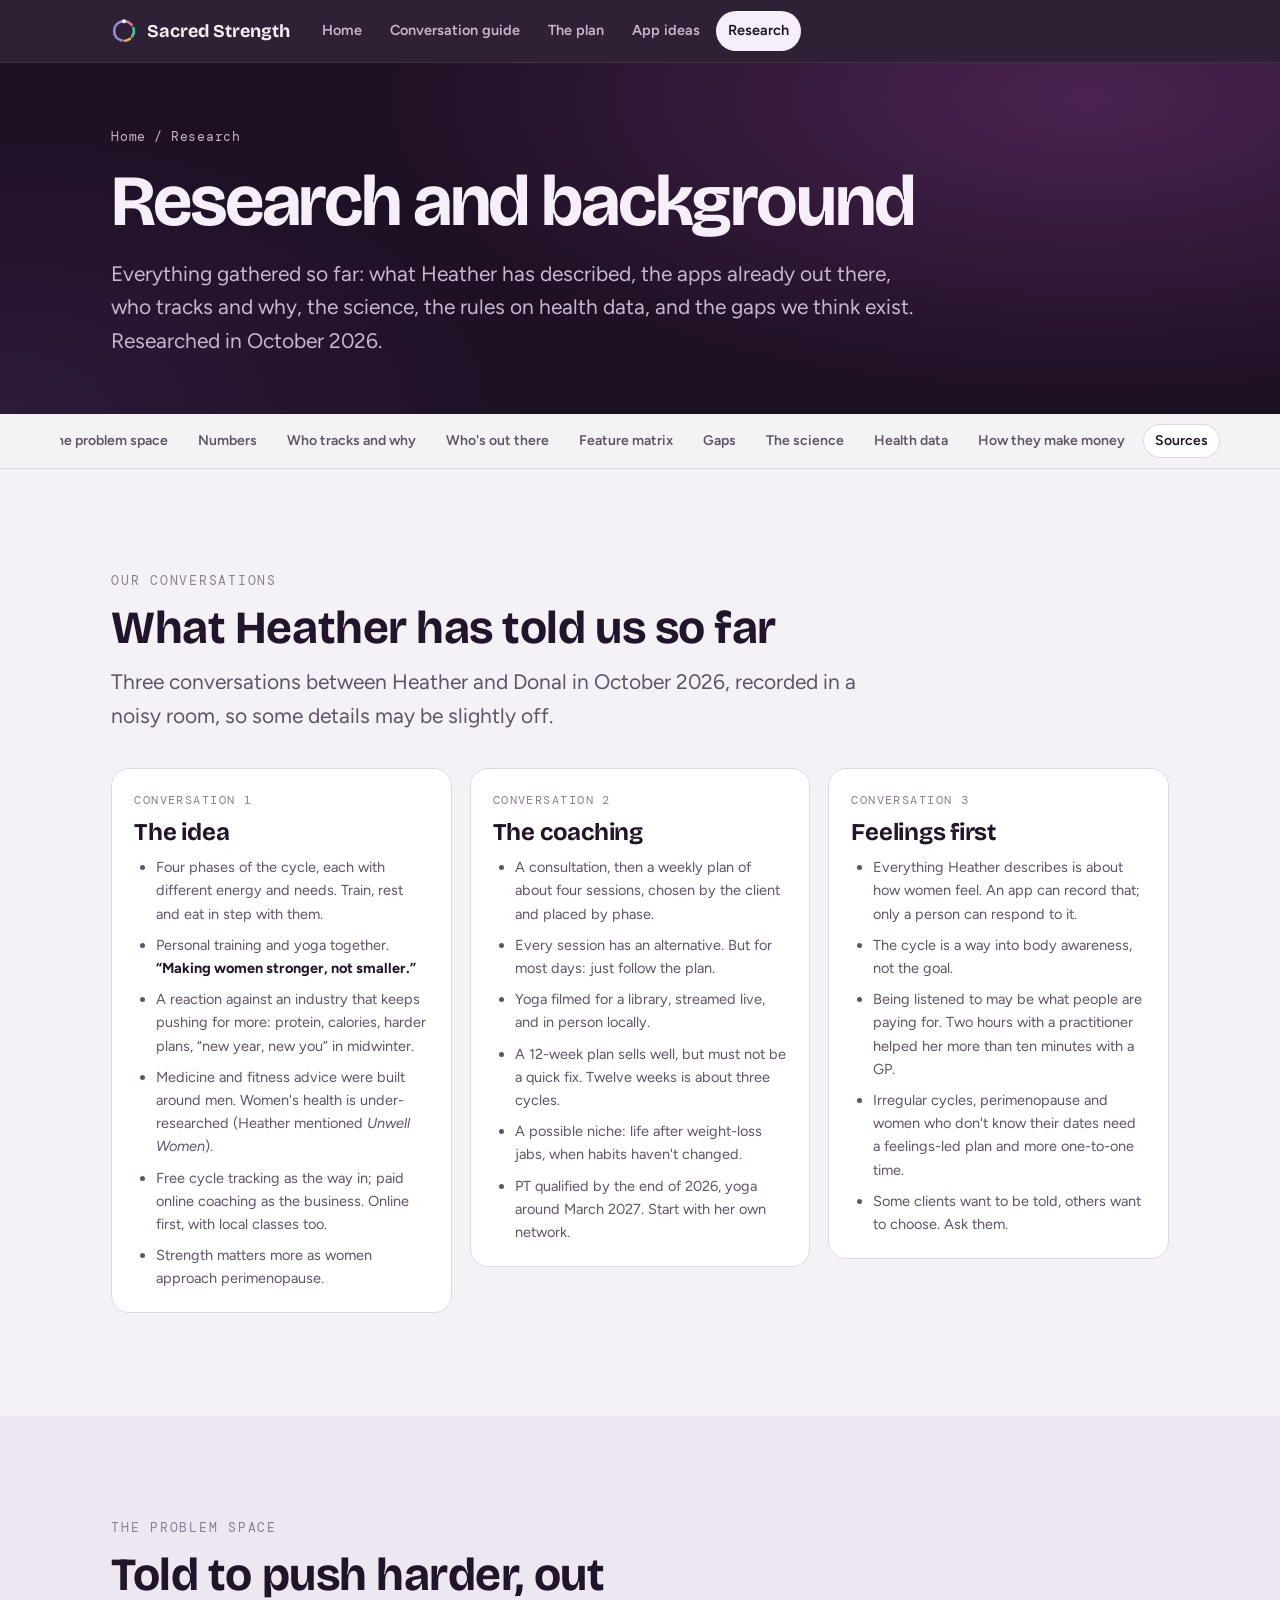
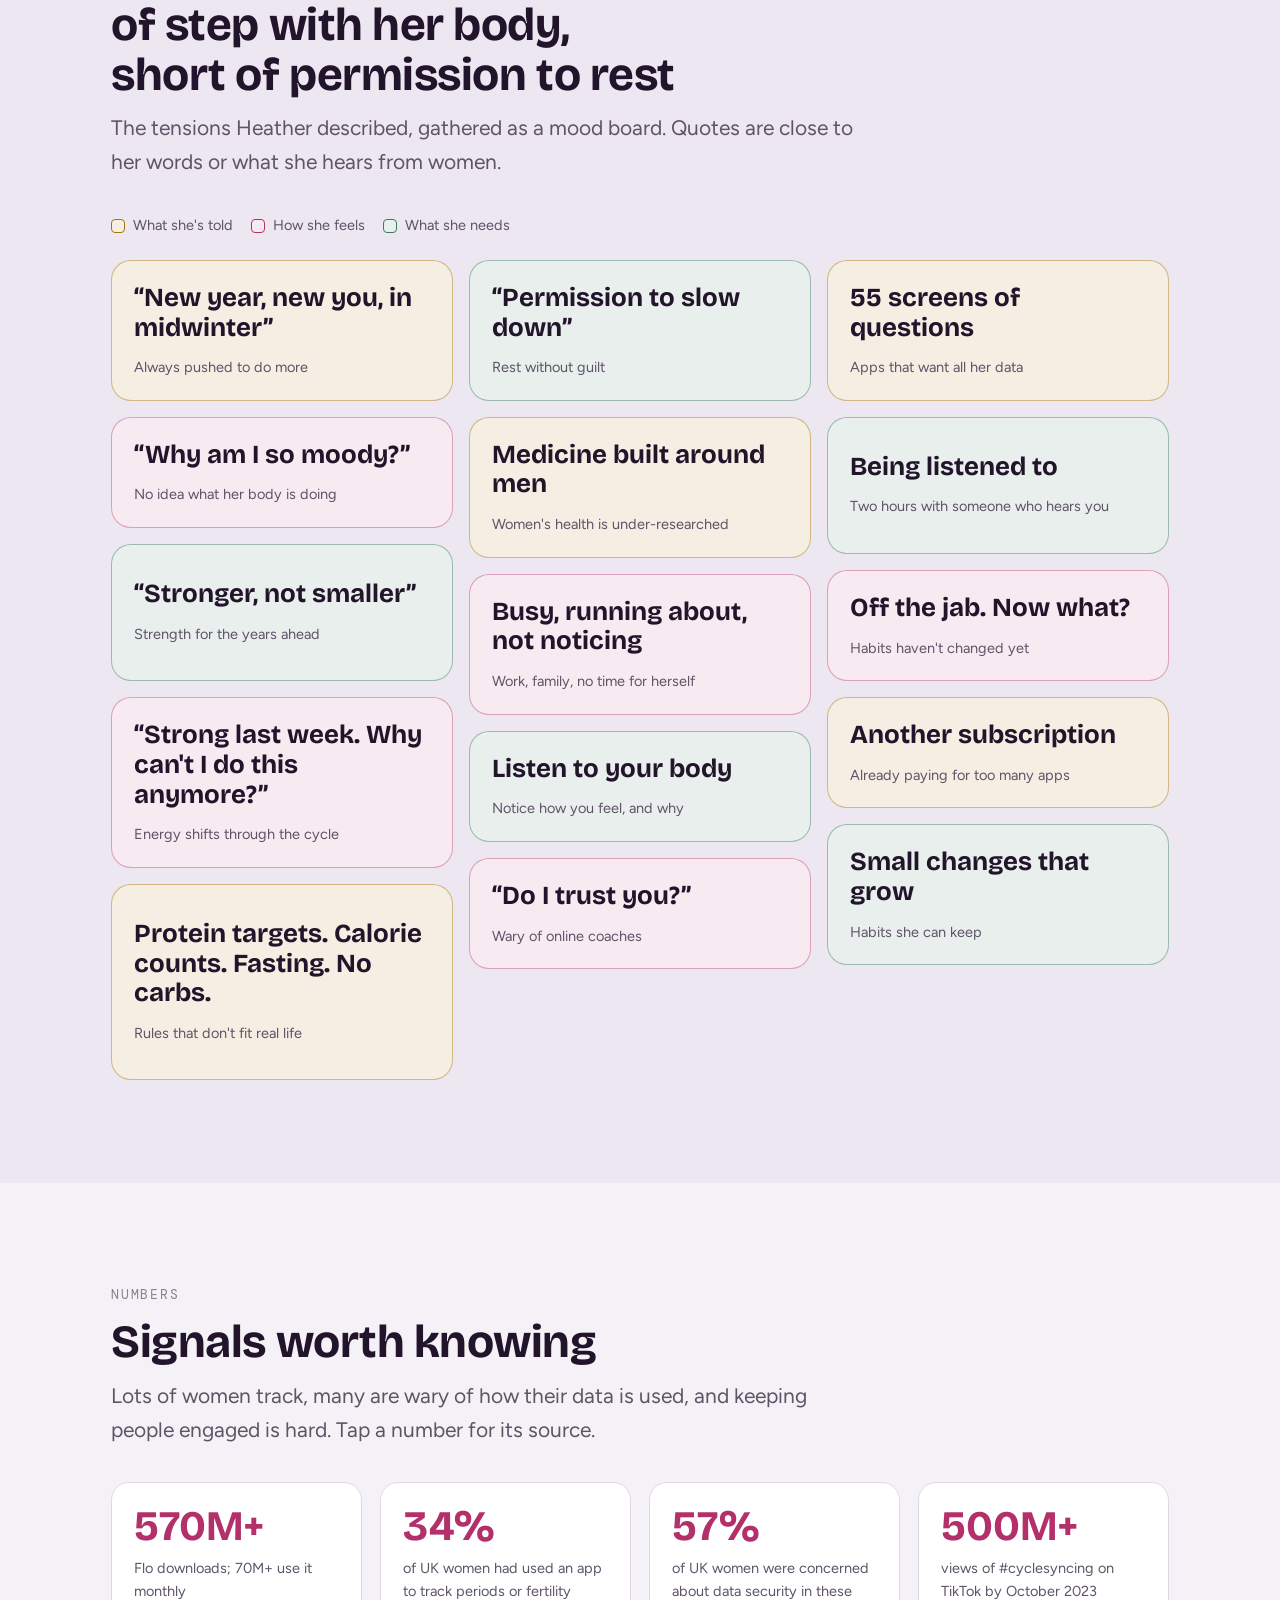
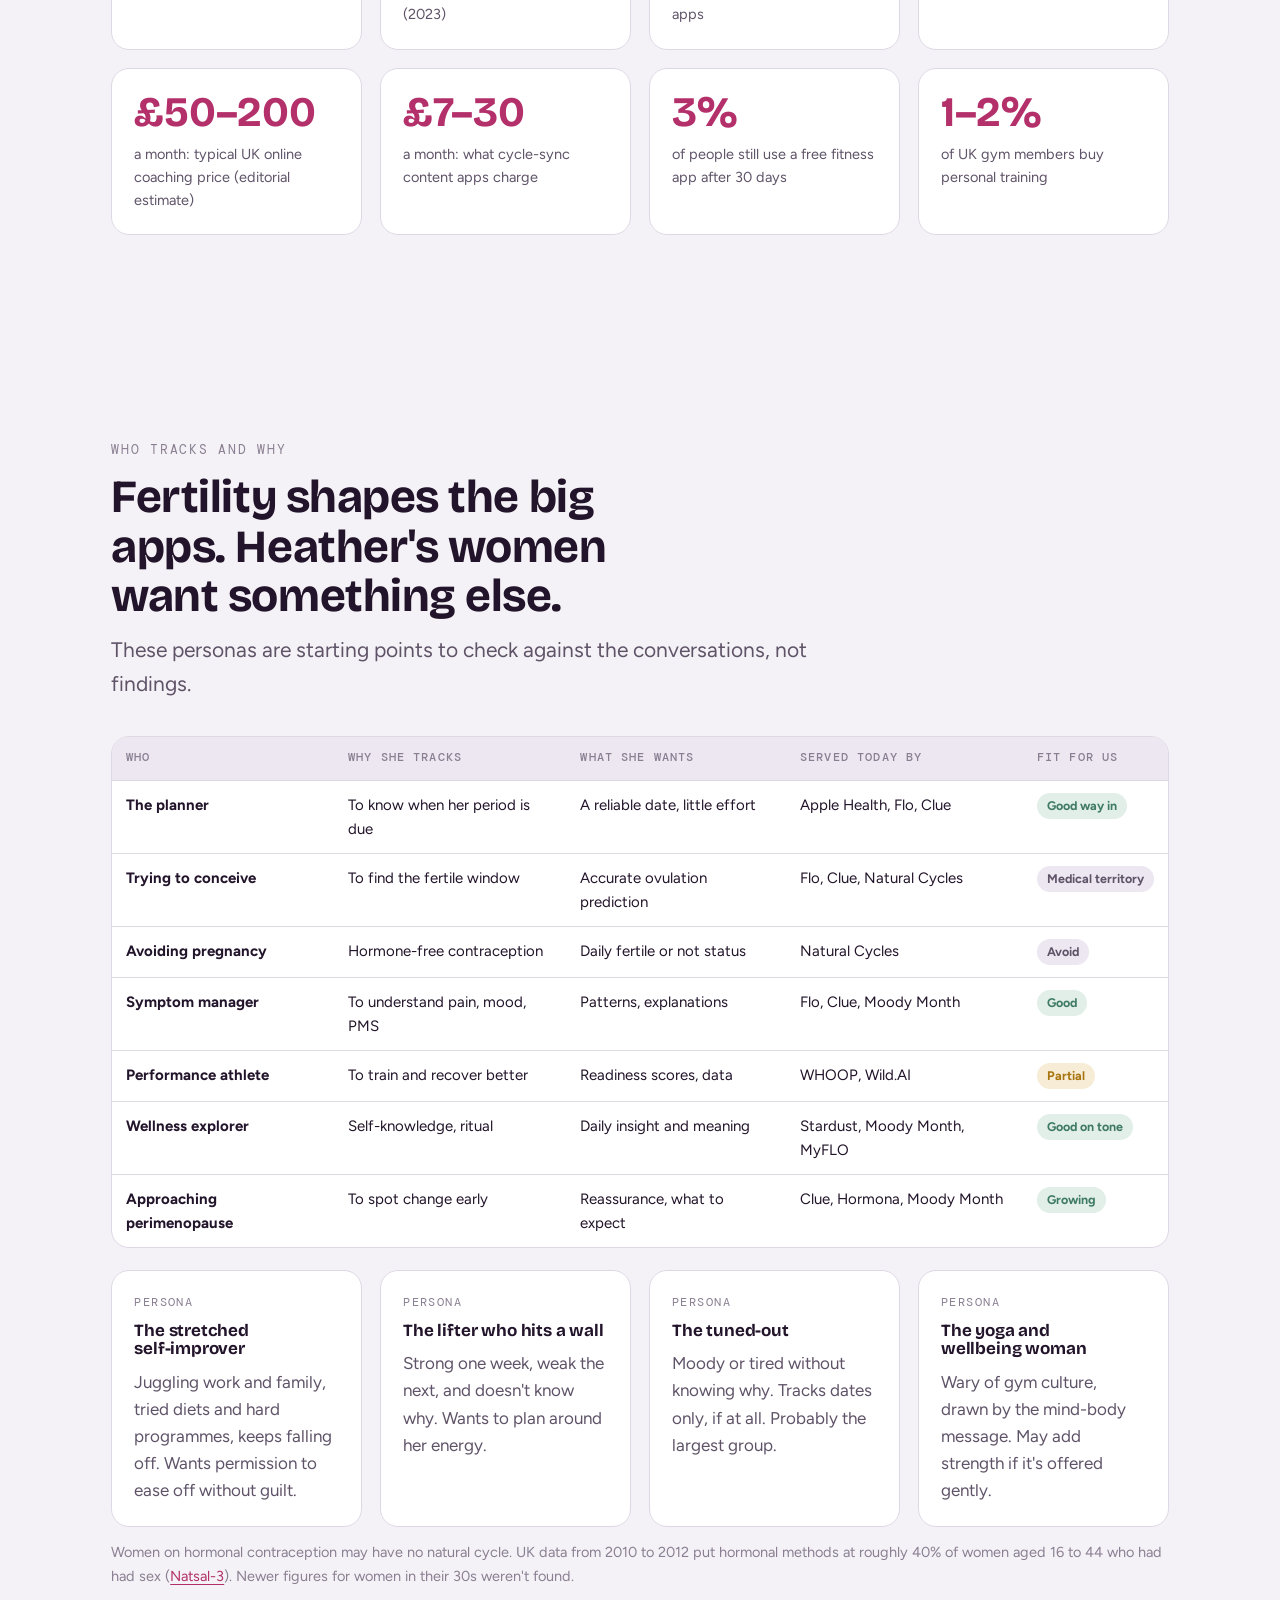
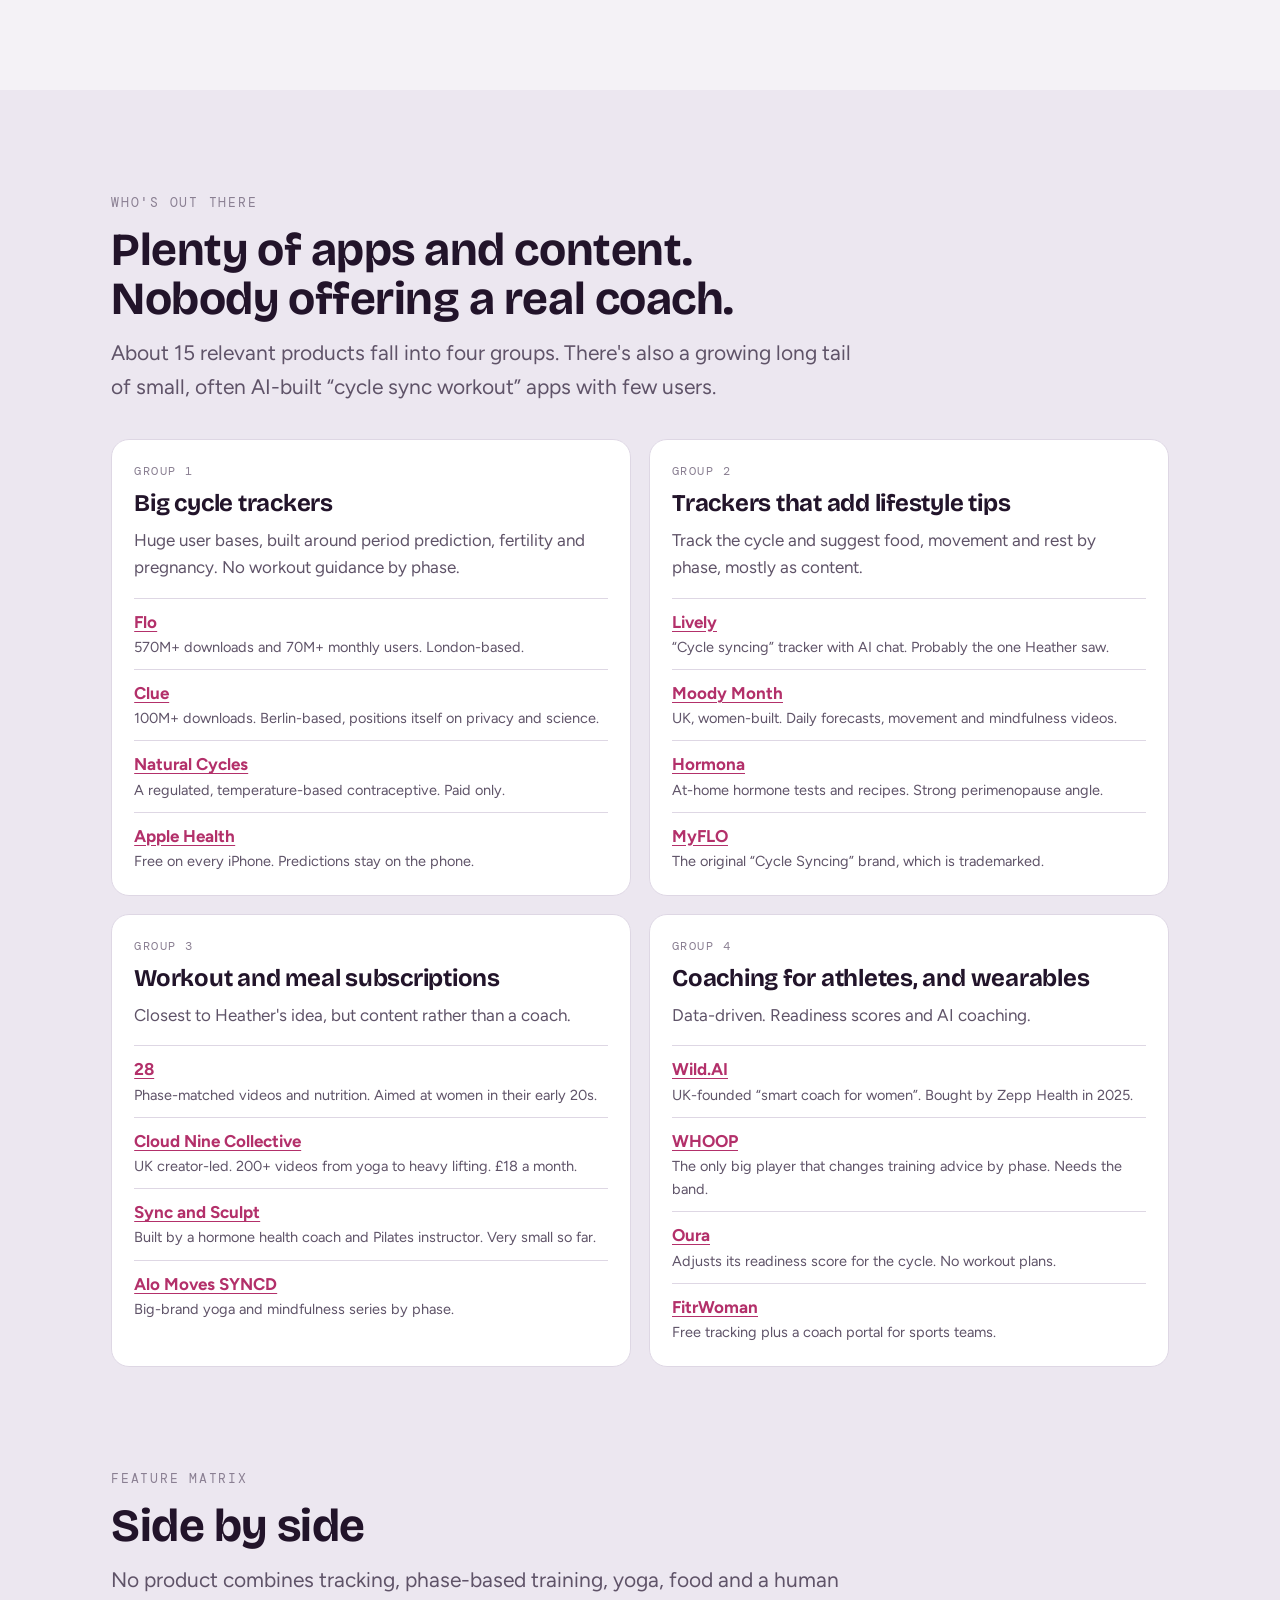
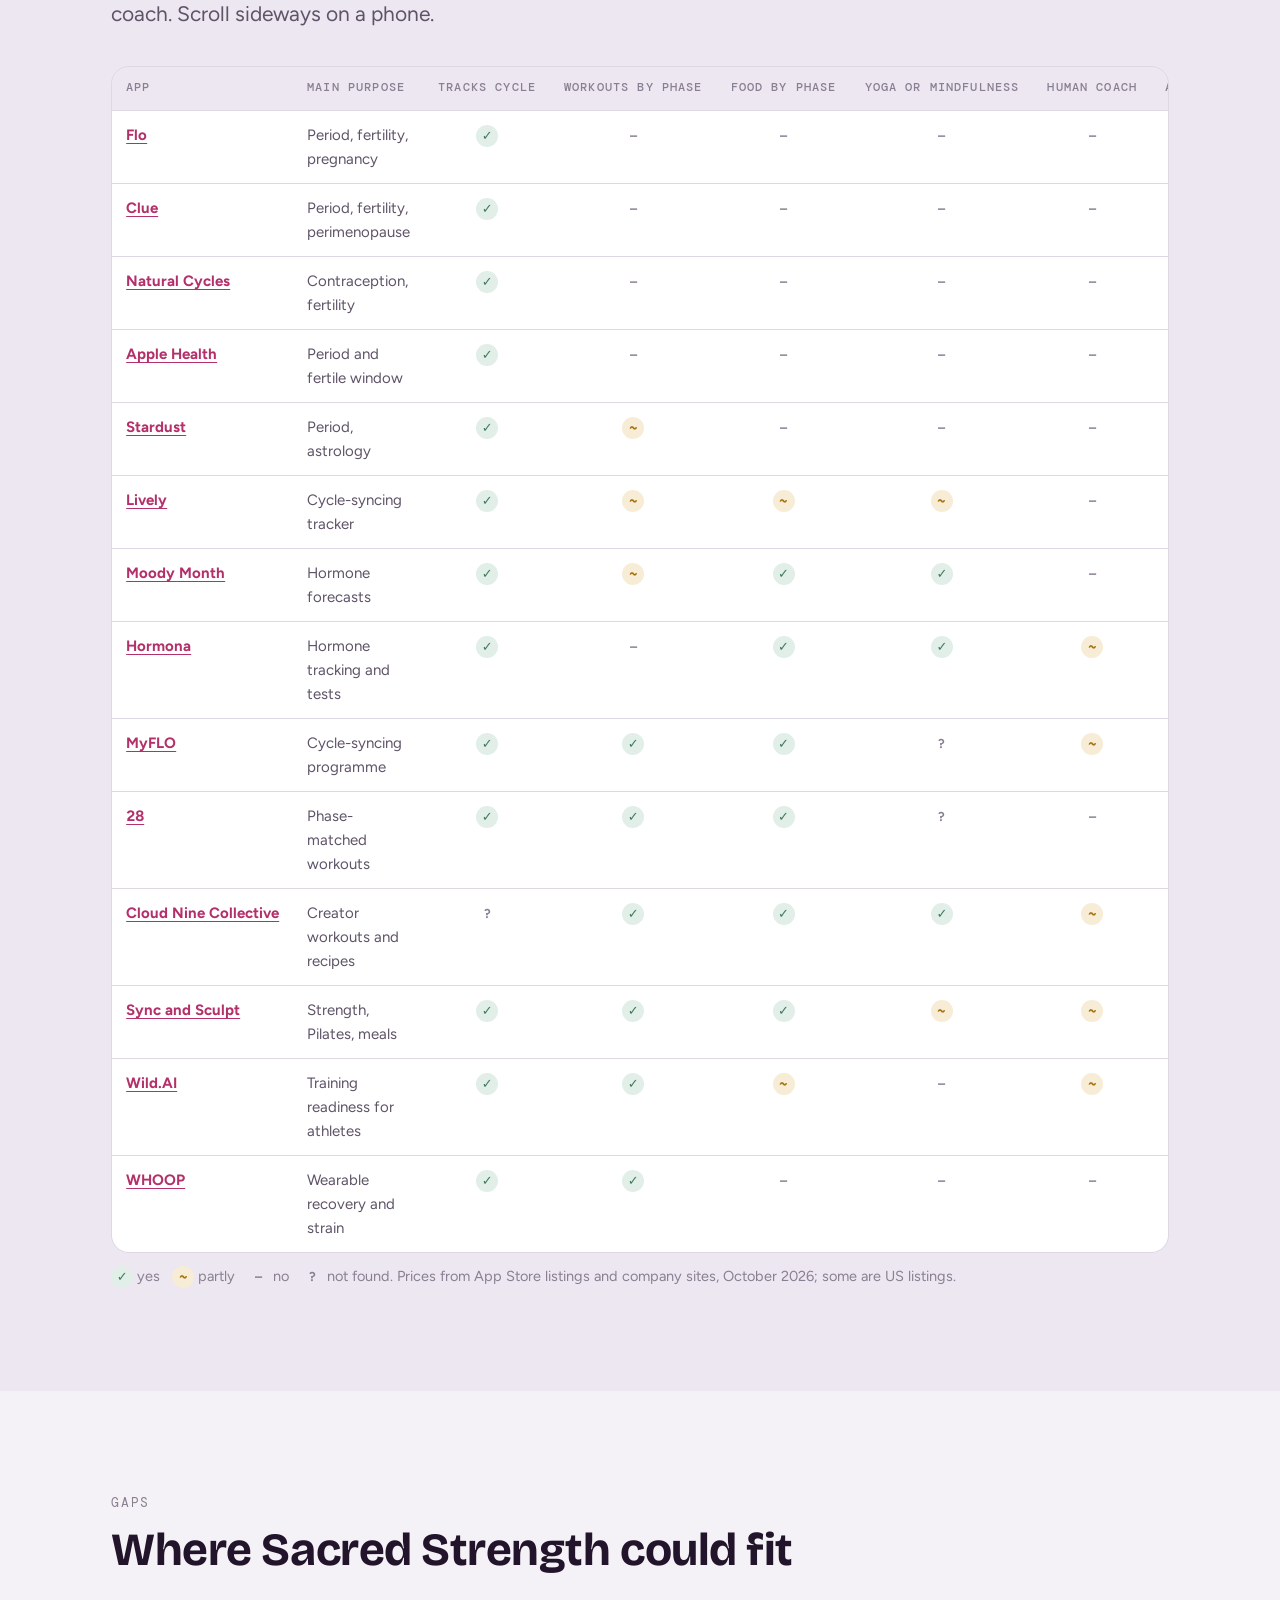
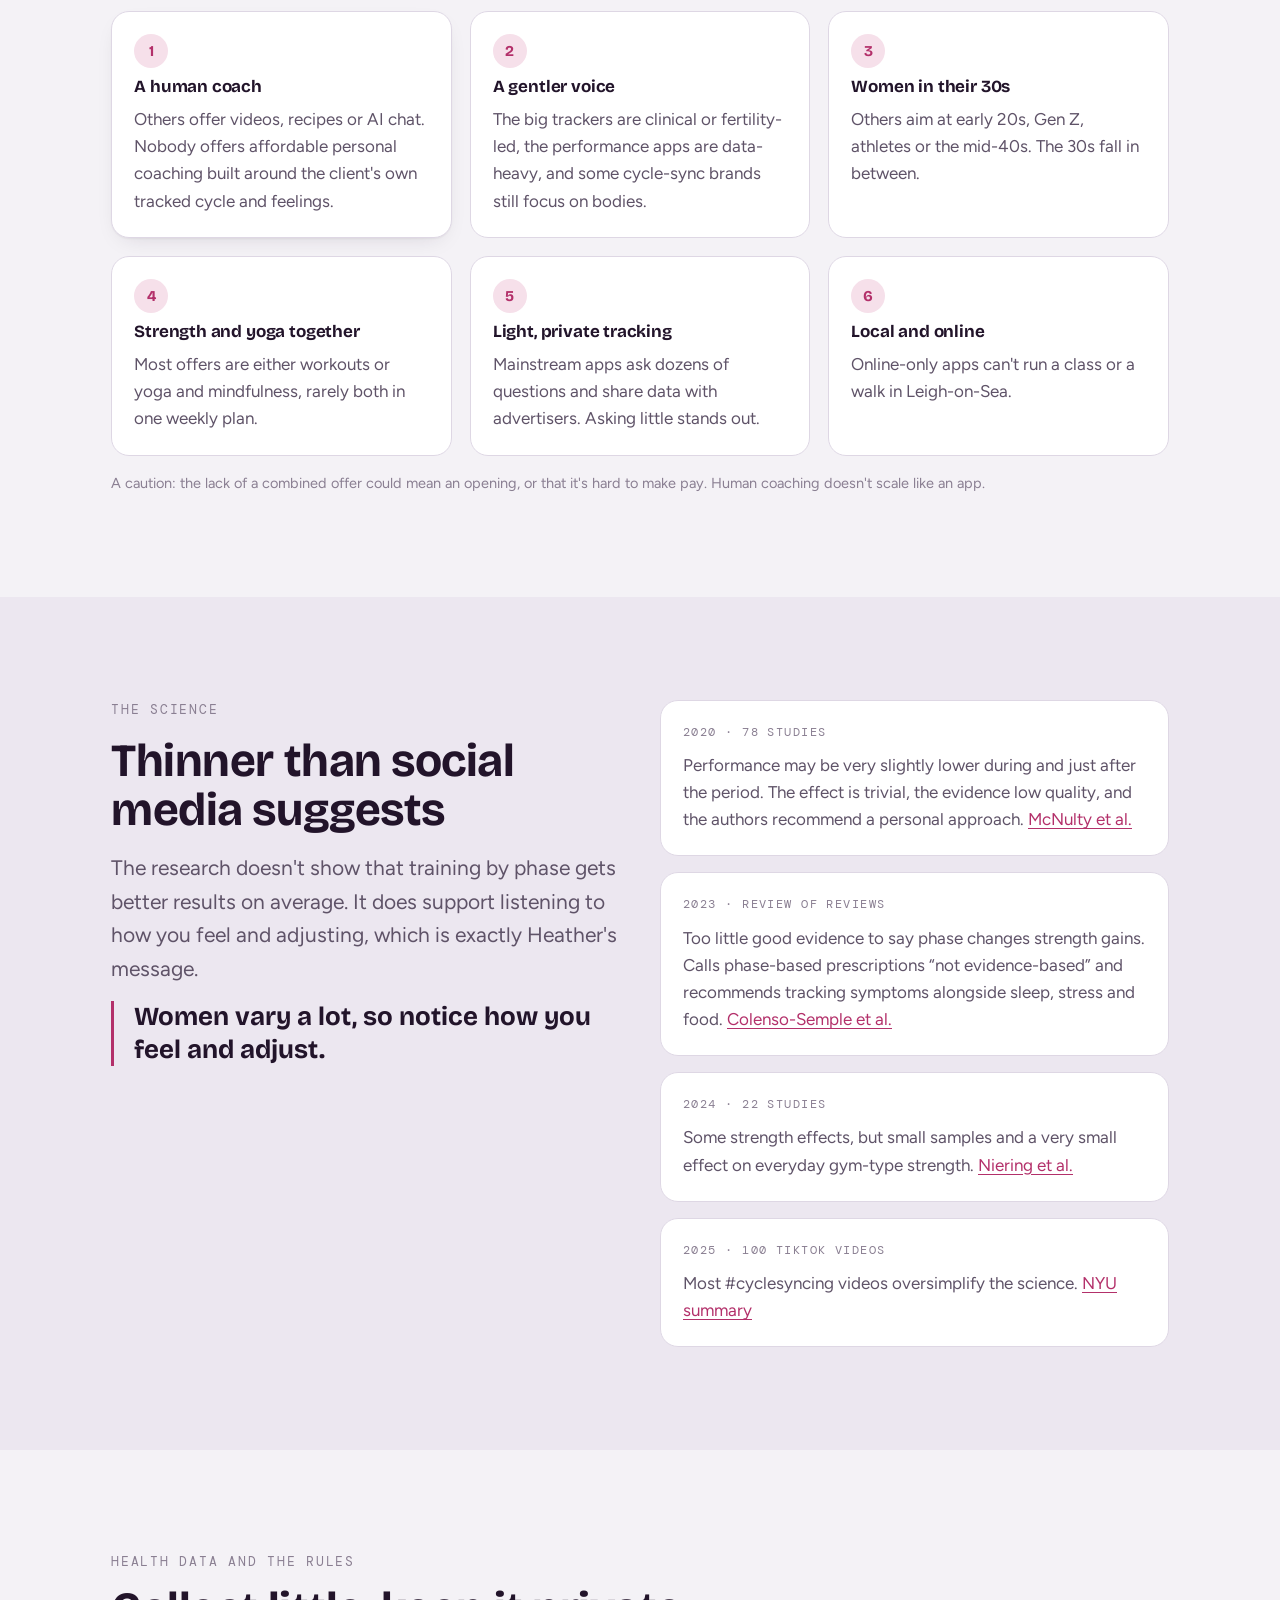
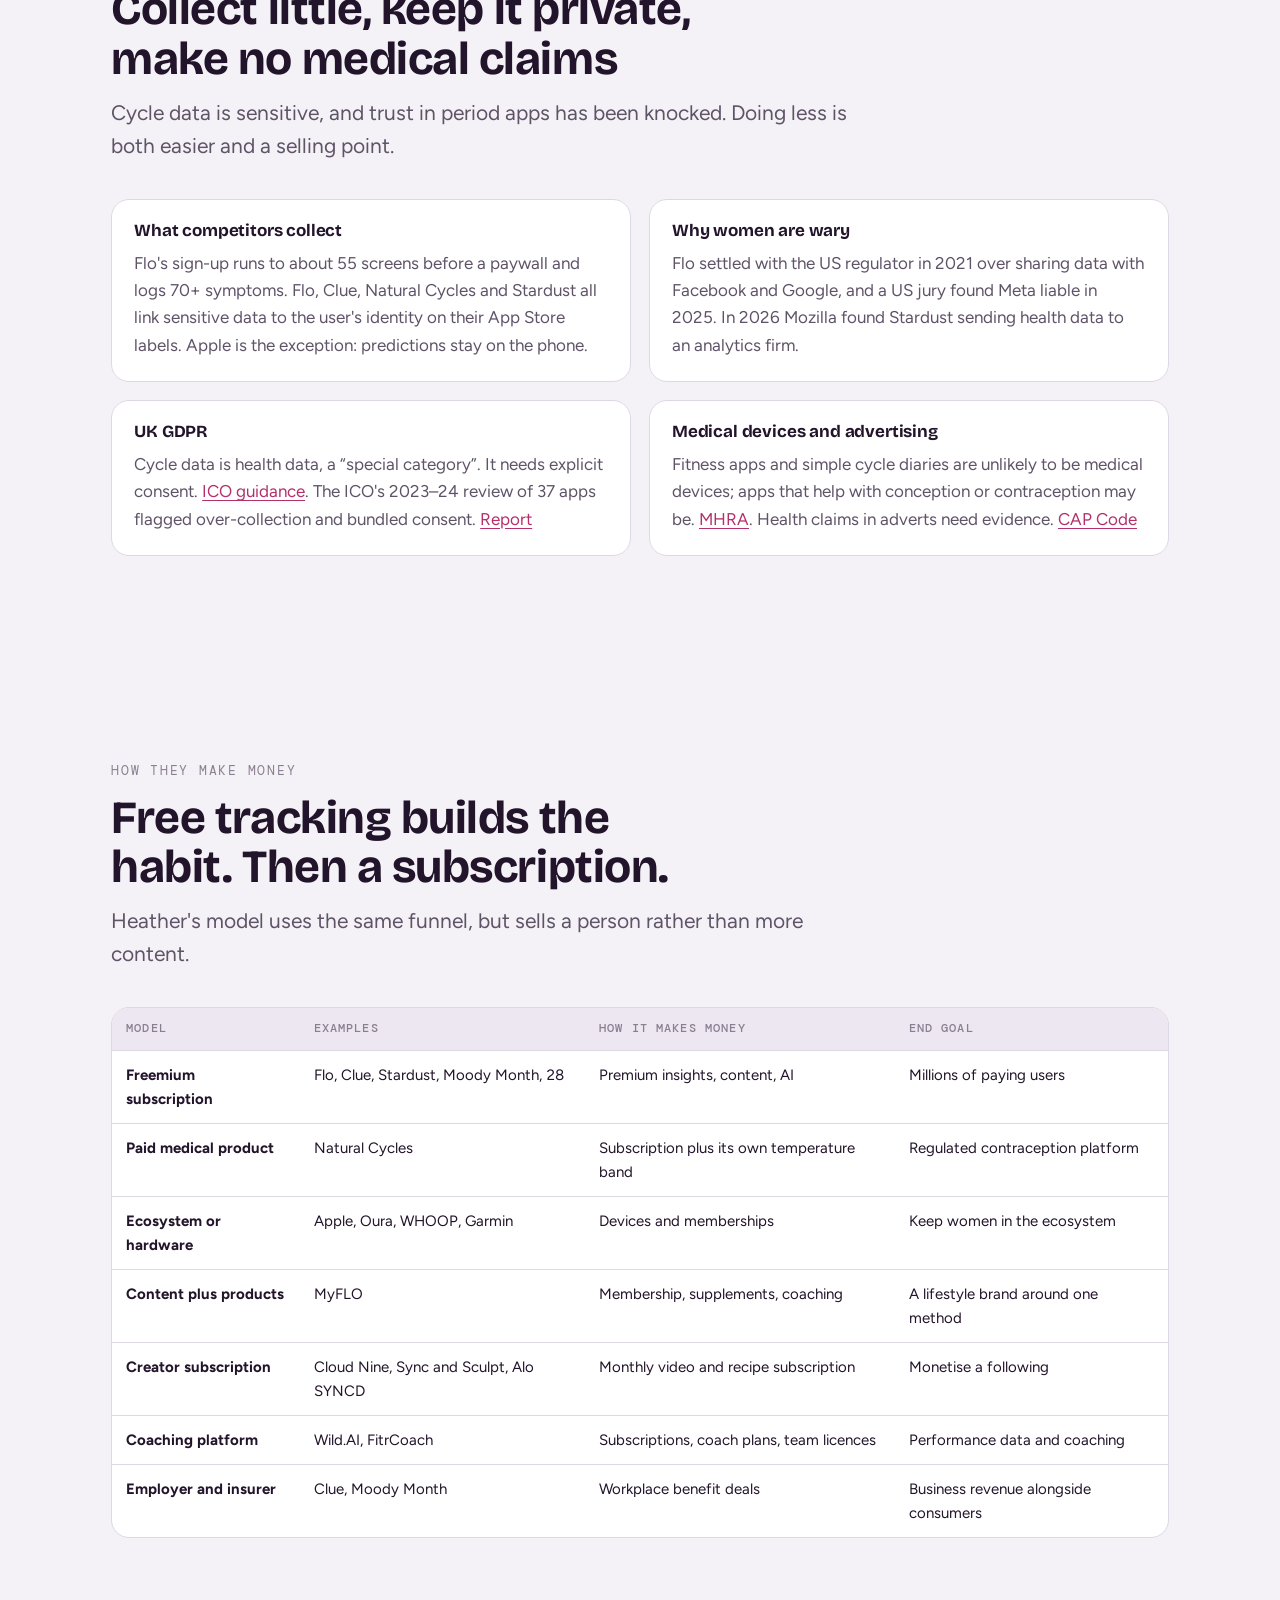
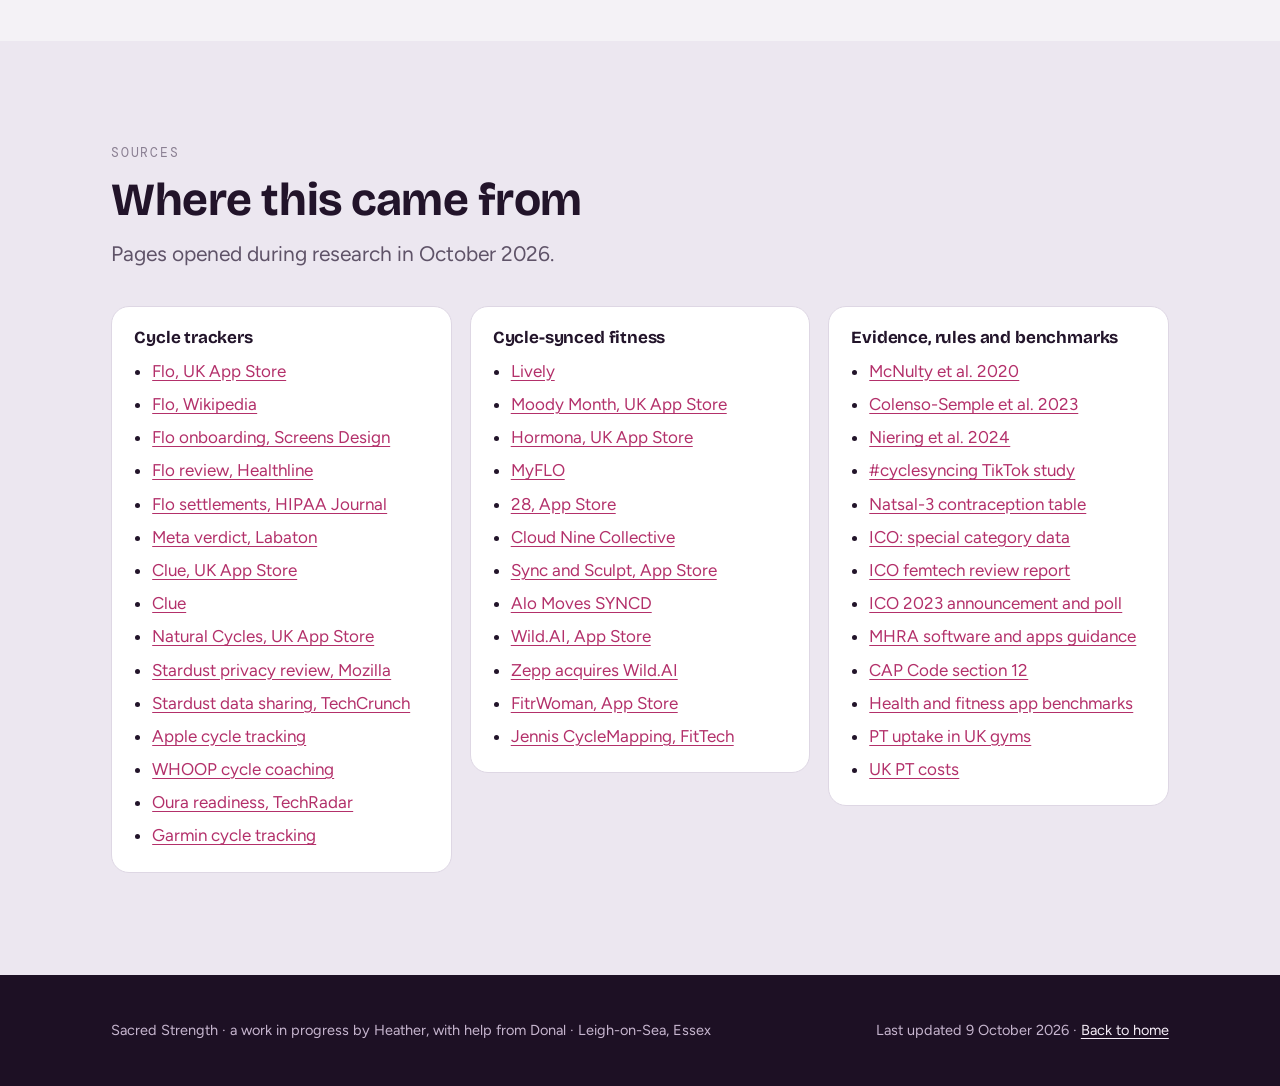
<file: research.html>
<!doctype html>
<html lang="en-GB">
<head>
<meta charset="utf-8">
<meta name="viewport" content="width=device-width,initial-scale=1,viewport-fit=cover">
<title>Sacred Strength · Research</title>
<meta name="description" content="Background research: competitors, personas, science, privacy and sources.">
<meta name="robots" content="noindex">
<link rel="icon" href="data:image/svg+xml,<svg viewBox='0 0 32 32' xmlns='http://www.w3.org/2000/svg'><g fill='none' stroke-width='3.2' stroke-linecap='round'><path d='M16 4a12 12 0 0 1 9.4 4.5' stroke='%23E0719B'/><path d='M27.6 12.4a12 12 0 0 1-1.7 10.4' stroke='%234FBF9C'/><path d='M23.4 25.6a12 12 0 0 1-6.4 2.4' stroke='%23E7B455'/><path d='M13.2 27.7A12 12 0 0 1 12.8 4.4' stroke='%239B8BDB'/></g><circle cx='16' cy='4' r='2.6' fill='%23fff'/></svg>">
<link rel="preconnect" href="https://fonts.googleapis.com"><link rel="preconnect" href="https://fonts.gstatic.com" crossorigin><link rel="stylesheet" href="https://fonts.googleapis.com/css2?family=Bricolage+Grotesque:opsz,wght@12..96,500;12..96,700&family=DM+Mono:wght@400;500&family=Figtree:wght@400;500;600;700&display=swap">
<link rel="stylesheet" href="assets/site.css">
</head>
<body>
<header class="nav"><div class="wrap"><a class="brand" href="index.html"><svg viewBox="0 0 32 32" aria-hidden="true"><g fill="none" stroke-width="3.2" stroke-linecap="round"><path d="M16 4a12 12 0 0 1 9.4 4.5" stroke="#E0719B"/><path d="M27.6 12.4a12 12 0 0 1-1.7 10.4" stroke="#4FBF9C"/><path d="M23.4 25.6a12 12 0 0 1-6.4 2.4" stroke="#E7B455"/><path d="M13.2 27.7A12 12 0 0 1 12.8 4.4" stroke="#9B8BDB"/></g><circle cx="16" cy="4" r="2.6" fill="#fff"/></svg>Sacred Strength</a><nav aria-label="Site"><ul><li><a class="link" href="index.html">Home</a></li><li><a class="link" href="guide.html">Conversation guide</a></li><li><a class="link" href="plan.html">The plan</a></li><li><a class="link" href="app.html">App ideas</a></li><li><a class="link" href="research.html" aria-current="page">Research</a></li></ul></nav></div></header>
<main>

<section class="band">
  <div class="wrap pagehead">
    <div class="crumbs"><a href="index.html">Home</a><span>/</span><span>Research</span></div>
    <h1>Research and background</h1>
    <p class="lead">Everything gathered so far: what Heather has described, the apps already out there, who tracks and why, the science, the rules on health data, and the gaps we think exist. Researched in October 2026.</p>
  </div>
</section>
<nav class="subnav" aria-label="On this page"><ul><li><a href="#talks">Our conversations</a></li><li><a href="#problem">The problem space</a></li><li><a href="#signals">Numbers</a></li><li><a href="#people">Who tracks and why</a></li><li><a href="#landscape">Who's out there</a></li><li><a href="#matrix">Feature matrix</a></li><li><a href="#gaps">Gaps</a></li><li><a href="#science">The science</a></li><li><a href="#privacy">Health data</a></li><li><a href="#money">How they make money</a></li><li><a href="#sources">Sources</a></li></ul></nav>

<section class="s" id="talks">
  <div class="wrap">
    <div class="s-head"><span class="eyebrow">Our conversations</span><h2>What Heather has told us so far</h2><p class="lead">Three conversations between Heather and Donal in October 2026, recorded in a noisy room, so some details may be slightly off.</p></div>
    <div class="grid g3" style="align-items:start">
      <div class="card"><span class="k">Conversation 1</span><h3>The idea</h3><div class="prose small"><ul>
        <li>Four phases of the cycle, each with different energy and needs. Train, rest and eat in step with them.</li>
        <li>Personal training and yoga together. <b>&ldquo;Making women stronger, not smaller.&rdquo;</b></li>
        <li>A reaction against an industry that keeps pushing for more: protein, calories, harder plans, &ldquo;new year, new you&rdquo; in midwinter.</li>
        <li>Medicine and fitness advice were built around men. Women's health is under-researched (Heather mentioned <i>Unwell Women</i>).</li>
        <li>Free cycle tracking as the way in; paid online coaching as the business. Online first, with local classes too.</li>
        <li>Strength matters more as women approach perimenopause.</li></ul></div></div>
      <div class="card"><span class="k">Conversation 2</span><h3>The coaching</h3><div class="prose small"><ul>
        <li>A consultation, then a weekly plan of about four sessions, chosen by the client and placed by phase.</li>
        <li>Every session has an alternative. But for most days: just follow the plan.</li>
        <li>Yoga filmed for a library, streamed live, and in person locally.</li>
        <li>A 12-week plan sells well, but must not be a quick fix. Twelve weeks is about three cycles.</li>
        <li>A possible niche: life after weight-loss jabs, when habits haven't changed.</li>
        <li>PT qualified by the end of 2026, yoga around March 2027. Start with her own network.</li></ul></div></div>
      <div class="card"><span class="k">Conversation 3</span><h3>Feelings first</h3><div class="prose small"><ul>
        <li>Everything Heather describes is about how women feel. An app can record that; only a person can respond to it.</li>
        <li>The cycle is a way into body awareness, not the goal.</li>
        <li>Being listened to may be what people are paying for. Two hours with a practitioner helped her more than ten minutes with a GP.</li>
        <li>Irregular cycles, perimenopause and women who don't know their dates need a feelings-led plan and more one-to-one time.</li>
        <li>Some clients want to be told, others want to choose. Ask them.</li></ul></div></div>
    </div>
  </div>
</section>

<section class="s alt" id="problem">
  <div class="wrap">
    <div class="s-head"><span class="eyebrow">The problem space</span><h2>Told to push harder, out of step with her body, short of permission to rest</h2><p class="lead">The tensions Heather described, gathered as a mood board. Quotes are close to her words or what she hears from women.</p></div>
    <div class="key"><span><i style="background:color-mix(in srgb,var(--gold) 12%,var(--surface));border-color:var(--gold)"></i>What she's told</span><span><i style="background:color-mix(in srgb,var(--rose) 10%,var(--surface));border-color:var(--rose)"></i>How she feels</span><span><i style="background:color-mix(in srgb,var(--sage) 12%,var(--surface));border-color:var(--sage)"></i>What she needs</span></div>
    <div class="mood"><div class="tile told "><q>New year, new you, in midwinter</q><small>Always pushed to do more</small></div><div class="tile feels "><q>Why am I so moody?</q><small>No idea what her body is doing</small></div><div class="tile needs tall"><q>Stronger, not smaller</q><small>Strength for the years ahead</small></div><div class="tile feels "><q>Strong last week. Why can't I do this anymore?</q><small>Energy shifts through the cycle</small></div><div class="tile told tall"><strong>Protein targets. Calorie counts. Fasting. No carbs.</strong><small>Rules that don't fit real life</small></div><div class="tile needs "><q>Permission to slow down</q><small>Rest without guilt</small></div><div class="tile told "><strong>Medicine built around men</strong><small>Women's health is under-researched</small></div><div class="tile feels "><strong>Busy, running about, not noticing</strong><small>Work, family, no time for herself</small></div><div class="tile needs "><strong>Listen to your body</strong><small>Notice how you feel, and why</small></div><div class="tile feels "><q>Do I trust you?</q><small>Wary of online coaches</small></div><div class="tile told "><strong>55 screens of questions</strong><small>Apps that want all her data</small></div><div class="tile needs tall"><strong>Being listened to</strong><small>Two hours with someone who hears you</small></div><div class="tile feels "><strong>Off the jab. Now what?</strong><small>Habits haven't changed yet</small></div><div class="tile told "><strong>Another subscription</strong><small>Already paying for too many apps</small></div><div class="tile needs "><strong>Small changes that grow</strong><small>Habits she can keep</small></div></div>
  </div>
</section>

<section class="s" id="signals">
  <div class="wrap">
    <div class="s-head"><span class="eyebrow">Numbers</span><h2>Signals worth knowing</h2><p class="lead">Lots of women track, many are wary of how their data is used, and keeping people engaged is hard. Tap a number for its source.</p></div>
    <div class="grid g4"><a class="card" href="https://apps.apple.com/gb/app/flo-period-pregnancy-tracker/id1038369065" target="_blank" rel="noopener" style="text-decoration:none;color:inherit"><span style="font-family:var(--display);font-weight:700;font-size:clamp(30px,3.6vw,42px);color:var(--rose);line-height:1">570M+</span><p class="small">Flo downloads; 70M+ use it monthly</p></a><a class="card" href="https://ico.org.uk/about-the-ico/media-centre/news-and-blogs/2023/09/ico-to-review-period-and-fertility-tracking-apps" target="_blank" rel="noopener" style="text-decoration:none;color:inherit"><span style="font-family:var(--display);font-weight:700;font-size:clamp(30px,3.6vw,42px);color:var(--rose);line-height:1">34%</span><p class="small">of UK women had used an app to track periods or fertility (2023)</p></a><a class="card" href="https://ico.org.uk/about-the-ico/media-centre/news-and-blogs/2023/09/ico-to-review-period-and-fertility-tracking-apps" target="_blank" rel="noopener" style="text-decoration:none;color:inherit"><span style="font-family:var(--display);font-weight:700;font-size:clamp(30px,3.6vw,42px);color:var(--rose);line-height:1">57%</span><p class="small">of UK women were concerned about data security in these apps</p></a><a class="card" href="https://www.glamour.co.za/wellness/cycle-syncing-probably-wont-change-your-life-no-matter-what-tiktok-says-28457f85-487d-4b59-82ce-5159bd46bda2" target="_blank" rel="noopener" style="text-decoration:none;color:inherit"><span style="font-family:var(--display);font-weight:700;font-size:clamp(30px,3.6vw,42px);color:var(--rose);line-height:1">500M+</span><p class="small">views of #cyclesyncing on TikTok by October 2023</p></a><a class="card" href="https://ukcalculator.com/personal-training-cost-calculator.html" target="_blank" rel="noopener" style="text-decoration:none;color:inherit"><span style="font-family:var(--display);font-weight:700;font-size:clamp(30px,3.6vw,42px);color:var(--rose);line-height:1">&pound;50&ndash;200</span><p class="small">a month: typical UK online coaching price (editorial estimate)</p></a><a class="card" href="#matrix"  style="text-decoration:none;color:inherit"><span style="font-family:var(--display);font-weight:700;font-size:clamp(30px,3.6vw,42px);color:var(--rose);line-height:1">&pound;7&ndash;30</span><p class="small">a month: what cycle-sync content apps charge</p></a><a class="card" href="https://businessofapps.com/data/health-fitness-app-benchmarks" target="_blank" rel="noopener" style="text-decoration:none;color:inherit"><span style="font-family:var(--display);font-weight:700;font-size:clamp(30px,3.6vw,42px);color:var(--rose);line-height:1">3%</span><p class="small">of people still use a free fitness app after 30 days</p></a><a class="card" href="https://www.leisureopportunities.co.uk/news/30m-growth-opportunity-for-operators-identified-in-personal-training/363119" target="_blank" rel="noopener" style="text-decoration:none;color:inherit"><span style="font-family:var(--display);font-weight:700;font-size:clamp(30px,3.6vw,42px);color:var(--rose);line-height:1">1&ndash;2%</span><p class="small">of UK gym members buy personal training</p></a></div>
  </div>
</section>

<section class="s" id="people">
  <div class="wrap">
    <div class="s-head"><span class="eyebrow">Who tracks and why</span><h2>Fertility shapes the big apps. Heather's women want something else.</h2><p class="lead">These personas are starting points to check against the conversations, not findings.</p></div>
    <div class="tablewrap"><table style="min-width:760px"><thead><tr><th>Who</th><th>Why she tracks</th><th>What she wants</th><th>Served today by</th><th>Fit for us</th></tr></thead><tbody>
      <tr><td><b>The planner</b></td><td>To know when her period is due</td><td>A reliable date, little effort</td><td>Apple Health, Flo, Clue</td><td><span class="pill sage">Good way in</span></td></tr>
      <tr><td><b>Trying to conceive</b></td><td>To find the fertile window</td><td>Accurate ovulation prediction</td><td>Flo, Clue, Natural Cycles</td><td><span class="pill">Medical territory</span></td></tr>
      <tr><td><b>Avoiding pregnancy</b></td><td>Hormone-free contraception</td><td>Daily fertile or not status</td><td>Natural Cycles</td><td><span class="pill">Avoid</span></td></tr>
      <tr><td><b>Symptom manager</b></td><td>To understand pain, mood, PMS</td><td>Patterns, explanations</td><td>Flo, Clue, Moody Month</td><td><span class="pill sage">Good</span></td></tr>
      <tr><td><b>Performance athlete</b></td><td>To train and recover better</td><td>Readiness scores, data</td><td>WHOOP, Wild.AI</td><td><span class="pill gold">Partial</span></td></tr>
      <tr><td><b>Wellness explorer</b></td><td>Self-knowledge, ritual</td><td>Daily insight and meaning</td><td>Stardust, Moody Month, MyFLO</td><td><span class="pill sage">Good on tone</span></td></tr>
      <tr><td><b>Approaching perimenopause</b></td><td>To spot change early</td><td>Reassurance, what to expect</td><td>Clue, Hormona, Moody Month</td><td><span class="pill sage">Growing</span></td></tr>
    </tbody></table></div>
    <div class="grid g4" style="margin-top:22px">
      <div class="card"><span class="k">Persona</span><h4>The stretched self-improver</h4><p>Juggling work and family, tried diets and hard programmes, keeps falling off. Wants permission to ease off without guilt.</p></div>
      <div class="card"><span class="k">Persona</span><h4>The lifter who hits a wall</h4><p>Strong one week, weak the next, and doesn't know why. Wants to plan around her energy.</p></div>
      <div class="card"><span class="k">Persona</span><h4>The tuned-out</h4><p>Moody or tired without knowing why. Tracks dates only, if at all. Probably the largest group.</p></div>
      <div class="card"><span class="k">Persona</span><h4>The yoga and wellbeing woman</h4><p>Wary of gym culture, drawn by the mind-body message. May add strength if it's offered gently.</p></div>
    </div>
    <p class="note" style="margin-top:14px">Women on hormonal contraception may have no natural cycle. UK data from 2010 to 2012 put hormonal methods at roughly 40% of women aged 16 to 44 who had had sex (<a href="https://pmc.ncbi.nlm.nih.gov/articles/PMC7392488/table/T1" target="_blank" rel="noopener">Natsal-3</a>). Newer figures for women in their 30s weren't found.</p>
  </div>
</section>

<section class="s alt" id="landscape">
  <div class="wrap">
    <div class="s-head"><span class="eyebrow">Who's out there</span><h2>Plenty of apps and content. Nobody offering a real coach.</h2><p class="lead">About 15 relevant products fall into four groups. There's also a growing long tail of small, often AI-built &ldquo;cycle sync workout&rdquo; apps with few users.</p></div>
    <div class="grid g2"><div class="card"><span class="k">Group 1</span><h3>Big cycle trackers</h3><p>Huge user bases, built around period prediction, fertility and pregnancy. No workout guidance by phase.</p><div class="stack" style="--gap:10px;margin-top:6px"><div style="border-top:1px solid var(--line);padding-top:10px"><b><a href="https://apps.apple.com/gb/app/flo-period-pregnancy-tracker/id1038369065" target="_blank" rel="noopener">Flo</a></b><p class="small">570M+ downloads and 70M+ monthly users. London-based.</p></div><div style="border-top:1px solid var(--line);padding-top:10px"><b><a href="https://helloclue.com/" target="_blank" rel="noopener">Clue</a></b><p class="small">100M+ downloads. Berlin-based, positions itself on privacy and science.</p></div><div style="border-top:1px solid var(--line);padding-top:10px"><b><a href="https://apps.apple.com/gb/app/natural-cycles-birth-control/id765535549" target="_blank" rel="noopener">Natural Cycles</a></b><p class="small">A regulated, temperature-based contraceptive. Paid only.</p></div><div style="border-top:1px solid var(--line);padding-top:10px"><b><a href="https://support.apple.com/en-us/120356" target="_blank" rel="noopener">Apple Health</a></b><p class="small">Free on every iPhone. Predictions stay on the phone.</p></div></div></div><div class="card"><span class="k">Group 2</span><h3>Trackers that add lifestyle tips</h3><p>Track the cycle and suggest food, movement and rest by phase, mostly as content.</p><div class="stack" style="--gap:10px;margin-top:6px"><div style="border-top:1px solid var(--line);padding-top:10px"><b><a href="https://livelycycle.com/" target="_blank" rel="noopener">Lively</a></b><p class="small">“Cycle syncing” tracker with AI chat. Probably the one Heather saw.</p></div><div style="border-top:1px solid var(--line);padding-top:10px"><b><a href="https://apps.apple.com/gb/app/moody-month-hormone-tracker/id1414905792" target="_blank" rel="noopener">Moody Month</a></b><p class="small">UK, women-built. Daily forecasts, movement and mindfulness videos.</p></div><div style="border-top:1px solid var(--line);padding-top:10px"><b><a href="https://apps.apple.com/gb/app/hormona-period-hormones/id1589458330" target="_blank" rel="noopener">Hormona</a></b><p class="small">At-home hormone tests and recipes. Strong perimenopause angle.</p></div><div style="border-top:1px solid var(--line);padding-top:10px"><b><a href="https://www.floliving.com/pages/app" target="_blank" rel="noopener">MyFLO</a></b><p class="small">The original “Cycle Syncing” brand, which is trademarked.</p></div></div></div><div class="card"><span class="k">Group 3</span><h3>Workout and meal subscriptions</h3><p>Closest to Heather's idea, but content rather than a coach.</p><div class="stack" style="--gap:10px;margin-top:6px"><div style="border-top:1px solid var(--line);padding-top:10px"><b><a href="https://apps.apple.com/us/app/28-period-cycle-tracker/id6443715544" target="_blank" rel="noopener">28</a></b><p class="small">Phase-matched videos and nutrition. Aimed at women in their early 20s.</p></div><div style="border-top:1px solid var(--line);padding-top:10px"><b><a href="https://cloudninecollective.co/" target="_blank" rel="noopener">Cloud Nine Collective</a></b><p class="small">UK creator-led. 200+ videos from yoga to heavy lifting. &pound;18 a month.</p></div><div style="border-top:1px solid var(--line);padding-top:10px"><b><a href="https://apps.apple.com/us/app/-/id6739702325" target="_blank" rel="noopener">Sync and Sculpt</a></b><p class="small">Built by a hormone health coach and Pilates instructor. Very small so far.</p></div><div style="border-top:1px solid var(--line);padding-top:10px"><b><a href="https://wellnessclub.aloyoga.com/series/syncd" target="_blank" rel="noopener">Alo Moves SYNCD</a></b><p class="small">Big-brand yoga and mindfulness series by phase.</p></div></div></div><div class="card"><span class="k">Group 4</span><h3>Coaching for athletes, and wearables</h3><p>Data-driven. Readiness scores and AI coaching.</p><div class="stack" style="--gap:10px;margin-top:6px"><div style="border-top:1px solid var(--line);padding-top:10px"><b><a href="https://apps.apple.com/app/id1482294997" target="_blank" rel="noopener">Wild.AI</a></b><p class="small">UK-founded “smart coach for women”. Bought by Zepp Health in 2025.</p></div><div style="border-top:1px solid var(--line);padding-top:10px"><b><a href="https://www.whoop.com/us/en/thelocker/whoop-feature-menstrual-cycle-coaching" target="_blank" rel="noopener">WHOOP</a></b><p class="small">The only big player that changes training advice by phase. Needs the band.</p></div><div style="border-top:1px solid var(--line);padding-top:10px"><b><a href="https://www.techradar.com/health-fitness/oura-ring-unveils-big-readiness-score-upgrade-that-accounts-for-menstrual-cycles" target="_blank" rel="noopener">Oura</a></b><p class="small">Adjusts its readiness score for the cycle. No workout plans.</p></div><div style="border-top:1px solid var(--line);padding-top:10px"><b><a href="https://apps.apple.com/us/app/fitrwoman/id1189050449" target="_blank" rel="noopener">FitrWoman</a></b><p class="small">Free tracking plus a coach portal for sports teams.</p></div></div></div></div>
  </div>
</section>

<section class="s alt" id="matrix" style="padding-top:0">
  <div class="wrap">
    <div class="s-head"><span class="eyebrow">Feature matrix</span><h2>Side by side</h2><p class="lead">No product combines tracking, phase-based training, yoga, food and a human coach. Scroll sideways on a phone.</p></div>
    <div class="tablewrap"><table class="matrix"><thead><tr><th>App</th><th>Main purpose</th><th>Tracks cycle</th><th>Workouts by phase</th><th>Food by phase</th><th>Yoga or mindfulness</th><th>Human coach</th><th>AI assistant</th><th>Perimenopause</th><th>Price (approx.)</th></tr></thead><tbody><tr><td><a href="https://apps.apple.com/gb/app/flo-period-pregnancy-tracker/id1038369065" target="_blank" rel="noopener">Flo</a></td><td class="muted">Period, fertility, pregnancy</td><td class="y"><span class="yes" title="Yes">&#10003;</span></td><td class="y"><span class="no" title="No">&ndash;</span></td><td class="y"><span class="no" title="No">&ndash;</span></td><td class="y"><span class="no" title="No">&ndash;</span></td><td class="y"><span class="no" title="No">&ndash;</span></td><td class="y"><span class="yes" title="Yes">&#10003;</span></td><td class="y"><span class="yes" title="Yes">&#10003;</span></td><td class="muted" style="white-space:nowrap">Free; Premium about &pound;40/yr</td></tr><tr><td><a href="https://helloclue.com/" target="_blank" rel="noopener">Clue</a></td><td class="muted">Period, fertility, perimenopause</td><td class="y"><span class="yes" title="Yes">&#10003;</span></td><td class="y"><span class="no" title="No">&ndash;</span></td><td class="y"><span class="no" title="No">&ndash;</span></td><td class="y"><span class="no" title="No">&ndash;</span></td><td class="y"><span class="no" title="No">&ndash;</span></td><td class="y"><span class="no" title="No">&ndash;</span></td><td class="y"><span class="yes" title="Yes">&#10003;</span></td><td class="muted" style="white-space:nowrap">Free; &pound;7.99/mo or about &pound;24/yr</td></tr><tr><td><a href="https://apps.apple.com/gb/app/natural-cycles-birth-control/id765535549" target="_blank" rel="noopener">Natural Cycles</a></td><td class="muted">Contraception, fertility</td><td class="y"><span class="yes" title="Yes">&#10003;</span></td><td class="y"><span class="no" title="No">&ndash;</span></td><td class="y"><span class="no" title="No">&ndash;</span></td><td class="y"><span class="no" title="No">&ndash;</span></td><td class="y"><span class="no" title="No">&ndash;</span></td><td class="y"><span class="no" title="No">&ndash;</span></td><td class="y"><span class="yes" title="Yes">&#10003;</span></td><td class="muted" style="white-space:nowrap">&pound;12.99/mo or &pound;89.99/yr</td></tr><tr><td><a href="https://support.apple.com/en-us/120356" target="_blank" rel="noopener">Apple Health</a></td><td class="muted">Period and fertile window</td><td class="y"><span class="yes" title="Yes">&#10003;</span></td><td class="y"><span class="no" title="No">&ndash;</span></td><td class="y"><span class="no" title="No">&ndash;</span></td><td class="y"><span class="no" title="No">&ndash;</span></td><td class="y"><span class="no" title="No">&ndash;</span></td><td class="y"><span class="no" title="No">&ndash;</span></td><td class="y"><span class="part" title="Partly">~</span></td><td class="muted" style="white-space:nowrap">Free with iPhone</td></tr><tr><td><a href="https://www.mozillafoundation.org/en/nothing-personal/stardust-privacy-review/" target="_blank" rel="noopener">Stardust</a></td><td class="muted">Period, astrology</td><td class="y"><span class="yes" title="Yes">&#10003;</span></td><td class="y"><span class="part" title="Partly">~</span></td><td class="y"><span class="no" title="No">&ndash;</span></td><td class="y"><span class="no" title="No">&ndash;</span></td><td class="y"><span class="no" title="No">&ndash;</span></td><td class="y"><span class="part" title="Partly">~</span></td><td class="y"><span class="no" title="No">&ndash;</span></td><td class="muted" style="white-space:nowrap">About $30/yr</td></tr><tr><td><a href="https://livelycycle.com/" target="_blank" rel="noopener">Lively</a></td><td class="muted">Cycle-syncing tracker</td><td class="y"><span class="yes" title="Yes">&#10003;</span></td><td class="y"><span class="part" title="Partly">~</span></td><td class="y"><span class="part" title="Partly">~</span></td><td class="y"><span class="part" title="Partly">~</span></td><td class="y"><span class="no" title="No">&ndash;</span></td><td class="y"><span class="yes" title="Yes">&#10003;</span></td><td class="y"><span class="no" title="Not found">?</span></td><td class="muted" style="white-space:nowrap">$4.99/mo to $49.99</td></tr><tr><td><a href="https://apps.apple.com/gb/app/moody-month-hormone-tracker/id1414905792" target="_blank" rel="noopener">Moody Month</a></td><td class="muted">Hormone forecasts</td><td class="y"><span class="yes" title="Yes">&#10003;</span></td><td class="y"><span class="part" title="Partly">~</span></td><td class="y"><span class="yes" title="Yes">&#10003;</span></td><td class="y"><span class="yes" title="Yes">&#10003;</span></td><td class="y"><span class="no" title="No">&ndash;</span></td><td class="y"><span class="yes" title="Yes">&#10003;</span></td><td class="y"><span class="yes" title="Yes">&#10003;</span></td><td class="muted" style="white-space:nowrap">&pound;6.99/mo or &pound;35.99/yr</td></tr><tr><td><a href="https://apps.apple.com/gb/app/hormona-period-hormones/id1589458330" target="_blank" rel="noopener">Hormona</a></td><td class="muted">Hormone tracking and tests</td><td class="y"><span class="yes" title="Yes">&#10003;</span></td><td class="y"><span class="no" title="No">&ndash;</span></td><td class="y"><span class="yes" title="Yes">&#10003;</span></td><td class="y"><span class="yes" title="Yes">&#10003;</span></td><td class="y"><span class="part" title="Partly">~</span></td><td class="y"><span class="no" title="Not found">?</span></td><td class="y"><span class="yes" title="Yes">&#10003;</span></td><td class="muted" style="white-space:nowrap">About &pound;10 to &pound;13/mo</td></tr><tr><td><a href="https://www.floliving.com/pages/app" target="_blank" rel="noopener">MyFLO</a></td><td class="muted">Cycle-syncing programme</td><td class="y"><span class="yes" title="Yes">&#10003;</span></td><td class="y"><span class="yes" title="Yes">&#10003;</span></td><td class="y"><span class="yes" title="Yes">&#10003;</span></td><td class="y"><span class="no" title="Not found">?</span></td><td class="y"><span class="part" title="Partly">~</span></td><td class="y"><span class="no" title="No">&ndash;</span></td><td class="y"><span class="part" title="Partly">~</span></td><td class="muted" style="white-space:nowrap">About $28/mo</td></tr><tr><td><a href="https://apps.apple.com/us/app/28-period-cycle-tracker/id6443715544" target="_blank" rel="noopener">28</a></td><td class="muted">Phase-matched workouts</td><td class="y"><span class="yes" title="Yes">&#10003;</span></td><td class="y"><span class="yes" title="Yes">&#10003;</span></td><td class="y"><span class="yes" title="Yes">&#10003;</span></td><td class="y"><span class="no" title="Not found">?</span></td><td class="y"><span class="no" title="No">&ndash;</span></td><td class="y"><span class="yes" title="Yes">&#10003;</span></td><td class="y"><span class="no" title="No">&ndash;</span></td><td class="muted" style="white-space:nowrap">Freemium; about $89/yr</td></tr><tr><td><a href="https://cloudninecollective.co/" target="_blank" rel="noopener">Cloud Nine Collective</a></td><td class="muted">Creator workouts and recipes</td><td class="y"><span class="no" title="Not found">?</span></td><td class="y"><span class="yes" title="Yes">&#10003;</span></td><td class="y"><span class="yes" title="Yes">&#10003;</span></td><td class="y"><span class="yes" title="Yes">&#10003;</span></td><td class="y"><span class="part" title="Partly">~</span></td><td class="y"><span class="no" title="No">&ndash;</span></td><td class="y"><span class="no" title="Not found">?</span></td><td class="muted" style="white-space:nowrap">&pound;18/mo or &pound;130/yr</td></tr><tr><td><a href="https://apps.apple.com/us/app/-/id6739702325" target="_blank" rel="noopener">Sync and Sculpt</a></td><td class="muted">Strength, Pilates, meals</td><td class="y"><span class="yes" title="Yes">&#10003;</span></td><td class="y"><span class="yes" title="Yes">&#10003;</span></td><td class="y"><span class="yes" title="Yes">&#10003;</span></td><td class="y"><span class="part" title="Partly">~</span></td><td class="y"><span class="part" title="Partly">~</span></td><td class="y"><span class="no" title="No">&ndash;</span></td><td class="y"><span class="no" title="Not found">?</span></td><td class="muted" style="white-space:nowrap">$33.99/mo</td></tr><tr><td><a href="https://apps.apple.com/app/id1482294997" target="_blank" rel="noopener">Wild.AI</a></td><td class="muted">Training readiness for athletes</td><td class="y"><span class="yes" title="Yes">&#10003;</span></td><td class="y"><span class="yes" title="Yes">&#10003;</span></td><td class="y"><span class="part" title="Partly">~</span></td><td class="y"><span class="no" title="No">&ndash;</span></td><td class="y"><span class="part" title="Partly">~</span></td><td class="y"><span class="yes" title="Yes">&#10003;</span></td><td class="y"><span class="yes" title="Yes">&#10003;</span></td><td class="muted" style="white-space:nowrap">About $15/mo or $80/yr</td></tr><tr><td><a href="https://www.whoop.com/us/en/thelocker/whoop-feature-menstrual-cycle-coaching" target="_blank" rel="noopener">WHOOP</a></td><td class="muted">Wearable recovery and strain</td><td class="y"><span class="yes" title="Yes">&#10003;</span></td><td class="y"><span class="yes" title="Yes">&#10003;</span></td><td class="y"><span class="no" title="No">&ndash;</span></td><td class="y"><span class="no" title="No">&ndash;</span></td><td class="y"><span class="no" title="No">&ndash;</span></td><td class="y"><span class="yes" title="Yes">&#10003;</span></td><td class="y"><span class="yes" title="Yes">&#10003;</span></td><td class="muted" style="white-space:nowrap">Membership plus device</td></tr></tbody></table></div>
    <p class="note" style="margin-top:12px"><span class="yes" title="Yes">&#10003;</span> yes &nbsp; <span class="part" title="Partly">~</span> partly &nbsp; <span class="no" title="No">&ndash;</span> no &nbsp; <span class="no">?</span> not found. Prices from App Store listings and company sites, October 2026; some are US listings.</p>
  </div>
</section>

<section class="s" id="gaps">
  <div class="wrap">
    <div class="s-head"><span class="eyebrow">Gaps</span><h2>Where Sacred Strength could fit</h2></div>
    <div class="grid g3">
      <div class="card lift"><span class="num">1</span><h4>A human coach</h4><p>Others offer videos, recipes or AI chat. Nobody offers affordable personal coaching built around the client's own tracked cycle and feelings.</p></div>
      <div class="card"><span class="num">2</span><h4>A gentler voice</h4><p>The big trackers are clinical or fertility-led, the performance apps are data-heavy, and some cycle-sync brands still focus on bodies.</p></div>
      <div class="card"><span class="num">3</span><h4>Women in their 30s</h4><p>Others aim at early 20s, Gen Z, athletes or the mid-40s. The 30s fall in between.</p></div>
      <div class="card"><span class="num">4</span><h4>Strength and yoga together</h4><p>Most offers are either workouts or yoga and mindfulness, rarely both in one weekly plan.</p></div>
      <div class="card"><span class="num">5</span><h4>Light, private tracking</h4><p>Mainstream apps ask dozens of questions and share data with advertisers. Asking little stands out.</p></div>
      <div class="card"><span class="num">6</span><h4>Local and online</h4><p>Online-only apps can't run a class or a walk in Leigh-on-Sea.</p></div>
    </div>
    <p class="note" style="margin-top:16px">A caution: the lack of a combined offer could mean an opening, or that it's hard to make pay. Human coaching doesn't scale like an app.</p>
  </div>
</section>

<section class="s alt" id="science">
  <div class="wrap grid g2" style="gap:40px;align-items:start">
    <div class="stack" style="--gap:16px"><span class="eyebrow">The science</span><h2>Thinner than social media suggests</h2><p class="lead">The research doesn't show that training by phase gets better results on average. It does support listening to how you feel and adjusting, which is exactly Heather's message.</p><p class="quote">Women vary a lot, so notice how you feel and adjust.</p></div>
    <div class="stack">
      <div class="card"><span class="k">2020 · 78 studies</span><p>Performance may be very slightly lower during and just after the period. The effect is trivial, the evidence low quality, and the authors recommend a personal approach. <a href="https://nrl.northumbria.ac.uk/id/eprint/43759" target="_blank" rel="noopener">McNulty et al.</a></p></div>
      <div class="card"><span class="k">2023 · review of reviews</span><p>Too little good evidence to say phase changes strength gains. Calls phase-based prescriptions &ldquo;not evidence-based&rdquo; and recommends tracking symptoms alongside sleep, stress and food. <a href="https://pmc.ncbi.nlm.nih.gov/articles/PMC10076834" target="_blank" rel="noopener">Colenso-Semple et al.</a></p></div>
      <div class="card"><span class="k">2024 · 22 studies</span><p>Some strength effects, but small samples and a very small effect on everyday gym-type strength. <a href="https://doaj.org/article/f38e60571efe406d8c07a63ed7d4f214" target="_blank" rel="noopener">Niering et al.</a></p></div>
      <div class="card"><span class="k">2025 · 100 TikTok videos</span><p>Most #cyclesyncing videos oversimplify the science. <a href="https://ifp.nyu.edu/2025/journal-article-abstracts/psrh-70004/" target="_blank" rel="noopener">NYU summary</a></p></div>
    </div>
  </div>
</section>

<section class="s" id="privacy">
  <div class="wrap">
    <div class="s-head"><span class="eyebrow">Health data and the rules</span><h2>Collect little, keep it private, make no medical claims</h2><p class="lead">Cycle data is sensitive, and trust in period apps has been knocked. Doing less is both easier and a selling point.</p></div>
    <div class="grid g2">
      <div class="card"><h4>What competitors collect</h4><p>Flo's sign-up runs to about 55 screens before a paywall and logs 70+ symptoms. Flo, Clue, Natural Cycles and Stardust all link sensitive data to the user's identity on their App Store labels. Apple is the exception: predictions stay on the phone.</p></div>
      <div class="card"><h4>Why women are wary</h4><p>Flo settled with the US regulator in 2021 over sharing data with Facebook and Google, and a US jury found Meta liable in 2025. In 2026 Mozilla found Stardust sending health data to an analytics firm.</p></div>
      <div class="card"><h4>UK GDPR</h4><p>Cycle data is health data, a &ldquo;special category&rdquo;. It needs explicit consent. <a href="https://ico.org.uk/for-organisations/uk-gdpr-guidance-and-resources/lawful-basis/special-category-data/what-is-special-category-data/" target="_blank" rel="noopener">ICO guidance</a>. The ICO's 2023&ndash;24 review of 37 apps flagged over-collection and bundled consent. <a href="https://ico.org.uk/media/about-the-ico/disclosure-log/4030017/femtech-report_redacted.pdf" target="_blank" rel="noopener">Report</a></p></div>
      <div class="card"><h4>Medical devices and advertising</h4><p>Fitness apps and simple cycle diaries are unlikely to be medical devices; apps that help with conception or contraception may be. <a href="https://assets.publishing.service.gov.uk/media/6abf6c8c943e890cb55e5e52/Medical_device_stand-alone_software_including_apps__including_IVDMDs.pdf" target="_blank" rel="noopener">MHRA</a>. Health claims in adverts need evidence. <a href="https://www.asa.org.uk/type/non_broadcast/code_section/12.html" target="_blank" rel="noopener">CAP Code</a></p></div>
    </div>
  </div>
</section>

<section class="s" id="money">
  <div class="wrap">
    <div class="s-head"><span class="eyebrow">How they make money</span><h2>Free tracking builds the habit. Then a subscription.</h2><p class="lead">Heather's model uses the same funnel, but sells a person rather than more content.</p></div>
    <div class="tablewrap"><table style="min-width:720px"><thead><tr><th>Model</th><th>Examples</th><th>How it makes money</th><th>End goal</th></tr></thead><tbody>
      <tr><td><b>Freemium subscription</b></td><td>Flo, Clue, Stardust, Moody Month, 28</td><td>Premium insights, content, AI</td><td>Millions of paying users</td></tr>
      <tr><td><b>Paid medical product</b></td><td>Natural Cycles</td><td>Subscription plus its own temperature band</td><td>Regulated contraception platform</td></tr>
      <tr><td><b>Ecosystem or hardware</b></td><td>Apple, Oura, WHOOP, Garmin</td><td>Devices and memberships</td><td>Keep women in the ecosystem</td></tr>
      <tr><td><b>Content plus products</b></td><td>MyFLO</td><td>Membership, supplements, coaching</td><td>A lifestyle brand around one method</td></tr>
      <tr><td><b>Creator subscription</b></td><td>Cloud Nine, Sync and Sculpt, Alo SYNCD</td><td>Monthly video and recipe subscription</td><td>Monetise a following</td></tr>
      <tr><td><b>Coaching platform</b></td><td>Wild.AI, FitrCoach</td><td>Subscriptions, coach plans, team licences</td><td>Performance data and coaching</td></tr>
      <tr><td><b>Employer and insurer</b></td><td>Clue, Moody Month</td><td>Workplace benefit deals</td><td>Business revenue alongside consumers</td></tr>
    </tbody></table></div>
  </div>
</section>

<section class="s alt" id="sources">
  <div class="wrap">
    <div class="s-head"><span class="eyebrow">Sources</span><h2>Where this came from</h2><p class="lead">Pages opened during research in October 2026.</p></div>
    <div class="grid g3" style="align-items:start"><div class="card"><h4>Cycle trackers</h4><ul class="stack" style="--gap:6px;margin:0;padding-left:18px"><li><a href="https://apps.apple.com/gb/app/flo-period-pregnancy-tracker/id1038369065" target="_blank" rel="noopener">Flo, UK App Store</a></li><li><a href="https://en.wikipedia.org/wiki/Flo_(app)" target="_blank" rel="noopener">Flo, Wikipedia</a></li><li><a href="https://screensdesign.com/showcase/flo-period-pregnancy-tracker" target="_blank" rel="noopener">Flo onboarding, Screens Design</a></li><li><a href="https://www.healthline.com/health/flo-period-tracker" target="_blank" rel="noopener">Flo review, Healthline</a></li><li><a href="https://www.hipaajournal.com/flo-health-google-flurry-59-5m-settlement-privacy-lawsuit/" target="_blank" rel="noopener">Flo settlements, HIPAA Journal</a></li><li><a href="https://www.labaton.com/News-Insights/Big-Tech-On-Trial-Jury-Finds-Meta-Liable-For-Misusing-Womens-Health-Data" target="_blank" rel="noopener">Meta verdict, Labaton</a></li><li><a href="https://apps.apple.com/gb/app/clue-period-tracker-calendar/id657189652" target="_blank" rel="noopener">Clue, UK App Store</a></li><li><a href="https://helloclue.com/" target="_blank" rel="noopener">Clue</a></li><li><a href="https://apps.apple.com/gb/app/natural-cycles-birth-control/id765535549" target="_blank" rel="noopener">Natural Cycles, UK App Store</a></li><li><a href="https://www.mozillafoundation.org/en/nothing-personal/stardust-privacy-review/" target="_blank" rel="noopener">Stardust privacy review, Mozilla</a></li><li><a href="https://techcrunch.com/2026/07/16/period-tracker-stardust-shares-users-health-data-with-analytics-firm-says-mozilla-research" target="_blank" rel="noopener">Stardust data sharing, TechCrunch</a></li><li><a href="https://support.apple.com/en-us/120356" target="_blank" rel="noopener">Apple cycle tracking</a></li><li><a href="https://www.whoop.com/us/en/thelocker/whoop-feature-menstrual-cycle-coaching" target="_blank" rel="noopener">WHOOP cycle coaching</a></li><li><a href="https://www.techradar.com/health-fitness/oura-ring-unveils-big-readiness-score-upgrade-that-accounts-for-menstrual-cycles" target="_blank" rel="noopener">Oura readiness, TechRadar</a></li><li><a href="https://www.garmin.com/en-US/blog/featured-2/menstrual-cycle-tracking-in-garmin-connect/" target="_blank" rel="noopener">Garmin cycle tracking</a></li></ul></div><div class="card"><h4>Cycle-synced fitness</h4><ul class="stack" style="--gap:6px;margin:0;padding-left:18px"><li><a href="https://livelycycle.com/" target="_blank" rel="noopener">Lively</a></li><li><a href="https://apps.apple.com/gb/app/moody-month-hormone-tracker/id1414905792" target="_blank" rel="noopener">Moody Month, UK App Store</a></li><li><a href="https://apps.apple.com/gb/app/hormona-period-hormones/id1589458330" target="_blank" rel="noopener">Hormona, UK App Store</a></li><li><a href="https://www.floliving.com/pages/app" target="_blank" rel="noopener">MyFLO</a></li><li><a href="https://apps.apple.com/us/app/28-period-cycle-tracker/id6443715544" target="_blank" rel="noopener">28, App Store</a></li><li><a href="https://cloudninecollective.co/" target="_blank" rel="noopener">Cloud Nine Collective</a></li><li><a href="https://apps.apple.com/us/app/-/id6739702325" target="_blank" rel="noopener">Sync and Sculpt, App Store</a></li><li><a href="https://wellnessclub.aloyoga.com/series/syncd" target="_blank" rel="noopener">Alo Moves SYNCD</a></li><li><a href="https://apps.apple.com/app/id1482294997" target="_blank" rel="noopener">Wild.AI, App Store</a></li><li><a href="https://insider.fitt.co/press-release/zepp-health-acquires-core-assets-of-wild-ai-to-expand-support-for-female-athletes-across-life-stages/" target="_blank" rel="noopener">Zepp acquires Wild.AI</a></li><li><a href="https://apps.apple.com/us/app/fitrwoman/id1189050449" target="_blank" rel="noopener">FitrWoman, App Store</a></li><li><a href="https://fittechglobal.com/fit-tech-news/Jessica-Ennis-adds-cyclemapping-app-to-her-growing-portfolio-of-wellness-tech/347604" target="_blank" rel="noopener">Jennis CycleMapping, FitTech</a></li></ul></div><div class="card"><h4>Evidence, rules and benchmarks</h4><ul class="stack" style="--gap:6px;margin:0;padding-left:18px"><li><a href="https://nrl.northumbria.ac.uk/id/eprint/43759" target="_blank" rel="noopener">McNulty et al. 2020</a></li><li><a href="https://pmc.ncbi.nlm.nih.gov/articles/PMC10076834" target="_blank" rel="noopener">Colenso-Semple et al. 2023</a></li><li><a href="https://doaj.org/article/f38e60571efe406d8c07a63ed7d4f214" target="_blank" rel="noopener">Niering et al. 2024</a></li><li><a href="https://ifp.nyu.edu/2025/journal-article-abstracts/psrh-70004/" target="_blank" rel="noopener">#cyclesyncing TikTok study</a></li><li><a href="https://pmc.ncbi.nlm.nih.gov/articles/PMC7392488/table/T1" target="_blank" rel="noopener">Natsal-3 contraception table</a></li><li><a href="https://ico.org.uk/for-organisations/uk-gdpr-guidance-and-resources/lawful-basis/special-category-data/what-is-special-category-data/" target="_blank" rel="noopener">ICO: special category data</a></li><li><a href="https://ico.org.uk/media/about-the-ico/disclosure-log/4030017/femtech-report_redacted.pdf" target="_blank" rel="noopener">ICO femtech review report</a></li><li><a href="https://ico.org.uk/about-the-ico/media-centre/news-and-blogs/2023/09/ico-to-review-period-and-fertility-tracking-apps" target="_blank" rel="noopener">ICO 2023 announcement and poll</a></li><li><a href="https://assets.publishing.service.gov.uk/media/6abf6c8c943e890cb55e5e52/Medical_device_stand-alone_software_including_apps__including_IVDMDs.pdf" target="_blank" rel="noopener">MHRA software and apps guidance</a></li><li><a href="https://www.asa.org.uk/type/non_broadcast/code_section/12.html" target="_blank" rel="noopener">CAP Code section 12</a></li><li><a href="https://businessofapps.com/data/health-fitness-app-benchmarks" target="_blank" rel="noopener">Health and fitness app benchmarks</a></li><li><a href="https://www.leisureopportunities.co.uk/news/30m-growth-opportunity-for-operators-identified-in-personal-training/363119" target="_blank" rel="noopener">PT uptake in UK gyms</a></li><li><a href="https://ukcalculator.com/personal-training-cost-calculator.html" target="_blank" rel="noopener">UK PT costs</a></li></ul></div></div>
  </div>
</section>

</main>
<footer><div class="wrap"><span>Sacred Strength · a work in progress by Heather, with help from Donal · Leigh-on-Sea, Essex</span><span>Last updated 9 October 2026 · <a href="index.html">Back to home</a></span></div></footer>
<script src="assets/site.js"></script>
</body>
</html>
</file>
<file: assets/site.css>
/* Sacred Strength project site
   Layout: a dark plum hero band on each page, then calm content sections on a cool porcelain ground.
   Type: Bricolage Grotesque for display, Figtree for reading, DM Mono for dates, labels and status. */
:root{
  --bg:#F4F2F6; --bg-2:#ECE7F0; --surface:#FFFFFF; --line:#DED7E4;
  --ink:#22142A; --ink-2:#5F5368; --ink-3:#8A7F92;
  --rose:#B3306A; --rose-soft:#F6E0EA; --sage:#3F7A63; --sage-soft:#E1EFE8; --gold:#A8740F; --gold-soft:#F7ECD5;
  --men:#B33D6E; --fol:#2F8A72; --ovu:#D69A2E; --lut:#6A5AA6;
  --night:#1D1024; --night-2:#2A1833; --night-ink:#F6EEF8; --night-mute:#C7B6CF;
  --shadow:0 1px 2px rgba(34,20,42,.05),0 8px 24px -12px rgba(34,20,42,.18);
  --display:"Bricolage Grotesque","Avenir Next","Segoe UI",system-ui,sans-serif;
  --body:"Figtree","Segoe UI",system-ui,sans-serif;
  --mono:"DM Mono",ui-monospace,"SF Mono",Menlo,monospace;
  --max:1160px; --r:18px;
}
@media (prefers-color-scheme: dark){:root:not([data-theme="light"]){
  --bg:#130D17; --bg-2:#1A121F; --surface:#21182A; --line:#352A3E;
  --ink:#F3ECF6; --ink-2:#BCAFC5; --ink-3:#8E8199;
  --rose:#EC77A5; --rose-soft:#3B1E2D; --sage:#6CC7A0; --sage-soft:#1B2E26; --gold:#E9B65A; --gold-soft:#33281A;
  --men:#E0719B; --fol:#4FBF9C; --ovu:#E7B455; --lut:#9B8BDB;
  --night:#0E0811; --night-2:#1B1121;
  --shadow:0 1px 2px rgba(0,0,0,.3),0 10px 30px -14px rgba(0,0,0,.6);
  color-scheme:dark;}}
:root[data-theme="dark"]{
  --bg:#130D17; --bg-2:#1A121F; --surface:#21182A; --line:#352A3E;
  --ink:#F3ECF6; --ink-2:#BCAFC5; --ink-3:#8E8199;
  --rose:#EC77A5; --rose-soft:#3B1E2D; --sage:#6CC7A0; --sage-soft:#1B2E26; --gold:#E9B65A; --gold-soft:#33281A;
  --men:#E0719B; --fol:#4FBF9C; --ovu:#E7B455; --lut:#9B8BDB;
  --night:#0E0811; --night-2:#1B1121;
  --shadow:0 1px 2px rgba(0,0,0,.3),0 10px 30px -14px rgba(0,0,0,.6);
  color-scheme:dark;}

*{box-sizing:border-box}
html{scroll-behavior:smooth}
@media (prefers-reduced-motion:reduce){html{scroll-behavior:auto}*{animation:none!important;transition:none!important}}
body{margin:0;background:var(--bg);color:var(--ink);font-family:var(--body);font-size:17px;line-height:1.6;-webkit-font-smoothing:antialiased}
img{max-width:100%;display:block}
a{color:var(--rose);text-underline-offset:3px}
a:hover{text-decoration-thickness:2px}
h1,h2,h3,h4{font-family:var(--display);line-height:1.08;margin:0;text-wrap:balance;letter-spacing:-.01em}
h1{font-size:clamp(44px,7.4vw,92px);font-weight:700;letter-spacing:-.03em}
h2{font-size:clamp(30px,4.2vw,46px);font-weight:700}
h3{font-size:clamp(20px,2.2vw,24px);font-weight:700}
h4{font-size:17px;font-weight:700}
p{margin:0}
:focus-visible{outline:2px solid var(--rose);outline-offset:3px;border-radius:6px}
.wrap{max-width:var(--max);margin:0 auto;padding-inline:max(16px,4vw)}
.stack{display:flex;flex-direction:column;gap:var(--gap,16px)}
.mono{font-family:var(--mono);font-size:13px;letter-spacing:.02em}
.eyebrow{font-family:var(--mono);font-size:12.5px;letter-spacing:.14em;text-transform:uppercase;color:var(--ink-3)}
.lead{font-size:clamp(18px,1.9vw,21px);color:var(--ink-2);max-width:62ch}
.muted{color:var(--ink-2)}
.small{font-size:14.5px}
.measure{max-width:68ch}

/* ---------- nav ---------- */
.nav{position:sticky;top:env(safe-area-inset-top,0px);z-index:20;background:color-mix(in srgb,var(--night) 92%,transparent);backdrop-filter:blur(12px);-webkit-backdrop-filter:blur(12px);border-bottom:1px solid rgba(255,255,255,.07)}
.nav .wrap{display:flex;align-items:center;gap:20px;min-height:62px}
.brand{display:flex;align-items:center;gap:10px;color:var(--night-ink);text-decoration:none;font-family:var(--display);font-weight:700;font-size:18px;white-space:nowrap}
.brand svg{width:26px;height:26px}
.nav ul{list-style:none;margin:0 0 0 auto;padding:0;display:flex;gap:4px;overflow-x:auto;scrollbar-width:none}
.nav ul::-webkit-scrollbar{display:none}
.nav a.link{display:block;color:var(--night-mute);text-decoration:none;font-size:14.5px;font-weight:600;padding:8px 12px;border-radius:999px;white-space:nowrap}
.nav a.link:hover{color:var(--night-ink);background:rgba(255,255,255,.06)}
.nav a.link[aria-current="page"]{color:var(--night);background:var(--night-ink)}
@media (max-width:760px){.nav .wrap{flex-direction:column;align-items:stretch;gap:0;padding-block:8px}.nav ul{margin:0}.brand{padding:4px 0 6px}}

/* ---------- hero band ---------- */
.band{background:radial-gradient(1200px 500px at 85% 10%,#4A2350 0%,transparent 60%),radial-gradient(900px 500px at 0% 100%,#2C1A3A 0%,transparent 60%),var(--night);color:var(--night-ink);position:relative;overflow:hidden}
.band .eyebrow{color:var(--night-mute)}
.band .lead{color:var(--night-mute)}
.band a{color:#F3A9C8}
.hero{display:grid;grid-template-columns:minmax(0,1.1fr) minmax(0,.9fr);gap:40px;align-items:center;padding-block:72px 84px}
.hero .copy{display:flex;flex-direction:column;gap:22px}
.hero h1 em{font-style:normal;background:linear-gradient(90deg,#F08DB6,#F3C47A);-webkit-background-clip:text;background-clip:text;color:transparent}
.hero .mission{border-left:2px solid rgba(243,169,200,.5);padding-left:18px;font-size:clamp(18px,1.8vw,21px);color:var(--night-ink);max-width:56ch}
.ringbox{position:relative;aspect-ratio:1/1;width:100%;max-width:470px;justify-self:center}
.ringbox canvas{width:100%;height:100%;display:block}
.ringbox .center{position:absolute;inset:0;display:flex;flex-direction:column;align-items:center;justify-content:center;text-align:center;pointer-events:none;gap:4px}
.ringbox .center b{font-family:var(--display);font-size:clamp(22px,3vw,30px)}
.ringbox .center span{font-family:var(--mono);font-size:12px;letter-spacing:.14em;text-transform:uppercase;color:var(--night-mute)}
.ring-legend{display:flex;flex-wrap:wrap;gap:8px 16px;justify-content:center;margin-top:10px;font-size:13.5px;color:var(--night-mute)}
.ring-legend i{width:10px;height:10px;border-radius:50%;display:inline-block;margin-right:6px;vertical-align:middle}
@media (max-width:860px){.hero{grid-template-columns:minmax(0,1fr);padding-block:48px 56px}.ringbox{max-width:340px}}
.pagehead{padding-block:64px 56px;display:flex;flex-direction:column;gap:16px}
.pagehead h1{font-size:clamp(40px,6vw,72px)}
.crumbs{font-family:var(--mono);font-size:12.5px;letter-spacing:.06em;color:var(--night-mute);display:flex;gap:8px;flex-wrap:wrap}
.crumbs a{color:var(--night-mute);text-decoration:none}
.crumbs a:hover{color:var(--night-ink)}

/* ---------- sections ---------- */
section.s{padding-block:clamp(56px,8vw,104px)}

.s-head{display:flex;flex-direction:column;gap:12px;margin-bottom:36px;max-width:760px}
.alt{background:var(--bg-2)}
.grid{display:grid;gap:18px}
.g2{grid-template-columns:repeat(2,minmax(0,1fr))}
.g3{grid-template-columns:repeat(3,minmax(0,1fr))}
.g4{grid-template-columns:repeat(4,minmax(0,1fr))}
@media (max-width:900px){.g3,.g4{grid-template-columns:repeat(2,minmax(0,1fr))}}
@media (max-width:620px){.g2,.g3,.g4{grid-template-columns:minmax(0,1fr)}}
.card{background:var(--surface);border:1px solid var(--line);border-radius:var(--r);padding:22px;display:flex;flex-direction:column;gap:10px;min-width:0}
.card.lift{box-shadow:var(--shadow)}
.card .k{font-family:var(--mono);font-size:12px;letter-spacing:.12em;text-transform:uppercase;color:var(--ink-3)}
.card p{color:var(--ink-2)}
.num{font-family:var(--display);font-weight:700;font-size:15px;width:34px;height:34px;border-radius:50%;display:inline-grid;place-items:center;background:var(--rose-soft);color:var(--rose);flex:none}

/* question */
.question{font-family:var(--display);font-weight:700;font-size:clamp(28px,4.4vw,54px);line-height:1.12;letter-spacing:-.02em;max-width:22ch;text-wrap:balance}
.question .hl{color:var(--rose)}
.subqs{display:grid;grid-template-columns:repeat(2,minmax(0,1fr));gap:14px;margin-top:36px}
@media (max-width:620px){.subqs{grid-template-columns:minmax(0,1fr)}}
.subq{display:flex;gap:14px;align-items:flex-start;padding:18px 20px;border-radius:var(--r);background:var(--surface);border:1px solid var(--line)}
.subq svg{flex:none;width:28px;height:28px;color:var(--rose);margin-top:2px}

/* next step feature */
.feature{background:var(--surface);border:1px solid var(--line);border-radius:28px;box-shadow:var(--shadow);overflow:hidden}
.feature-top{display:grid;grid-template-columns:minmax(0,1.2fr) minmax(0,1fr);gap:0}
@media (max-width:900px){.feature-top{grid-template-columns:minmax(0,1fr)}}
.feature-main{padding:clamp(24px,4vw,44px);display:flex;flex-direction:column;gap:20px}
.feature-side{padding:clamp(24px,4vw,44px);background:linear-gradient(160deg,var(--rose-soft),transparent 70%);border-left:1px solid var(--line);display:flex;flex-direction:column;gap:18px}
@media (max-width:900px){.feature-side{border-left:0;border-top:1px solid var(--line)}}
.status{display:inline-flex;align-items:center;gap:8px;font-family:var(--mono);font-size:12.5px;letter-spacing:.08em;text-transform:uppercase;padding:7px 12px 7px 10px;border-radius:999px;background:var(--gold-soft);color:var(--gold);font-weight:500;width:max-content}
.status::before{content:"";width:8px;height:8px;border-radius:50%;background:currentColor;box-shadow:0 0 0 4px color-mix(in srgb,currentColor 22%,transparent);animation:pulse 2.4s ease-in-out infinite}
@keyframes pulse{50%{box-shadow:0 0 0 7px color-mix(in srgb,currentColor 6%,transparent)}}
.meta{display:grid;grid-template-columns:repeat(2,minmax(0,1fr));gap:14px 22px}
@media (max-width:480px){.meta{grid-template-columns:minmax(0,1fr)}}
.meta div{display:flex;flex-direction:column;gap:2px;border-top:1px solid var(--line);padding-top:10px}
.meta dt{font-family:var(--mono);font-size:11.5px;letter-spacing:.12em;text-transform:uppercase;color:var(--ink-3)}
.meta dd{margin:0;font-weight:600}
.tracker{display:flex;flex-direction:column;gap:10px}
.dots{display:flex;gap:8px;flex-wrap:wrap}
.dots i{width:30px;height:30px;border-radius:50%;border:1.5px dashed var(--ink-3);display:inline-block;opacity:.7}
.dots i.done{border:0;background:var(--rose);opacity:1}
.steps{list-style:none;margin:0;padding:0;display:flex;flex-direction:column;position:relative}
.steps li{display:grid;grid-template-columns:34px minmax(0,1fr);gap:14px;padding-bottom:18px;position:relative}
.steps li:not(:last-child)::before{content:"";position:absolute;left:16.5px;top:36px;bottom:2px;width:1.5px;background:var(--line)}
.steps li b{display:block;font-weight:700}
.steps li span{color:var(--ink-2);font-size:15.5px}
.feature-foot{display:grid;grid-template-columns:repeat(4,minmax(0,1fr));border-top:1px solid var(--line)}
.feature-foot>div{padding:22px 24px;display:flex;flex-direction:column;gap:6px;border-right:1px solid var(--line)}
.feature-foot>div:last-child{border-right:0}
.feature-foot h4{display:flex;gap:10px;align-items:center}
.feature-foot h4 svg{width:22px;height:22px;color:var(--sage);flex:none}
.feature-foot p{font-size:15px;color:var(--ink-2)}
@media (max-width:900px){.feature-foot{grid-template-columns:repeat(2,minmax(0,1fr))}.feature-foot>div:nth-child(2){border-right:0}.feature-foot>div:nth-child(-n+2){border-bottom:1px solid var(--line)}}
@media (max-width:520px){.feature-foot{grid-template-columns:minmax(0,1fr)}.feature-foot>div{border-right:0;border-bottom:1px solid var(--line)}}
.btn{display:inline-flex;align-items:center;gap:10px;font-weight:700;font-size:16px;text-decoration:none;padding:13px 20px;border-radius:999px;background:var(--ink);color:var(--bg);width:max-content;max-width:100%;border:0;cursor:pointer;font-family:inherit}
.btn:hover{background:var(--rose);color:#fff}
.btn.ghost{background:transparent;color:var(--ink);border:1.5px solid var(--line)}
.btn.ghost:hover{border-color:var(--rose);color:var(--rose);background:transparent}
.btn svg{width:18px;height:18px}
.outcomes{list-style:none;margin:0;padding:0;display:flex;flex-direction:column;gap:10px}
.outcomes li{display:flex;gap:10px;align-items:flex-start}
.outcomes li svg{flex:none;width:20px;height:20px;color:var(--rose);margin-top:3px}

/* journey */
.journey{position:relative;margin-top:8px}
.journey svg.path{width:100%;height:auto;display:block;overflow:visible}
.stations{display:grid;grid-template-columns:repeat(5,minmax(0,1fr));gap:14px;margin-top:-6px}
.station{display:flex;flex-direction:column;gap:6px;padding:16px;border-radius:var(--r);border:1px dashed var(--line);background:color-mix(in srgb,var(--surface) 60%,transparent)}
.station.now{border:1.5px solid var(--rose);background:var(--surface);box-shadow:var(--shadow)}
.station .when{font-family:var(--mono);font-size:12px;color:var(--ink-3);letter-spacing:.04em}
.station h4{font-size:19px}
.station p{font-size:14.5px;color:var(--ink-2)}
.here{font-family:var(--mono);font-size:11px;letter-spacing:.12em;text-transform:uppercase;color:var(--rose);font-weight:500}
@media (max-width:900px){.journey svg.path{display:none}.stations{grid-template-columns:minmax(0,1fr);gap:0;margin-top:0}.station{border-radius:0;border-width:0 0 0 2px;border-style:solid;border-color:var(--line);background:none;padding:6px 0 22px 22px;position:relative}.station::before{content:"";position:absolute;left:-7px;top:10px;width:12px;height:12px;border-radius:50%;background:var(--bg);border:2px solid var(--ink-3)}.station.now{border-color:var(--rose);box-shadow:none;background:none}.station.now::before{background:var(--rose);border-color:var(--rose)}}
.flex-note{display:flex;gap:16px;align-items:flex-start;padding:20px 22px;border-radius:var(--r);background:var(--sage-soft);margin-top:28px}
.flex-note svg{flex:none;width:28px;height:28px;color:var(--sage)}
.flex-note p{color:var(--ink)}
.destination{margin-top:18px;border-radius:24px;padding:clamp(24px,4vw,40px);background:radial-gradient(600px 300px at 100% 0%,#4A2350 0%,transparent 70%),var(--night);color:var(--night-ink);display:grid;grid-template-columns:minmax(0,1fr) minmax(0,1fr);gap:28px;align-items:center}
.destination p{color:var(--night-mute)}
.destination ul{margin:0;padding:0;list-style:none;display:grid;grid-template-columns:repeat(2,minmax(0,1fr));gap:10px}
.destination li{background:rgba(255,255,255,.06);border:1px solid rgba(255,255,255,.08);border-radius:12px;padding:12px 14px;font-size:15px;color:var(--night-ink)}
@media (max-width:760px){.destination{grid-template-columns:minmax(0,1fr)}.destination ul{grid-template-columns:minmax(0,1fr)}}

/* explore cards */
.explore a.card{text-decoration:none;color:inherit;transition:transform .2s ease,box-shadow .2s ease,border-color .2s}
.explore a.card:hover{transform:translateY(-3px);box-shadow:var(--shadow);border-color:var(--rose)}
.explore .art{height:120px;border-radius:12px;background:var(--bg-2);display:grid;place-items:center;overflow:hidden;margin-bottom:6px}
.explore .art svg{width:100%;height:100%}
.explore .go{margin-top:auto;font-weight:700;color:var(--rose);display:flex;align-items:center;gap:6px;font-size:15px}

/* tables */
.tablewrap{overflow-x:auto;border:1px solid var(--line);border-radius:var(--r);background:var(--surface)}
table{border-collapse:collapse;width:100%;font-size:15px;font-variant-numeric:tabular-nums}
th{text-align:left;font-family:var(--mono);font-size:11.5px;letter-spacing:.1em;text-transform:uppercase;color:var(--ink-3);font-weight:500;padding:12px 14px;border-bottom:1px solid var(--line);background:var(--bg-2);white-space:nowrap}
td{padding:12px 14px;border-bottom:1px solid var(--line);vertical-align:top}
tr:last-child td{border-bottom:0}
td.y,td.n,td.p{text-align:center;white-space:nowrap}
.yes,.no,.part{display:inline-grid;place-items:center;width:22px;height:22px;border-radius:50%;font-size:13px;font-weight:700}
.yes{background:var(--sage-soft);color:var(--sage)}
.part{background:var(--gold-soft);color:var(--gold)}
.no{color:var(--ink-3)}
table.matrix{min-width:980px}
table.matrix td:first-child{font-weight:700;white-space:nowrap}

/* tiles (mood board) */
.mood{columns:3 260px;column-gap:16px}
.tile{break-inside:avoid;margin:0 0 16px;border-radius:20px;padding:22px 22px 20px;display:flex;flex-direction:column;gap:14px;border:1.5px solid}
.tile q,.tile strong{font-family:var(--display);font-weight:700;font-size:clamp(21px,2.2vw,26px);line-height:1.15;quotes:"\201C" "\201D";color:var(--ink)}
.tile small{font-size:14.5px;color:var(--ink-2)}
.tile.told{background:color-mix(in srgb,var(--gold) 12%,var(--surface));border-color:color-mix(in srgb,var(--gold) 45%,transparent)}
.tile.feels{background:color-mix(in srgb,var(--rose) 10%,var(--surface));border-color:color-mix(in srgb,var(--rose) 40%,transparent)}
.tile.needs{background:color-mix(in srgb,var(--sage) 12%,var(--surface));border-color:color-mix(in srgb,var(--sage) 45%,transparent)}
.tile.tall{padding-block:34px}
.key{display:flex;gap:18px;flex-wrap:wrap;margin-bottom:22px;font-size:14.5px;color:var(--ink-2)}
.key span{display:inline-flex;align-items:center;gap:8px}
.key i{width:14px;height:14px;border-radius:4px;display:inline-block;border:1.5px solid}

/* gantt */
.gantt{border:1px solid var(--line);border-radius:var(--r);background:var(--surface);overflow-x:auto}
.gantt-inner{min-width:880px;padding:18px 20px 22px;display:grid;grid-template-columns:210px minmax(0,1fr);row-gap:0}
.g-months{display:grid;grid-template-columns:repeat(12,minmax(0,1fr));font-family:var(--mono);font-size:12px;color:var(--ink-3);border-bottom:1px solid var(--line);padding-bottom:8px}
.g-months span{padding-left:6px}
.g-months span.yr{color:var(--ink);font-weight:500}
.g-label{padding:10px 0;font-size:14.5px;font-weight:600;border-bottom:1px dashed var(--line);display:flex;align-items:center;gap:8px}
.g-label small{font-weight:500;color:var(--ink-3);font-size:12px}
.g-track{position:relative;border-bottom:1px dashed var(--line);background-image:linear-gradient(90deg,var(--line) 1px,transparent 1px);background-size:calc(100%/12) 100%;min-height:44px}
.g-bar{position:absolute;top:50%;height:16px;transform:translateY(-50%);border-radius:999px;background:color-mix(in srgb,var(--c,var(--ink-3)) 22%,transparent);border:1.5px solid var(--c,var(--ink-3))}
.g-bar.now{background:var(--rose);border-color:var(--rose)}
.g-ms{position:absolute;top:50%;width:14px;height:14px;transform:translate(-50%,-50%) rotate(45deg);background:var(--c,var(--ink-2));border-radius:2px}
.g-tag{position:absolute;top:50%;transform:translateY(-50%);font-family:var(--mono);font-size:11.5px;color:var(--ink-3);white-space:nowrap;padding-left:8px}
.g-group{grid-column:1/-1;font-family:var(--mono);font-size:11.5px;letter-spacing:.12em;text-transform:uppercase;color:var(--ink-3);padding:16px 0 4px}
.g-today{position:absolute;top:0;bottom:0;width:0;border-left:2px dotted var(--rose)}

/* page sub-nav */
.subnav{position:sticky;top:calc(env(safe-area-inset-top,0px) + 62px);z-index:10;background:color-mix(in srgb,var(--bg) 90%,transparent);backdrop-filter:blur(10px);-webkit-backdrop-filter:blur(10px);border-bottom:1px solid var(--line)}
.subnav ul{list-style:none;margin:0 auto;padding:10px max(16px,4vw);max-width:var(--max);display:flex;gap:6px;overflow-x:auto;scrollbar-width:none}
.subnav ul::-webkit-scrollbar{display:none}
.subnav a{display:block;white-space:nowrap;text-decoration:none;color:var(--ink-2);font-size:14px;font-weight:600;padding:6px 12px;border-radius:999px}
.subnav a:hover,.subnav a.on{background:var(--surface);color:var(--ink);box-shadow:inset 0 0 0 1px var(--line)}
@media (max-width:760px){.subnav{top:calc(env(safe-area-inset-top,0px) + 104px)}}
[id]{scroll-margin-top:140px}

/* prose blocks */
.prose{display:flex;flex-direction:column;gap:14px;max-width:72ch}
.prose ul,.prose ol{margin:0;padding-left:22px;display:flex;flex-direction:column;gap:8px}
.prose li{color:var(--ink-2)}
.prose li b{color:var(--ink)}
.quote{font-family:var(--display);font-size:clamp(20px,2.4vw,26px);font-weight:700;line-height:1.25;padding-left:20px;border-left:3px solid var(--rose);max-width:40ch}
.note{font-size:14.5px;color:var(--ink-3)}
.pill{display:inline-flex;align-items:center;gap:6px;font-size:12.5px;font-weight:700;padding:3px 10px;border-radius:999px;background:var(--bg-2);color:var(--ink-2);white-space:nowrap}
.pill.rose{background:var(--rose-soft);color:var(--rose)}
.pill.sage{background:var(--sage-soft);color:var(--sage)}
.pill.gold{background:var(--gold-soft);color:var(--gold)}
.copybox{background:var(--bg-2);border:1px solid var(--line);border-radius:14px;padding:18px 20px;white-space:pre-wrap;font-size:15.5px;line-height:1.6}
.qgroup{display:flex;flex-direction:column;gap:12px}
.qgroup ol{margin:0;padding:0;list-style:none;display:flex;flex-direction:column;gap:10px;counter-reset:q}
.qgroup li{counter-increment:q;display:grid;grid-template-columns:30px minmax(0,1fr);gap:10px;font-size:16.5px}
.qgroup li::before{content:counter(q);font-family:var(--mono);font-size:12.5px;color:var(--rose);padding-top:4px}
.qgroup li small{display:block;color:var(--ink-3);font-size:14px;margin-top:2px}
.frame{border:1px solid var(--line);border-radius:22px;overflow:hidden;background:var(--bg-2);box-shadow:var(--shadow)}
.frame iframe{display:block;width:100%;height:900px;border:0;background:var(--bg)}
@media (max-width:760px){.frame iframe{height:1500px}}
.loop{width:100%;max-width:520px;height:auto;margin:0 auto;display:block}

/* footer */
footer{background:var(--night);color:var(--night-mute);padding-block:44px;font-size:14.5px}
footer .wrap{display:flex;flex-wrap:wrap;gap:20px;justify-content:space-between;align-items:center}
footer a{color:var(--night-ink)}

/* mock phones (app page) */
.phones{display:grid;grid-template-columns:repeat(3,minmax(0,1fr));gap:24px;align-items:start}
@media (max-width:900px){.phones{grid-template-columns:minmax(0,1fr);max-width:360px;margin:0 auto}}
.mphone{border:9px solid #2A2130;border-radius:38px;background:var(--surface);padding:22px 16px 14px;display:flex;flex-direction:column;gap:12px;box-shadow:var(--shadow);min-height:560px}
.mphone .bar{display:flex;justify-content:space-between;align-items:baseline}
.mphone .bar b{font-family:var(--display);font-size:20px}
.mphone .bar span{font-size:12px;color:var(--ink-3)}
.mcard{border:1px solid var(--line);border-radius:14px;padding:12px 14px;background:var(--bg);display:flex;flex-direction:column;gap:4px;font-size:14px}
.mcard.hl{background:var(--rose-soft);border-color:color-mix(in srgb,var(--rose) 50%,transparent)}
.mcard .t{font-family:var(--mono);font-size:10.5px;letter-spacing:.12em;text-transform:uppercase;color:var(--ink-3)}
.mcard b{font-size:15.5px}
.mbtn{border-radius:999px;background:var(--rose);color:#fff;text-align:center;font-weight:700;font-size:14px;padding:9px}
.mbtn.ghost{background:none;border:1.5px solid var(--line);color:var(--ink)}
.mchip{display:inline-block;border:1px solid var(--line);border-radius:999px;padding:4px 10px;font-size:12.5px;margin:2px 2px 0 0}
.mchip.on{background:var(--rose-soft);border-color:var(--rose);font-weight:700}
.mrow{display:grid;grid-template-columns:38px minmax(0,1fr) auto;gap:8px;align-items:center;font-size:13.5px;padding:7px 2px;border-bottom:1px solid var(--line)}
.mrow.on{background:var(--rose-soft);border-radius:8px;border-color:transparent}
.mrow small{color:var(--ink-3)}
.mnav{margin-top:auto;display:flex;justify-content:space-around;border-top:1px solid var(--line);padding-top:10px;font-size:12px;color:var(--ink-3);font-weight:600}
.mnav .on{color:var(--rose)}
.edots{display:flex;gap:8px}
.edots i{width:30px;height:30px;border-radius:50%;border:1.5px solid var(--line);display:inline-block}
.edots i.on{background:var(--rose);border-color:var(--rose)}
.cap{text-align:center;font-size:14.5px;color:var(--ink-2);margin-top:12px}
.compare{display:grid;grid-template-columns:repeat(2,minmax(0,1fr));gap:18px}
@media (max-width:760px){.compare{grid-template-columns:minmax(0,1fr)}}
.mode{border-radius:24px;padding:26px;display:flex;flex-direction:column;gap:12px;border:1.5px solid}
.mode.cyc{background:color-mix(in srgb,var(--fol) 9%,var(--surface));border-color:color-mix(in srgb,var(--fol) 40%,transparent)}
.mode.fee{background:color-mix(in srgb,var(--rose) 8%,var(--surface));border-color:color-mix(in srgb,var(--rose) 40%,transparent)}
.mode ul{margin:0;padding-left:20px;display:flex;flex-direction:column;gap:6px;color:var(--ink-2)}
</file>
